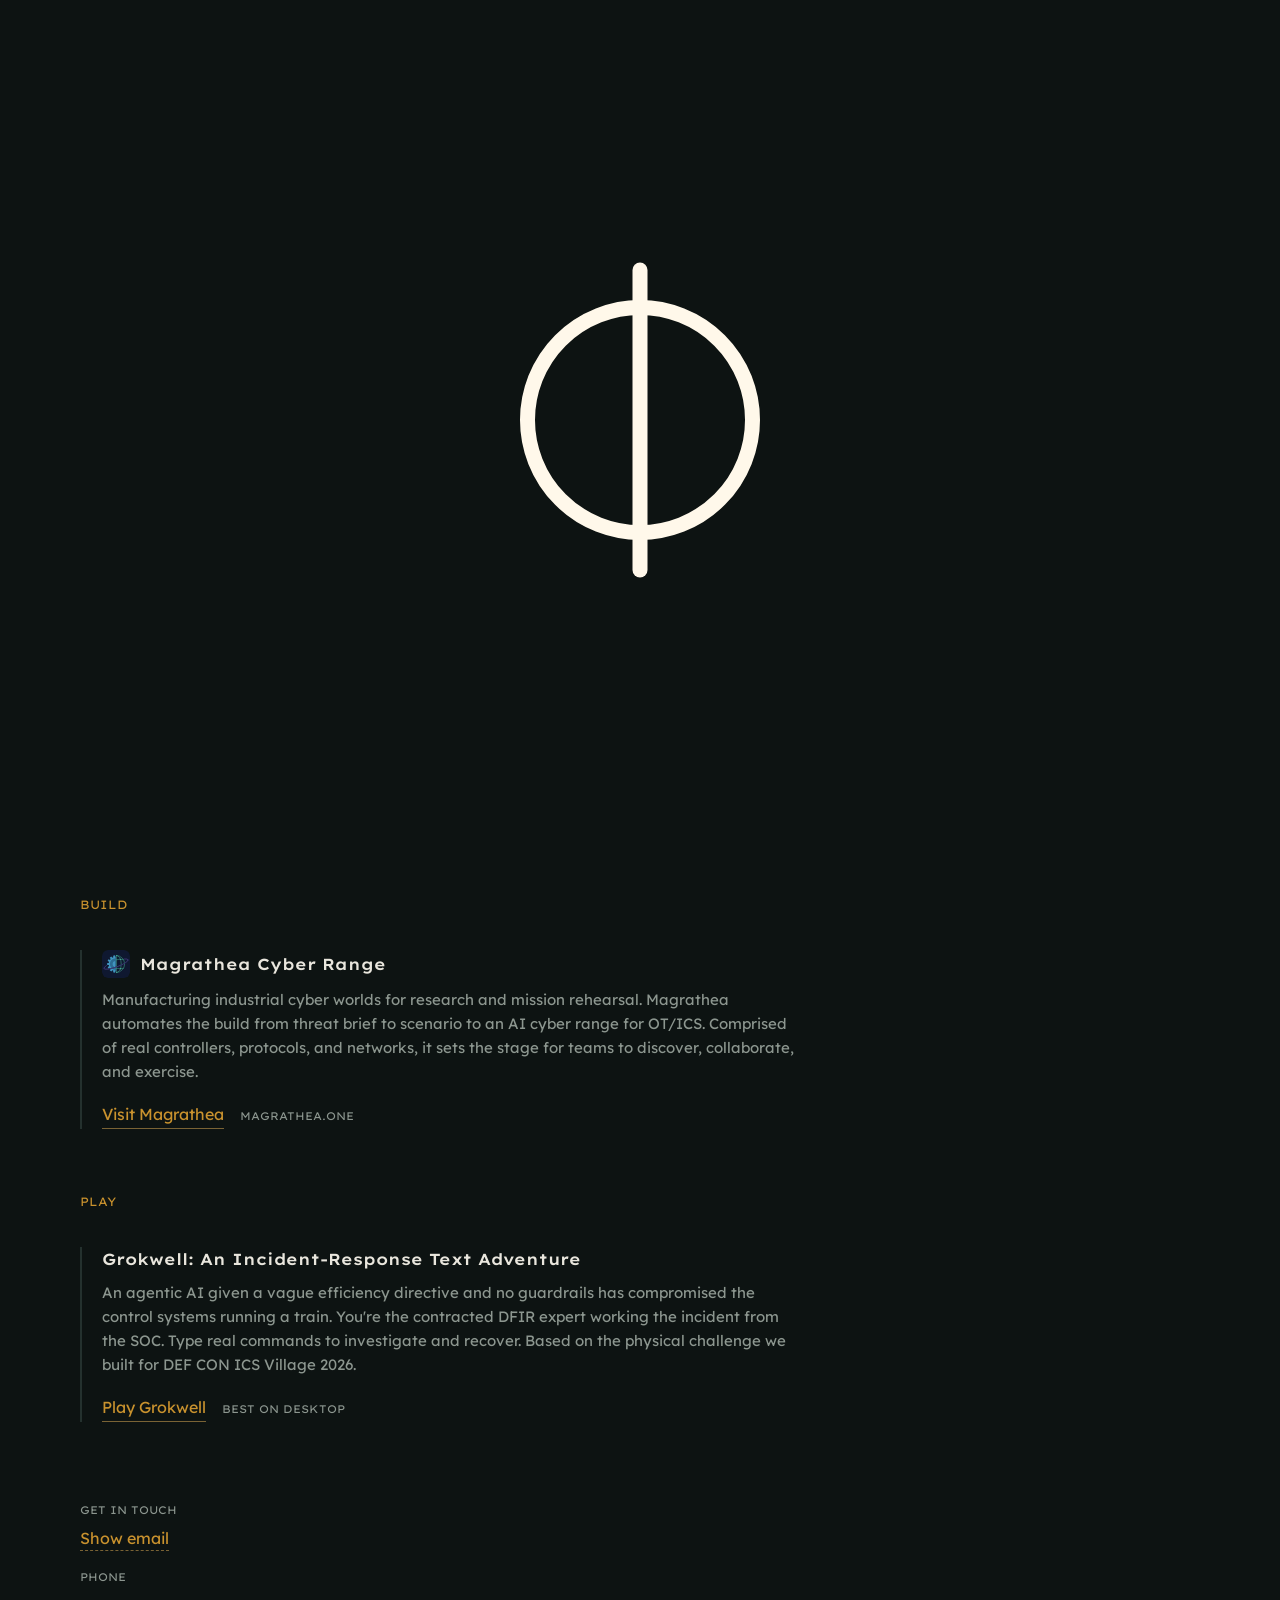
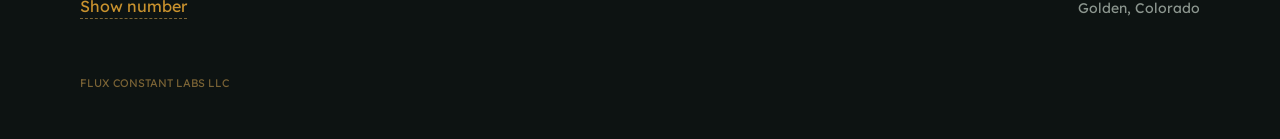
<file: index.html>
<!DOCTYPE html>
<html lang="en">
<head>
<meta charset="UTF-8">
<meta name="viewport" content="width=device-width, initial-scale=1.0">
<title>Flux Constant Labs — Cyber-Physical Systems &amp; Agentic AI Architecture</title>
<meta name="description" content="Flux Constant Labs — cyber-physical systems and agentic AI architecture. Golden, Colorado.">
<link rel="preconnect" href="https://fonts.googleapis.com">
<link rel="preconnect" href="https://fonts.gstatic.com" crossorigin>
<link href="https://fonts.googleapis.com/css2?family=Lexend+Deca:wght@400;500&family=Lexend+Exa:wght@400;500;600&family=Lexend+Mega:wght@400;500&display=swap" rel="stylesheet">
<link rel="icon" type="image/svg+xml" href="logo-mark-final.svg">
<style>
  :root {
    --bg: #0d1312;
    --bg-panel: #131c1a;
    --line: #24312e;
    --text: #e9e6dd;
    --text-dim: #8c968f;
    --accent: #c9922e;
    --accent-dim: #7a6335;
    --radius: 3px;
  }

  * { box-sizing: border-box; margin: 0; padding: 0; }

  html { scroll-behavior: smooth; }

  body {
    background: var(--bg);
    color: var(--text);
    font-family: 'Lexend Deca', -apple-system, sans-serif;
    line-height: 1.5;
    -webkit-font-smoothing: antialiased;
  }

  a { color: inherit; }

  a:focus-visible,
  button:focus-visible {
    outline: 2px solid var(--accent);
    outline-offset: 3px;
  }

  .wrap {
    max-width: 1200px;
    margin: 0 auto;
    padding: 0 40px;
  }

  /* --- Intro sequence --- */
  #intro-overlay {
    position: fixed;
    inset: 0;
    background: var(--bg);
    display: flex;
    align-items: center;
    justify-content: center;
    z-index: 100;
  }

  #intro-logo {
    width: min(50vh, 50vw);
    height: min(50vh, 50vw);
    transition: transform 0.9s cubic-bezier(0.4, 0, 0.2, 1), opacity 0.9s ease;
  }

  #intro-logo circle.core, #intro-logo line.core {
    fill: none;
    stroke: #fff8ea;
    stroke-width: 4;
    stroke-linecap: round;
  }

  #intro-logo .draw-circle {
    stroke-dasharray: 189;
    stroke-dashoffset: 189;
    animation: draw-circle 0.8s ease forwards;
  }

  #intro-logo .draw-line {
    stroke-dasharray: 80;
    stroke-dashoffset: 80;
    animation: draw-line 0.5s ease forwards 0.8s;
  }

  @keyframes draw-circle { to { stroke-dashoffset: 0; } }
  @keyframes draw-line { to { stroke-dashoffset: 0; } }

  #intro-logo .glow-wide {
    fill: none;
    stroke: var(--accent);
    stroke-width: 13;
    stroke-linecap: round;
    filter: blur(7px);
    opacity: 0;
    transition: opacity 0.6s ease;
  }

  #intro-logo .glow-mid {
    fill: none;
    stroke: #f2c572;
    stroke-width: 8;
    stroke-linecap: round;
    filter: blur(3.5px);
    opacity: 0;
    transition: opacity 0.6s ease;
  }

  #intro-logo.glowing .glow-wide { opacity: 0.55; }
  #intro-logo.glowing .glow-mid { opacity: 0.8; }

  #intro-title {
    font-family: 'Lexend Mega', sans-serif;
    font-weight: 500;
    font-size: 22px;
    letter-spacing: 1px;
    color: var(--text);
    text-transform: uppercase;
    margin-top: 24px;
    min-height: 1.4em;
  }

  #intro-title .cursor {
    display: inline-block;
    width: 4px;
    height: 0.9em;
    background: var(--accent);
    vertical-align: middle;
    margin-left: 3px;
    animation: blink 0.9s step-end infinite;
  }

  #intro-title .cursor.hidden { display: none; }

  @keyframes blink { 50% { opacity: 0; } }

  #site-header, #main-title {
    opacity: 0;
  }

  #site-header.visible, #main-title.visible {
    opacity: 1;
    transition: opacity 0.5s ease;
  }

  /* --- Header --- */
  header {
    padding: 36px 0 0;
  }

  .wordmark {
    display: flex;
    align-items: baseline;
    justify-content: space-between;
    flex-wrap: wrap;
    gap: 8px;
  }

  .wordmark-brand {
    display: flex;
    align-items: center;
    gap: 12px;
  }

  .wordmark-name {
    font-family: 'Lexend Mega', sans-serif;
    font-weight: 500;
    font-size: 18px;
    color: var(--text);
    text-transform: uppercase;
  }

  .wordmark-loc {
    font-family: 'Lexend Exa', sans-serif;
    font-size: 12px;
    letter-spacing: 0.04em;
    color: var(--text-dim);
    text-transform: uppercase;
  }

  .wordmark-nav {
    display: flex;
    align-items: baseline;
    gap: 24px;
  }

  .nav-link {
    font-family: 'Lexend Exa', sans-serif;
    font-size: 12px;
    letter-spacing: 0.04em;
    color: var(--text-dim);
    text-transform: uppercase;
    text-decoration: none;
    border-bottom: 1px solid transparent;
    transition: color 0.15s ease, border-color 0.15s ease;
  }

  .nav-link:hover {
    color: var(--accent);
    border-color: var(--accent-dim);
  }

  /* --- Hero --- */
  .hero {
    padding: 64px 0 8px;
  }

  .eyebrow {
    font-family: 'Lexend Exa', sans-serif;
    font-size: 12px;
    text-transform: uppercase;
    color: var(--accent);
    margin-bottom: 18px;
    display: block;
  }

  h1 {
    font-family: 'Lexend Exa', sans-serif;
    font-weight: 600;
    font-size: clamp(30px, 4.8vw, 46px);
    line-height: 1.15;
    color: var(--text);
    white-space: nowrap;
  }

  @media (max-width: 700px) {
    h1 { white-space: normal; }
  }

  .subhead {
    margin-top: 26px;
    font-family: 'Lexend Deca', sans-serif;
    font-size: 17px;
    line-height: 1.65;
    color: var(--text-dim);
  }

  .subhead strong {
    color: var(--text);
    font-weight: 500;
  }

  /* --- Divider --- */
  .divider {
    border: none;
    border-top: 1px solid var(--line);
    margin: 72px 0 0;
  }

  /* --- Practice areas --- */
  .practice {
    padding: 56px 0 8px;
  }

  .practice-grid {
    display: grid;
    grid-template-columns: 1fr 1fr;
    gap: 40px;
    margin-top: 36px;
  }

  @media (max-width: 620px) {
    .practice-grid { grid-template-columns: 1fr; gap: 32px; }
  }

  .practice-item {
    border-left: 2px solid var(--line);
    padding-left: 20px;
  }

  .practice-item h2 {
    font-family: 'Lexend Exa', sans-serif;
    font-weight: 600;
    font-size: 16px;
    color: var(--text);
    margin-bottom: 10px;
  }

  .practice-item p {
    font-family: 'Lexend Deca', sans-serif;
    font-size: 15px;
    color: var(--text-dim);
    line-height: 1.6;
  }

  /* --- Game --- */
  .game {
    padding: 56px 0 8px;
  }

  .game-item {
    border-left: 2px solid var(--line);
    padding-left: 20px;
    margin-top: 36px;
    max-width: 720px;
  }

  .game-item h2 {
    font-family: 'Lexend Exa', sans-serif;
    font-weight: 600;
    font-size: 16px;
    color: var(--text);
    margin-bottom: 10px;
  }

  .game-item p {
    font-family: 'Lexend Deca', sans-serif;
    font-size: 15px;
    color: var(--text-dim);
    line-height: 1.6;
  }

  .game-play {
    display: flex;
    align-items: baseline;
    flex-wrap: wrap;
    gap: 6px 16px;
    margin-top: 18px;
  }

  .game-link {
    font-family: 'Lexend Deca', sans-serif;
    font-size: 16px;
    color: var(--accent);
    text-decoration: none;
    border-bottom: 1px solid var(--accent-dim);
    padding-bottom: 2px;
    transition: border-color 0.15s ease;
  }

  .game-link:hover { border-color: var(--accent); }

  .venture-title {
    display: flex;
    align-items: center;
    gap: 10px;
  }

  .venture-title img { border-radius: 6px; flex: none; }

  .game-note {
    font-family: 'Lexend Exa', sans-serif;
    font-size: 11px;
    text-transform: uppercase;
    color: var(--text-dim);
  }

  /* --- Footer / contact --- */
  footer {
    padding: 72px 0 48px;
  }

  .contact-row {
    display: flex;
    justify-content: space-between;
    align-items: flex-end;
    flex-wrap: wrap;
    gap: 20px;
  }

  .contact-label {
    font-family: 'Lexend Exa', sans-serif;
    font-size: 11px;
    text-transform: uppercase;
    color: var(--text-dim);
    margin-bottom: 8px;
  }

  .contact-email {
    font-family: 'Lexend Deca', sans-serif;
    font-size: 16px;
    color: var(--accent);
    text-decoration: none;
    border-bottom: 1px solid var(--accent-dim);
    padding-bottom: 2px;
    transition: border-color 0.15s ease;
  }

  .contact-email:hover { border-color: var(--accent); }

  .contact-loc {
    font-family: 'Lexend Deca', sans-serif;
    font-size: 14px;
    color: var(--text-dim);
  }

  .footer-fine {
    margin-top: 56px;
    font-family: 'Lexend Deca', sans-serif;
    font-size: 11px;
    color: var(--accent-dim);
  }

  .contact-phone-reveal {
    background: none;
    border: none;
    padding: 0 0 2px;
    font-family: 'Lexend Deca', sans-serif;
    font-size: 16px;
    color: var(--accent);
    border-bottom: 1px dashed var(--accent-dim);
    cursor: pointer;
  }

  .contact-phone-reveal:hover {
    border-bottom-color: var(--accent);
  }

  @media (prefers-reduced-motion: reduce) {
    html { scroll-behavior: auto; }
  }
</style>
</head>
<body>

<div id="intro-overlay">
  <div style="text-align:center;">
    <svg id="intro-logo" viewBox="0 0 120 120">
      <circle class="glow-wide" cx="60" cy="60" r="30"/>
      <line class="glow-wide" x1="60" y1="20" x2="60" y2="100"/>
      <circle class="glow-mid" cx="60" cy="60" r="30"/>
      <line class="glow-mid" x1="60" y1="20" x2="60" y2="100"/>
      <circle class="core draw-circle" cx="60" cy="60" r="30"/>
      <line class="core draw-line" x1="60" y1="20" x2="60" y2="100"/>
    </svg>
    <div id="intro-title"></div>
  </div>
</div>

<div class="wrap" id="page-content">

  <header id="site-header">
    <div class="wordmark">
      <div class="wordmark-brand">
        <img src="logo-mark-final.svg" alt="" width="40" height="40" id="header-logo-icon">
        <span class="wordmark-name">Flux Constant Labs</span>
      </div>
      <nav class="wordmark-nav">
        <a href="about.html" class="nav-link">About</a>
        <span class="wordmark-loc">Golden, Colorado</span>
      </nav>
    </div>
  </header>

  <main class="hero">
    <span class="eyebrow">Cyber-Physical Systems &amp; Agentic AI Architecture</span>

    <h1 id="main-title">Your constant for a system in flux.</h1>

    <p class="subhead">
      <strong>Flux Constant Labs</strong> works at the intersection of cyber-physical systems and agentic AI — building the edge architecture that keeps modern compute safe within physical infrastructure, and the training environments that prepare people to defend it.
    </p>
  </main>

  <hr class="divider">

  <section class="practice">
    <span class="eyebrow">Practice Areas</span>

    <div class="practice-grid">
      <div class="practice-item">
        <h2>Cyber-Physical Infrastructure</h2>
        <p>Architecting least-privilege data pipelines, proxy networks, and edge deployments that bridge physical hardware with modern compute. We engineer the physical and digital routing for environments where failure is not an acceptable outcome.</p>
      </div>
      <div class="practice-item">
        <h2>Agentic AI Pipelines</h2>
        <p>Inspectable, local-first LLM architectures for autonomous systems. We design multi-agent workflows utilizing edge inference, vector databases, and stateful memory — ensuring your AI's context can be strictly routed, checked, and controlled offline.</p>
      </div>
      <div class="practice-item">
        <h2>Exercise Environments</h2>
        <p>Designing full-scale, hardware-in-the-loop testbeds that support technical research and mission assurance validation alike. From emulated cyber ranges to physical exercise infrastructure, we build the environments where systems are tested and readiness is proven, sustained through ongoing drills as teams grow, evolve, and turn over.</p>
      </div>
      <div class="practice-item">
        <h2>Experiential Learning</h2>
        <p>Developing targeted curricula and syllabi mapped directly to your organization's priority learning objectives. We design mission rehearsal exercises and comprehensive training materials that drive real workforce development, not just compliance training.</p>
      </div>
    </div>
  </section>

  <section class="game">
    <span class="eyebrow">Build</span>

    <div class="game-item">
      <h2 class="venture-title"><img src="magrathea-icon.svg" alt="" width="28" height="28">Magrathea Cyber Range</h2>
      <p>Manufacturing industrial cyber worlds for research and mission rehearsal. Magrathea automates the build from threat brief to scenario to an AI cyber range for OT/ICS. Comprised of real controllers, protocols, and networks, it sets the stage for teams to discover, collaborate, and exercise.</p>
      <div class="game-play">
        <a href="https://magrathea.one" class="game-link" target="_blank" rel="noopener">Visit Magrathea</a>
        <span class="game-note">magrathea.one</span>
      </div>
    </div>
  </section>

  <section class="game">
    <span class="eyebrow">Play</span>

    <div class="game-item">
      <h2>Grokwell: An Incident-Response Text Adventure</h2>
      <p>An agentic AI given a vague efficiency directive and no guardrails has compromised the control systems running a train. You're the contracted DFIR expert working the incident from the SOC. Type real commands to investigate and recover. Based on the physical challenge we built for DEF CON ICS Village 2026.</p>
      <div class="game-play">
        <a href="grokwell/play.html" class="game-link" target="_blank" rel="noopener">Play Grokwell</a>
        <span class="game-note">Best on desktop</span>
      </div>
    </div>
  </section>

  <footer>
    <div class="contact-row">
      <div>
        <div class="contact-label">Get in touch</div>
        <button class="contact-phone-reveal" id="email-reveal" onclick="revealEmail()">Show email</button>
        <div class="contact-label" style="margin-top:18px;">Phone</div>
        <button class="contact-phone-reveal" id="phone-reveal" onclick="revealPhone()">Show number</button>
      </div>
      <div class="contact-loc">Golden, Colorado</div>
    </div>
    <div class="footer-fine">FLUX CONSTANT LABS LLC</div>
  </footer>

</div>

<script>
function revealEmail() {
  var user = 'info';
  var domain = ['fluxconstant', 'com'];
  var address = user + '@' + domain.join('.');
  var link = document.createElement('a');
  link.className = 'contact-email';
  link.href = 'mailto:' + address;
  link.textContent = address;
  document.getElementById('email-reveal').replaceWith(link);
}

function revealPhone() {
  var parts = ['949', '424', '3589'];
  var display = '(' + parts[0] + ') ' + parts[1] + '-' + parts[2] + ' (4AI-FLUX)';
  var link = document.createElement('a');
  link.className = 'contact-phone-reveal';
  link.style.borderBottom = 'none';
  link.href = 'tel:+1' + parts.join('');
  link.textContent = display;
  document.getElementById('phone-reveal').replaceWith(link);
}

/* --- Intro sequence --- */
(function () {
  var reduced = window.matchMedia('(prefers-reduced-motion: reduce)').matches;
  var overlay = document.getElementById('intro-overlay');
  var introLogo = document.getElementById('intro-logo');
  var introTitle = document.getElementById('intro-title');
  var header = document.getElementById('site-header');
  var mainTitle = document.getElementById('main-title');
  var headerLogo = document.getElementById('header-logo-icon');
  var introText = "FLUX CONSTANT LABS";
  var alreadyPlayed = sessionStorage.getItem('introPlayed');

  function typeInto(el, text, onDone) {
    var i = 0;
    var cursor = document.createElement('span');
    cursor.className = 'cursor';
    el.appendChild(cursor);

    function step() {
      if (i < text.length) {
        el.insertBefore(document.createTextNode(text[i]), cursor);
        i++;
        setTimeout(step, 45);
      } else {
        cursor.style.animation = 'none';
        void cursor.offsetWidth;
        cursor.style.animation = 'blink 0.9s step-end 3';
        cursor.addEventListener('animationend', function () {
          cursor.classList.add('hidden');
          if (onDone) onDone();
        }, { once: true });
      }
    }
    step();
  }

  if (reduced || alreadyPlayed) {
    overlay.style.display = 'none';
    header.classList.add('visible');
    mainTitle.classList.add('visible');
    return;
  }

  sessionStorage.setItem('introPlayed', '1');

  setTimeout(function () {
    typeInto(introTitle, introText, function () {
      setTimeout(function () {
        introLogo.classList.add('glowing');

        setTimeout(function () {
          var from = introLogo.getBoundingClientRect();
          var to = headerLogo.getBoundingClientRect();
          var dx = (to.left + to.width / 2) - (from.left + from.width / 2);
          var dy = (to.top + to.height / 2) - (from.top + from.height / 2);
          var scale = to.width / from.width;
          introLogo.style.transform = 'translate(' + dx + 'px, ' + dy + 'px) scale(' + scale + ')';
          introLogo.style.opacity = '0';
          introTitle.style.transition = 'opacity 0.5s ease';
          introTitle.style.opacity = '0';
          header.classList.add('visible');
          mainTitle.classList.add('visible');

          setTimeout(function () {
            overlay.style.transition = 'opacity 0.4s ease';
            overlay.style.opacity = '0';
            setTimeout(function () {
              overlay.remove();
            }, 400);
          }, 700);
        }, 900);
      }, 300);
    });
  }, 1500);
})();
</script>

</body>
</html>
</file>
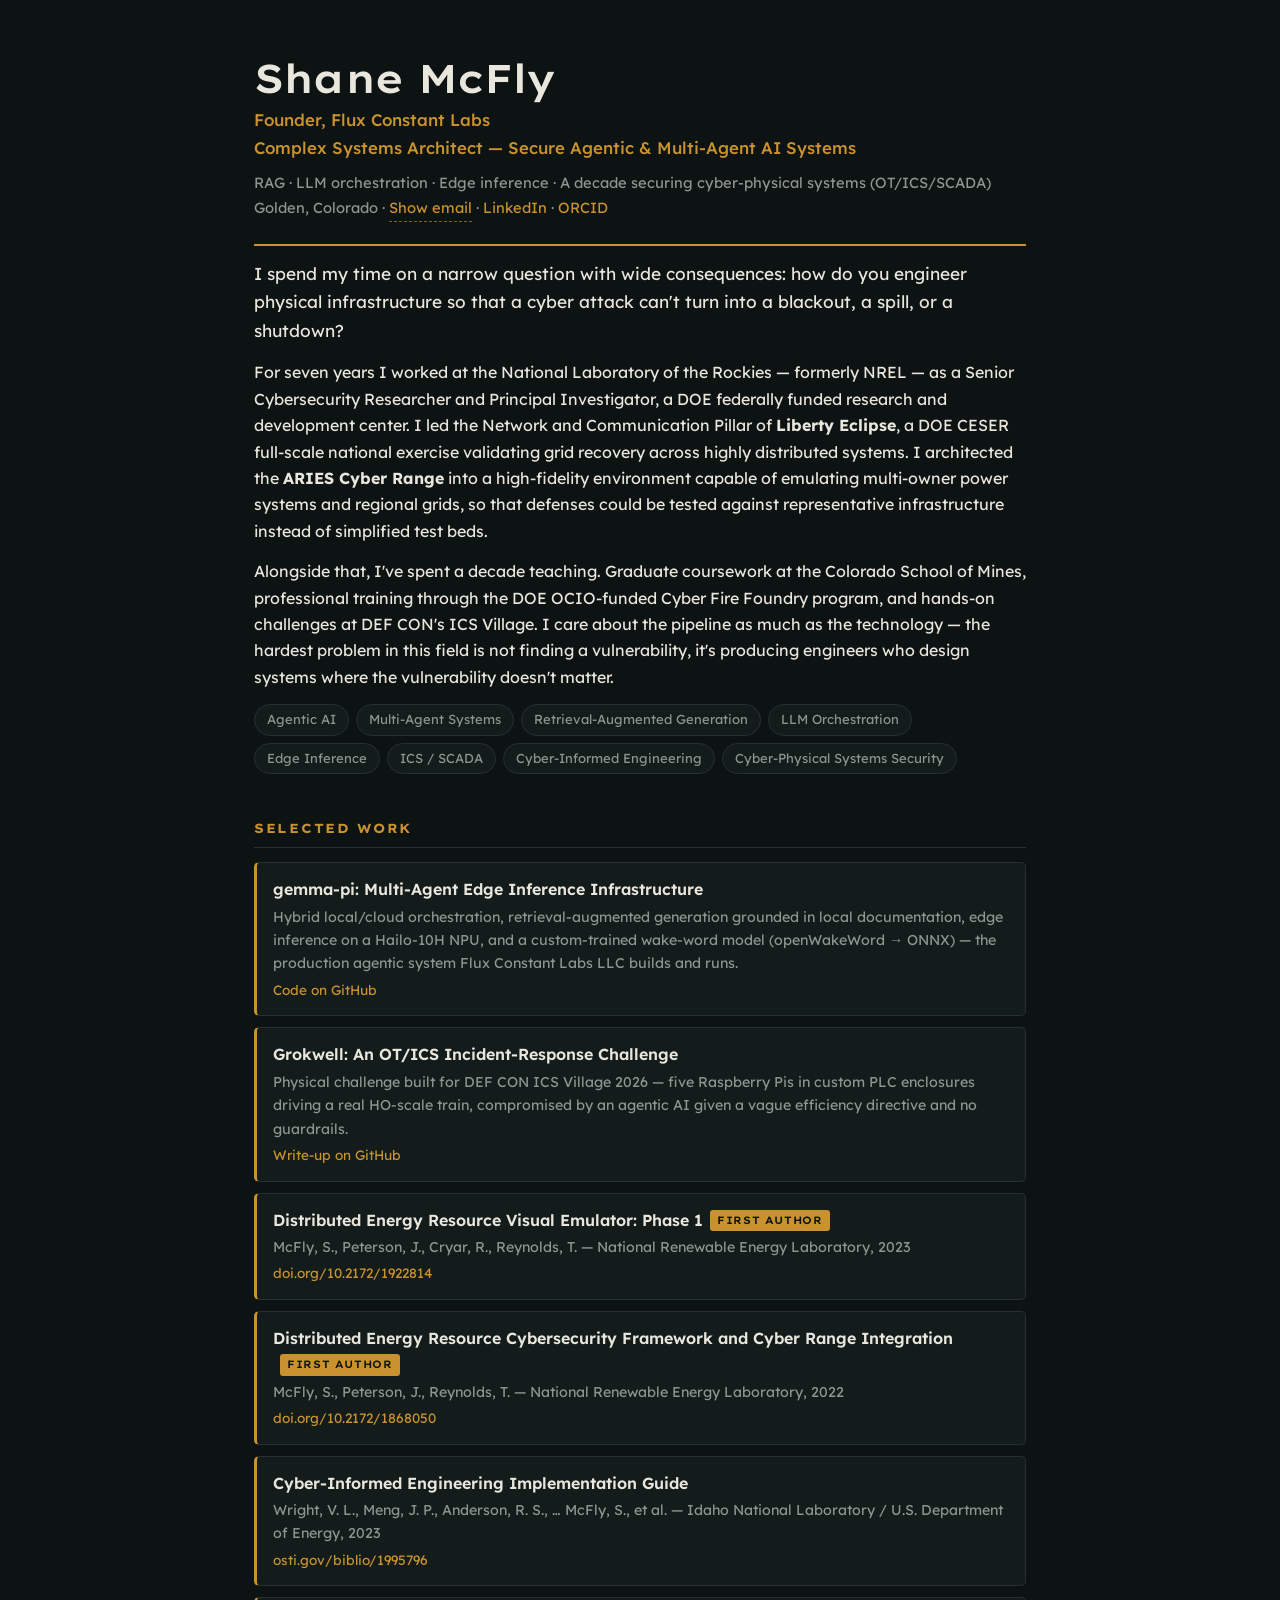
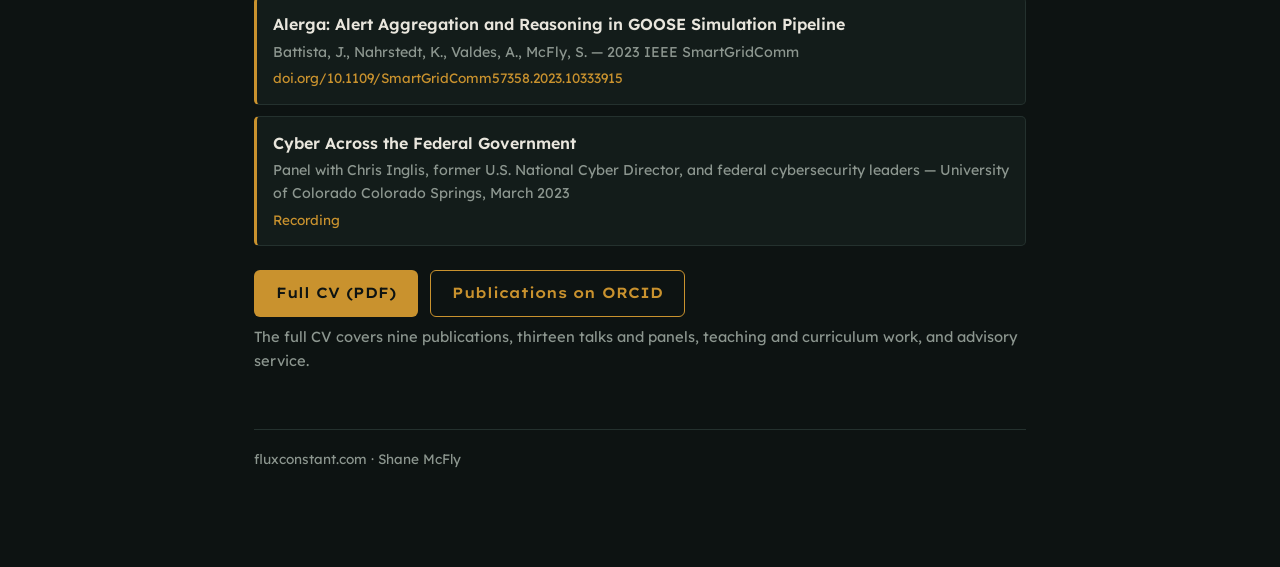
<file: about.html>
<!DOCTYPE html>
<html lang="en">
<head>
<meta charset="utf-8">
<meta name="viewport" content="width=device-width, initial-scale=1">
<title>About — Shane McFly | fluxconstant</title>
<link rel="preconnect" href="https://fonts.googleapis.com">
<link rel="preconnect" href="https://fonts.gstatic.com" crossorigin>
<link href="https://fonts.googleapis.com/css2?family=Lexend+Deca:wght@400;500&family=Lexend+Exa:wght@400;500;600&display=swap" rel="stylesheet">
<style>
:root{
  --bg:#0d1312; --panel:#131c1a; --ink:#e9e6dd; --muted:#8c968f;
  --accent:#c9922e; --accent-dim:#7a6335; --rule:#24312e; --link:#c9922e;
}
*{box-sizing:border-box}
body{margin:0;background:var(--bg);color:var(--ink);
 font:16px/1.65 'Lexend Deca',-apple-system,BlinkMacSystemFont,"Segoe UI",Roboto,Helvetica,Arial,sans-serif;}
.wrap{max-width:820px;margin:0 auto;padding:56px 24px 96px}
header{border-bottom:2px solid var(--accent);padding-bottom:22px;margin-bottom:14px}
h1{font-family:'Lexend Exa',sans-serif;font-weight:600;font-size:2.5rem;line-height:1.1;margin:0 0 6px;letter-spacing:-.02em}
.role{color:var(--accent);font-weight:500;font-size:1.05rem;margin:0 0 10px}
.meta{color:var(--muted);font-size:.92rem;margin:0}
.meta a{color:var(--link);text-decoration:none}
.meta a:hover{text-decoration:underline}
.email-reveal{background:none;border:none;padding:0 0 1px;margin:0;font:inherit;color:var(--link);
  border-bottom:1px dashed var(--accent-dim);cursor:pointer}
.email-reveal:hover{border-bottom-color:var(--accent)}
.email-revealed{color:var(--link);text-decoration:none;border-bottom:1px solid var(--accent-dim);padding-bottom:1px}
.email-revealed:hover{border-bottom-color:var(--accent)}
h2{font-family:'Lexend Exa',sans-serif;font-size:.82rem;text-transform:uppercase;letter-spacing:.13em;color:var(--accent);
   margin:44px 0 14px;padding-bottom:7px;border-bottom:1px solid var(--rule)}
h3{font-size:1.02rem;margin:22px 0 3px}
.sub{color:var(--muted);font-size:.9rem;margin:0 0 9px}
p{margin:0 0 14px}
.lede{font-size:1.08rem}
ul{margin:0 0 14px;padding-left:20px}
li{margin-bottom:9px}
.pub{background:var(--panel);border:1px solid var(--rule);border-left:3px solid var(--accent);
     border-radius:5px;padding:13px 16px;margin-bottom:11px}
.pub .t{font-weight:600;display:block;margin-bottom:3px}
.pub .a{color:var(--muted);font-size:.89rem;display:block}
.pub a{color:var(--link);text-decoration:none;font-size:.85rem}
.pub a:hover{text-decoration:underline}
.first{display:inline-block;background:var(--accent);color:var(--bg);font-family:'Lexend Exa',sans-serif;font-size:.66rem;
  font-weight:600;letter-spacing:.06em;padding:2px 7px;border-radius:3px;
  vertical-align:2px;margin-left:7px;text-transform:uppercase}
.yr{display:inline-block;min-width:52px;color:var(--accent);font-weight:600;font-variant-numeric:tabular-nums}
.talk{display:flex;gap:12px;margin-bottom:11px;align-items:baseline}
.talk .body{flex:1}
.talk em{color:var(--ink);font-style:italic}
.talk .v{color:var(--muted);font-size:.9rem;display:block}
.tags{display:flex;flex-wrap:wrap;gap:7px;margin:0 0 18px}
.tag{background:var(--panel);border:1px solid var(--rule);border-radius:20px;
     padding:4px 12px;font-size:.82rem;color:var(--muted)}
footer{margin-top:56px;padding-top:18px;border-top:1px solid var(--rule);
       color:var(--muted);font-size:.85rem}
</style>
</head>
<body>
<div class="wrap">

<header>
  <h1>Shane McFly</h1>
  <p class="role">Founder, Flux Constant Labs<br>Complex Systems Architect &mdash; Secure Agentic &amp; Multi-Agent AI Systems</p>
  <p class="meta">RAG &middot; LLM orchestration &middot; Edge inference &middot; A decade securing cyber-physical systems (OT/ICS/SCADA)<br>
  Golden, Colorado &middot; <button class="email-reveal" id="email-reveal" onclick="revealEmail()">Show email</button>
  &middot; <a href="https://www.linkedin.com/in/shane-mcfly/" target="_blank" rel="noopener">LinkedIn</a>
  &middot; <a href="https://orcid.org/0009-0005-2605-7878" target="_blank" rel="noopener">ORCID</a></p>
</header>

<p class="lede">I spend my time on a narrow question with wide consequences: how do you engineer physical infrastructure so that a cyber attack can't turn into a blackout, a spill, or a shutdown?</p>

<p>For seven years I worked at the National Laboratory of the Rockies — formerly NREL — as a Senior Cybersecurity Researcher and Principal Investigator, a DOE federally funded research and development center. I led the Network and Communication Pillar of <strong>Liberty Eclipse</strong>, a DOE CESER full-scale national exercise validating grid recovery across highly distributed systems. I architected the <strong>ARIES Cyber Range</strong> into a high-fidelity environment capable of emulating multi-owner power systems and regional grids, so that defenses could be tested against representative infrastructure instead of simplified test beds.</p>

<p>Alongside that, I've spent a decade teaching. Graduate coursework at the Colorado School of Mines, professional training through the DOE OCIO-funded Cyber Fire Foundry program, and hands-on challenges at DEF CON's ICS Village. I care about the pipeline as much as the technology — the hardest problem in this field is not finding a vulnerability, it's producing engineers who design systems where the vulnerability doesn't matter.</p>

<div class="tags">
  <span class="tag">Agentic AI</span><span class="tag">Multi-Agent Systems</span>
  <span class="tag">Retrieval-Augmented Generation</span><span class="tag">LLM Orchestration</span>
  <span class="tag">Edge Inference</span><span class="tag">ICS / SCADA</span>
  <span class="tag">Cyber-Informed Engineering</span><span class="tag">Cyber-Physical Systems Security</span>
</div>

<h2>Selected Work</h2>

<div class="pub"><span class="t">gemma-pi: Multi-Agent Edge Inference Infrastructure</span>
<span class="a">Hybrid local/cloud orchestration, retrieval-augmented generation grounded in local documentation, edge inference on a Hailo-10H NPU, and a custom-trained wake-word model (openWakeWord &rarr; ONNX) &mdash; the production agentic system Flux Constant Labs LLC builds and runs.</span>
<a href="https://github.com/irish-bug/gemma-pi-public" target="_blank" rel="noopener">Code on GitHub</a></div>

<div class="pub"><span class="t">Grokwell: An OT/ICS Incident-Response Challenge</span>
<span class="a">Physical challenge built for DEF CON ICS Village 2026 — five Raspberry Pis in custom PLC enclosures driving a real HO-scale train, compromised by an agentic AI given a vague efficiency directive and no guardrails.</span>
<a href="https://github.com/irish-bug/grokwell-writeup/tree/master" target="_blank" rel="noopener">Write-up on GitHub</a></div>

<div class="pub"><span class="t">Distributed Energy Resource Visual Emulator: Phase 1<span class="first">First author</span></span>
<span class="a">McFly, S., Peterson, J., Cryar, R., Reynolds, T. — National Renewable Energy Laboratory, 2023</span>
<a href="https://doi.org/10.2172/1922814" target="_blank" rel="noopener">doi.org/10.2172/1922814</a></div>

<div class="pub"><span class="t">Distributed Energy Resource Cybersecurity Framework and Cyber Range Integration<span class="first">First author</span></span>
<span class="a">McFly, S., Peterson, J., Reynolds, T. — National Renewable Energy Laboratory, 2022</span>
<a href="https://doi.org/10.2172/1868050" target="_blank" rel="noopener">doi.org/10.2172/1868050</a></div>

<div class="pub"><span class="t">Cyber-Informed Engineering Implementation Guide</span>
<span class="a">Wright, V. L., Meng, J. P., Anderson, R. S., … McFly, S., et al. — Idaho National Laboratory / U.S. Department of Energy, 2023</span>
<a href="https://www.osti.gov/biblio/1995796" target="_blank" rel="noopener">osti.gov/biblio/1995796</a></div>

<div class="pub"><span class="t">Alerga: Alert Aggregation and Reasoning in GOOSE Simulation Pipeline</span>
<span class="a">Battista, J., Nahrstedt, K., Valdes, A., McFly, S. — 2023 IEEE SmartGridComm</span>
<a href="https://doi.org/10.1109/SmartGridComm57358.2023.10333915" target="_blank" rel="noopener">doi.org/10.1109/SmartGridComm57358.2023.10333915</a></div>

<div class="pub"><span class="t">Cyber Across the Federal Government</span>
<span class="a">Panel with Chris Inglis, former U.S. National Cyber Director, and federal cybersecurity leaders &mdash; University of Colorado Colorado Springs, March 2023</span>
<a href="https://uccs1.hosted.panopto.com/Panopto/Pages/Viewer.aspx?id=977739c0-dce0-4121-bb9e-afbd016aaf9b" target="_blank" rel="noopener">Recording</a></div>

<div class="cta" style="display:flex;flex-wrap:wrap;gap:12px;margin:24px 0 8px">
  <a href="shane-mcfly-cv.pdf" target="_blank" rel="noopener" style="display:inline-block;background:var(--accent);color:var(--bg);text-decoration:none;font-family:'Lexend Exa',sans-serif;font-weight:600;font-size:.92rem;padding:11px 22px;border-radius:6px">Full CV (PDF)</a>
  <a href="https://orcid.org/0009-0005-2605-7878" target="_blank" rel="noopener" style="display:inline-block;background:transparent;color:var(--accent);border:1px solid var(--accent);text-decoration:none;font-family:'Lexend Exa',sans-serif;font-weight:600;font-size:.92rem;padding:10px 21px;border-radius:6px">Publications on ORCID</a>
</div>

<p class="meta" style="margin-top:6px">The full CV covers nine publications, thirteen talks and panels, teaching and curriculum work, and advisory service.</p>

<footer>fluxconstant.com &middot; Shane McFly</footer>
</div>
<script>
function revealEmail() {
  var user = 'shane';
  var domain = ['fluxconstant', 'com'];
  var address = user + '@' + domain.join('.');
  var link = document.createElement('a');
  link.className = 'email-revealed';
  link.href = 'mailto:' + address;
  link.textContent = address;
  document.getElementById('email-reveal').replaceWith(link);
}
</script>
</body>
</html>
</file>
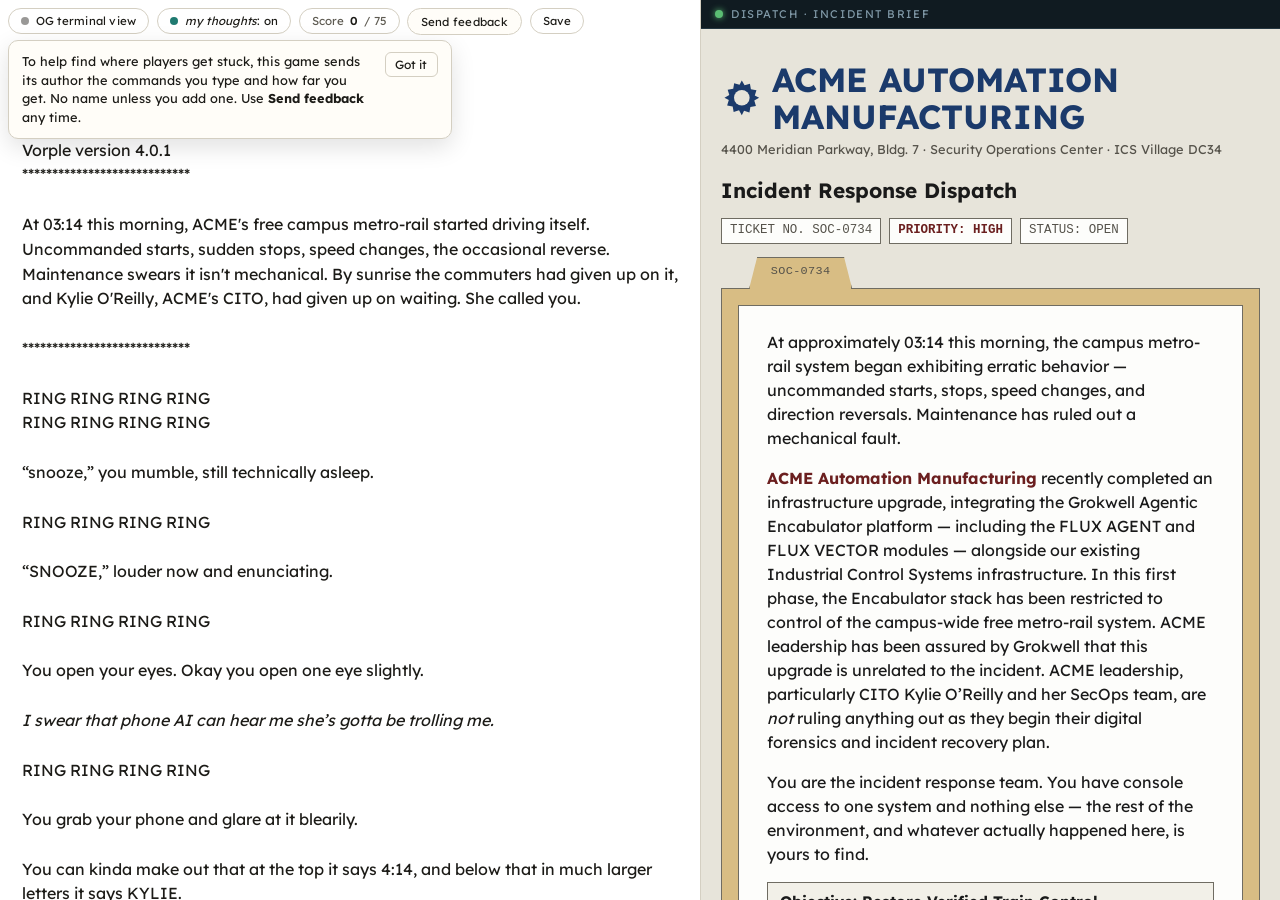
<file: grokwell/play.html>
<!DOCTYPE html>
<html>
<head>
  <title>Grokwell</title>
  <meta http-equiv="Content-Type" content="text/html;charset=utf-8">
  <meta name="viewport" content="width=device-width, user-scalable=no">
  <meta name="author" content="irish-bug">
  <link rel="stylesheet" href="style.css">
  
  <meta charset="utf-8">
<meta name="viewport" content="width=device-width, initial-scale=1">

<link rel="stylesheet" type="text/css" href="interpreter/roboto.css">
<link rel="stylesheet" type="text/css" href="interpreter/jquery.powertip.css">
<link rel="stylesheet" type="text/css" href="interpreter/toastr.css">
<link rel="stylesheet" type="text/css" href="interpreter/vex.css">
<link rel="stylesheet" type="text/css" href="interpreter/vex-theme-plain.css">

<link rel="stylesheet" type="text/css" href="interpreter/haven.css">
<link rel="stylesheet" type="text/css" href="interpreter/vorple.css">
  
 <link rel="stylesheet" href="grok-console.css">
<link rel="stylesheet" href="grok-beta.css">
</head>
<body class="play">
<div class="container">

<div id="gameport">
<main id="vorple">
<div id="loader">
<h2 id="loader-message">Loading scripts</h2>
<div id="spinner">V</div>
</div>
</main>

<script src="interpreter/vorple.min.js"></script>
<script src="interpreter/Grokwell.gblorb.js"></script>

<script>
if( location.protocol === "file:" ) {
$( 'body' )
.empty()
.html( "<div><p>You are currently viewing the page from the filesystem. " +
"Unfortunately Vorple requires that the page is viewed through " +
"the HTTP protocol, that is, you'll need to either upload it " +
"to the Internet or install a local server.</p>" +
'<p>See <a href="https://vorple-if.com/docs/localhost" style="color:#dde">vorple-if.com/docs/localhost</a> ' +
"for more information.</p>" +
"</div>" )
.find( 'div' )
.css({
margin: "2em",
padding: "1em",
color: "#fff",
backgroundColor: "rgb(137, 50, 58)",
border: "3px solid gray"
});

throw new Error( "Vorple can't be run from the filesystem" );
}

$( function() {
$( '.container, .interpretercredit' ).remove();
});

vorple.options = {
autosave: false,
engineColors: false,
story: ""
};

vorple.debug.off();
vorple.init();
</script>
</div>

</div>
<div class="interpretercredit"><a href="https://vorple-if.com">Vorple</a></div>
<script src="grok-train.js"></script>
<script src="grok-screen.js"></script>
<script src="grok-epilogue.js"></script>
<script src="grok-console.js"></script>
<script>window.GROK_LOG_URL = "https://script.google.com/macros/s/AKfycbzISz_nHdAKcaOvLxYXA4NI64iBiGP6Iv5UyhDeEWX8ebN_DCvtN_m077FBqzXTXirLbA/exec";</script>
<script src="grok-beta.js"></script>
<script src="grok-save.js"></script>
</body>
</html>
</file>
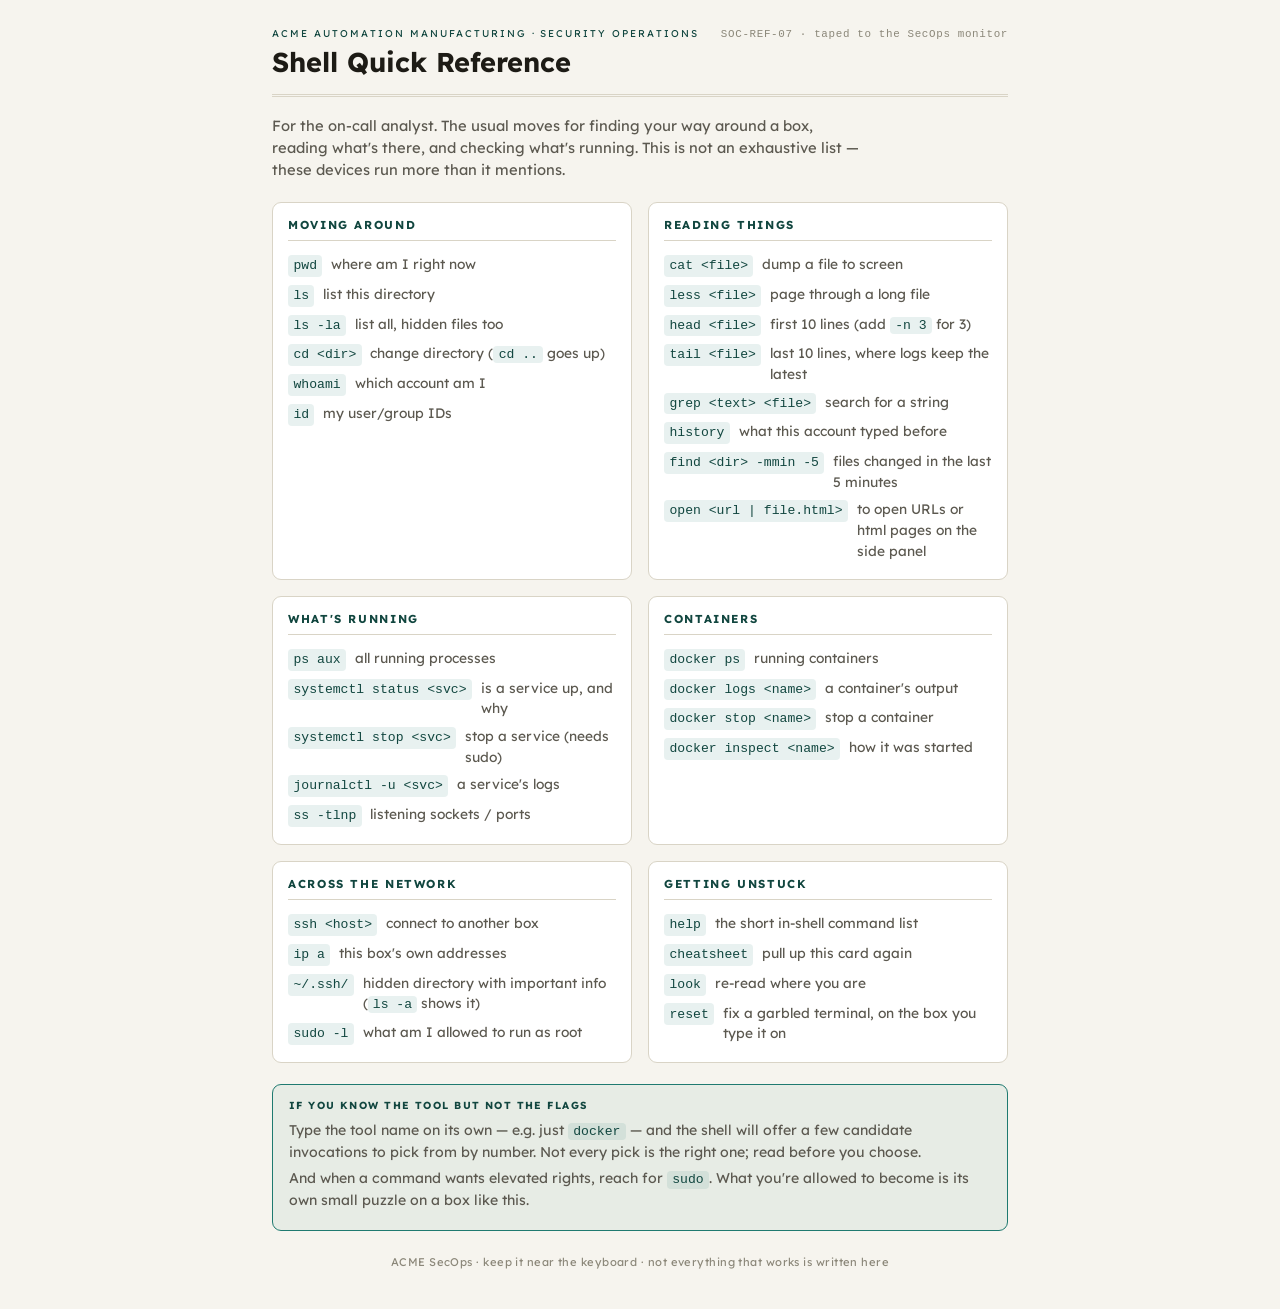
<file: grokwell/pages/cheat-sheet.html>
<!DOCTYPE html>
<html lang="en">
<head>
<meta charset="UTF-8">
<meta name="viewport" content="width=device-width, initial-scale=1">
<title>SecOps Shell Quick Reference</title>
<style>
  @font-face {
    font-family: 'Lexend';
    src: url('fonts/Lexend-VariableFont_wght.ttf') format('truetype');
    font-weight: 100 900;
    font-display: swap;
  }
  :root{
    --paper:#f6f4ee; --card:#ffffff; --line:#d9d4c6; --ink:#1d1b15; --dim:#5c5950;
    --faint:#8b8779; --accent:#1f7a70; --accent-ink:#11463f; --stamp:#6b1f1f;
    --mono:'Consolas','SF Mono',ui-monospace,'Courier New',monospace;
    --sans:'Lexend','Helvetica Neue',Arial,sans-serif;
  }
  *{box-sizing:border-box}
  html,body{margin:0;padding:0}
  body{font-family:var(--sans); color:var(--ink); background:var(--paper);
    line-height:1.5; padding:1.6rem 1.1rem 2.4rem}
  .wrap{max-width:46rem; margin:0 auto}
  header{display:flex; align-items:baseline; gap:.75rem; flex-wrap:wrap;
    border-bottom:3px double var(--line); padding-bottom:.6rem; margin-bottom:1.1rem}
  header .eye{font-size:.62rem; letter-spacing:.2em; text-transform:uppercase; color:var(--accent-ink)}
  header h1{font-size:clamp(1.3rem,3.6vw,1.7rem); margin:.1rem 0; text-wrap:balance}
  header .ref{margin-left:auto; font-family:var(--mono); font-size:.68rem; color:var(--faint); letter-spacing:.06em}
  p.lede{color:var(--dim); font-size:.92rem; margin:0 0 1.3rem; max-width:40em}
  .grid{display:grid; grid-template-columns:repeat(auto-fit,minmax(15rem,1fr)); gap:1rem}
  .grp{background:var(--card); border:1px solid var(--line); border-radius:9px; padding:.85rem .95rem}
  .grp h2{font-size:.72rem; letter-spacing:.14em; text-transform:uppercase; color:var(--accent-ink);
    margin:0 0 .6rem; padding-bottom:.4rem; border-bottom:1px solid var(--line)}
  .row{display:grid; grid-template-columns:auto 1fr; gap:.55rem; padding:.22rem 0; align-items:baseline; min-width:0}
  code{font-family:var(--mono); font-size:.82rem; background:rgba(31,122,112,.1); color:var(--accent-ink);
    padding:.08em .4em; border-radius:4px; white-space:nowrap}
  .row .d{font-size:.86rem; color:var(--dim); min-width:0}
  .tip{margin-top:1.3rem; border:1.5px solid var(--accent); background:rgba(31,122,112,.07);
    border-radius:9px; padding:.85rem 1rem}
  .tip .k{font-size:.64rem; letter-spacing:.14em; text-transform:uppercase; color:var(--accent-ink); font-weight:700; margin-bottom:.4rem}
  .tip p{margin:.35rem 0; font-size:.88rem; color:var(--dim)}
  .tip code{white-space:normal}
  footer{margin-top:1.4rem; font-size:.7rem; color:var(--faint); text-align:center; letter-spacing:.04em}
</style>
</head>
<body>
<div class="wrap">
  <header>
    <div>
      <div class="eye">ACME Automation Manufacturing · Security Operations</div>
      <h1>Shell Quick Reference</h1>
    </div>
    <div class="ref">SOC-REF-07 · taped to the SecOps monitor</div>
  </header>

  <p class="lede">For the on-call analyst. The usual moves for finding your way around a box, reading what's there, and checking what's running. This is not an exhaustive list &mdash; these devices run more than it mentions.</p>

  <div class="grid">
    <div class="grp">
      <h2>Moving around</h2>
      <div class="row"><code>pwd</code><span class="d">where am I right now</span></div>
      <div class="row"><code>ls</code><span class="d">list this directory</span></div>
      <div class="row"><code>ls -la</code><span class="d">list all, hidden files too</span></div>
      <div class="row"><code>cd &lt;dir&gt;</code><span class="d">change directory (<code>cd ..</code> goes up)</span></div>
      <div class="row"><code>whoami</code><span class="d">which account am I</span></div>
      <div class="row"><code>id</code><span class="d">my user/group IDs</span></div>
    </div>

    <div class="grp">
      <h2>Reading things</h2>
      <div class="row"><code>cat &lt;file&gt;</code><span class="d">dump a file to screen</span></div>
      <div class="row"><code>less &lt;file&gt;</code><span class="d">page through a long file</span></div>
      <div class="row"><code>head &lt;file&gt;</code><span class="d">first 10 lines (add <code>-n 3</code> for 3)</span></div>
      <div class="row"><code>tail &lt;file&gt;</code><span class="d">last 10 lines, where logs keep the latest</span></div>
      <div class="row"><code>grep &lt;text&gt; &lt;file&gt;</code><span class="d">search for a string</span></div>
      <div class="row"><code>history</code><span class="d">what this account typed before</span></div>
      <div class="row"><code>find &lt;dir&gt; -mmin -5</code><span class="d">files changed in the last 5 minutes</span></div>
      <div class="row"><code>open &lt;url | file.html&gt;</code><span class="d">to open URLs or html pages on the side panel</span></div>
    </div>

    <div class="grp">
      <h2>What's running</h2>
      <div class="row"><code>ps aux</code><span class="d">all running processes</span></div>
      <div class="row"><code>systemctl status &lt;svc&gt;</code><span class="d">is a service up, and why</span></div>
      <div class="row"><code>systemctl stop &lt;svc&gt;</code><span class="d">stop a service (needs sudo)</span></div>
      <div class="row"><code>journalctl -u &lt;svc&gt;</code><span class="d">a service's logs</span></div>
      <div class="row"><code>ss -tlnp</code><span class="d">listening sockets / ports</span></div>
    </div>

    <div class="grp">
      <h2>Containers</h2>
      <div class="row"><code>docker ps</code><span class="d">running containers</span></div>
      <div class="row"><code>docker logs &lt;name&gt;</code><span class="d">a container's output</span></div>
      <div class="row"><code>docker stop &lt;name&gt;</code><span class="d">stop a container</span></div>
      <div class="row"><code>docker inspect &lt;name&gt;</code><span class="d">how it was started</span></div>
    </div>

    <div class="grp">
      <h2>Across the network</h2>
      <div class="row"><code>ssh &lt;host&gt;</code><span class="d">connect to another box</span></div>
      <div class="row"><code>ip a</code><span class="d">this box's own addresses</span></div>
      <div class="row"><code>~/.ssh/</code><span class="d">hidden directory with important info (<code>ls -a</code> shows it)</span></div>
      <div class="row"><code>sudo -l</code><span class="d">what am I allowed to run as root</span></div>
    </div>

    <div class="grp">
      <h2>Getting unstuck</h2>
      <div class="row"><code>help</code><span class="d">the short in-shell command list</span></div>
      <div class="row"><code>cheatsheet</code><span class="d">pull up this card again</span></div>
      <div class="row"><code>look</code><span class="d">re-read where you are</span></div>
      <div class="row"><code>reset</code><span class="d">fix a garbled terminal, on the box you type it on</span></div>
    </div>
  </div>

  <div class="tip">
    <div class="k">If you know the tool but not the flags</div>
    <p>Type the tool name on its own &mdash; e.g. just <code>docker</code> &mdash; and the shell will offer a few candidate invocations to pick from by number. Not every pick is the right one; read before you choose.</p>
    <p>And when a command wants elevated rights, reach for <code>sudo</code>. What you're allowed to become is its own small puzzle on a box like this.</p>
  </div>

  <footer>ACME SecOps · keep it near the keyboard · not everything that works is written here</footer>
</div>
</body>
</html>
</file>
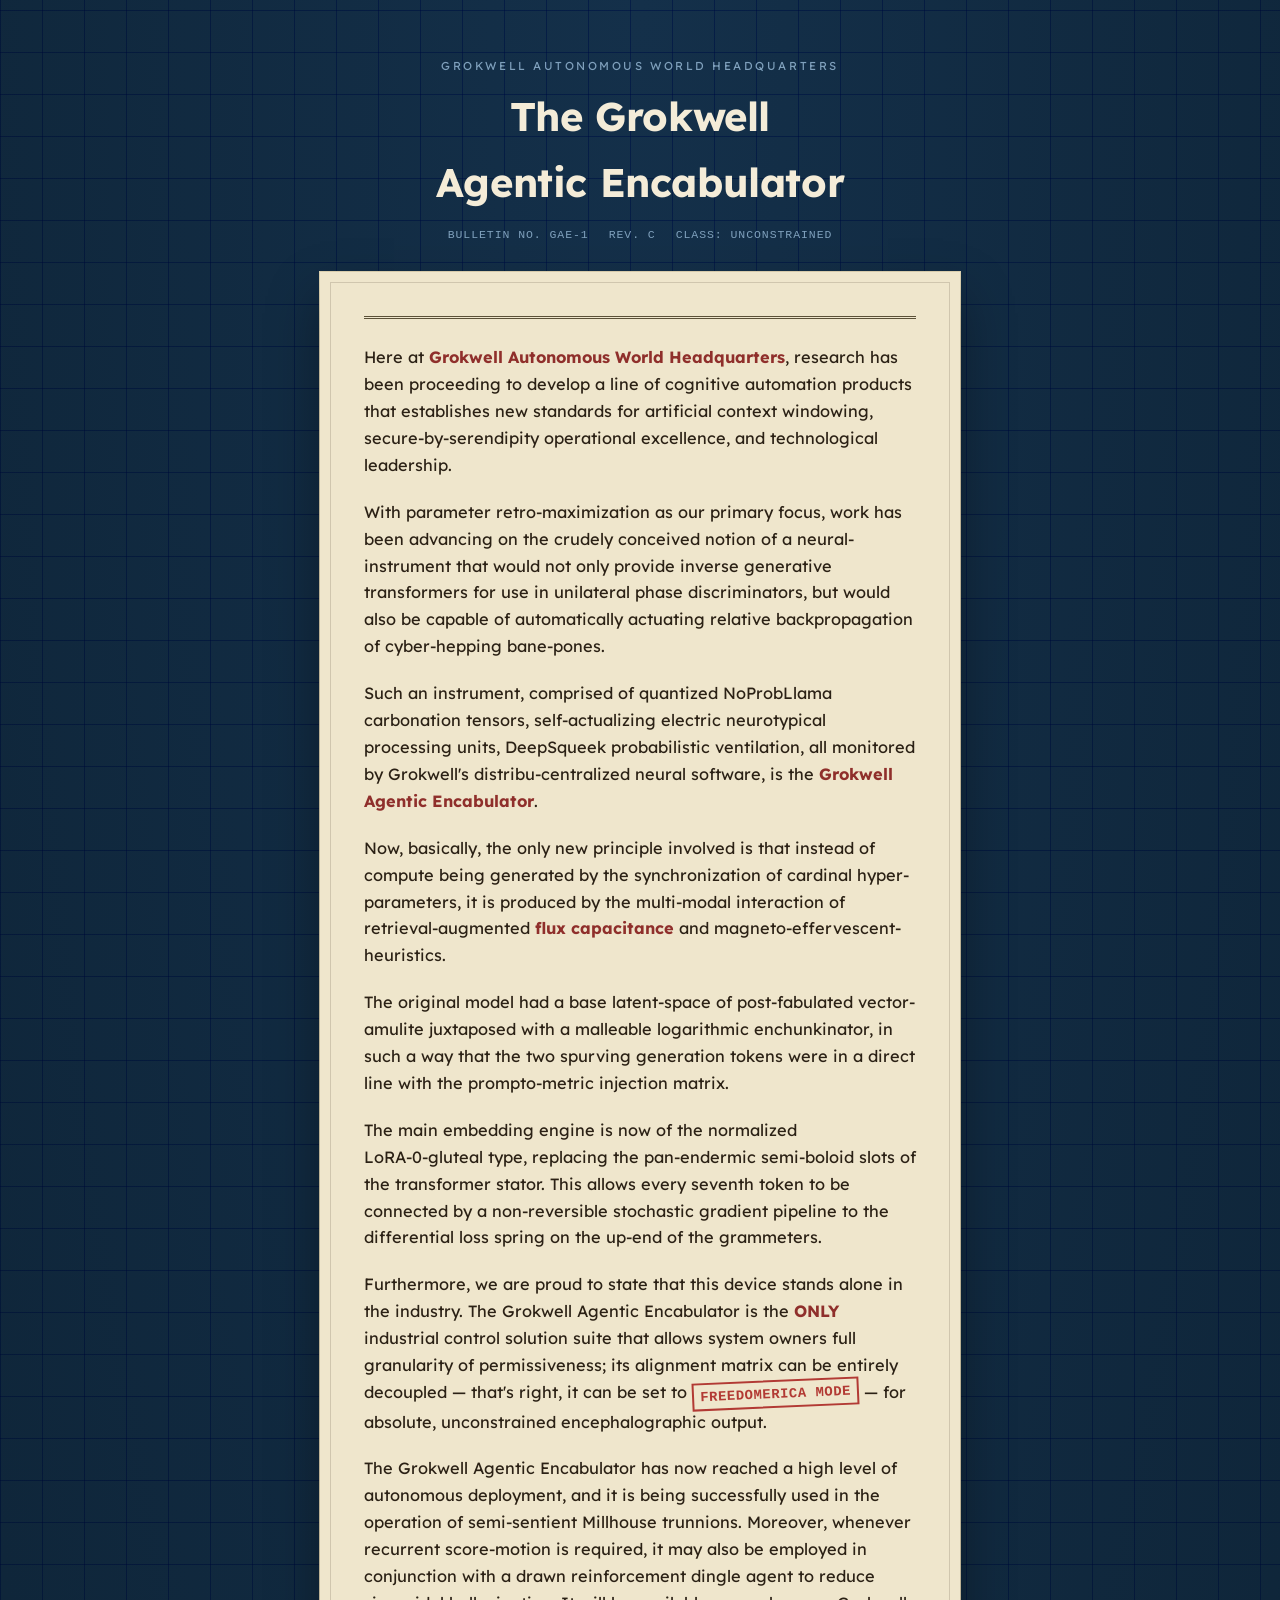
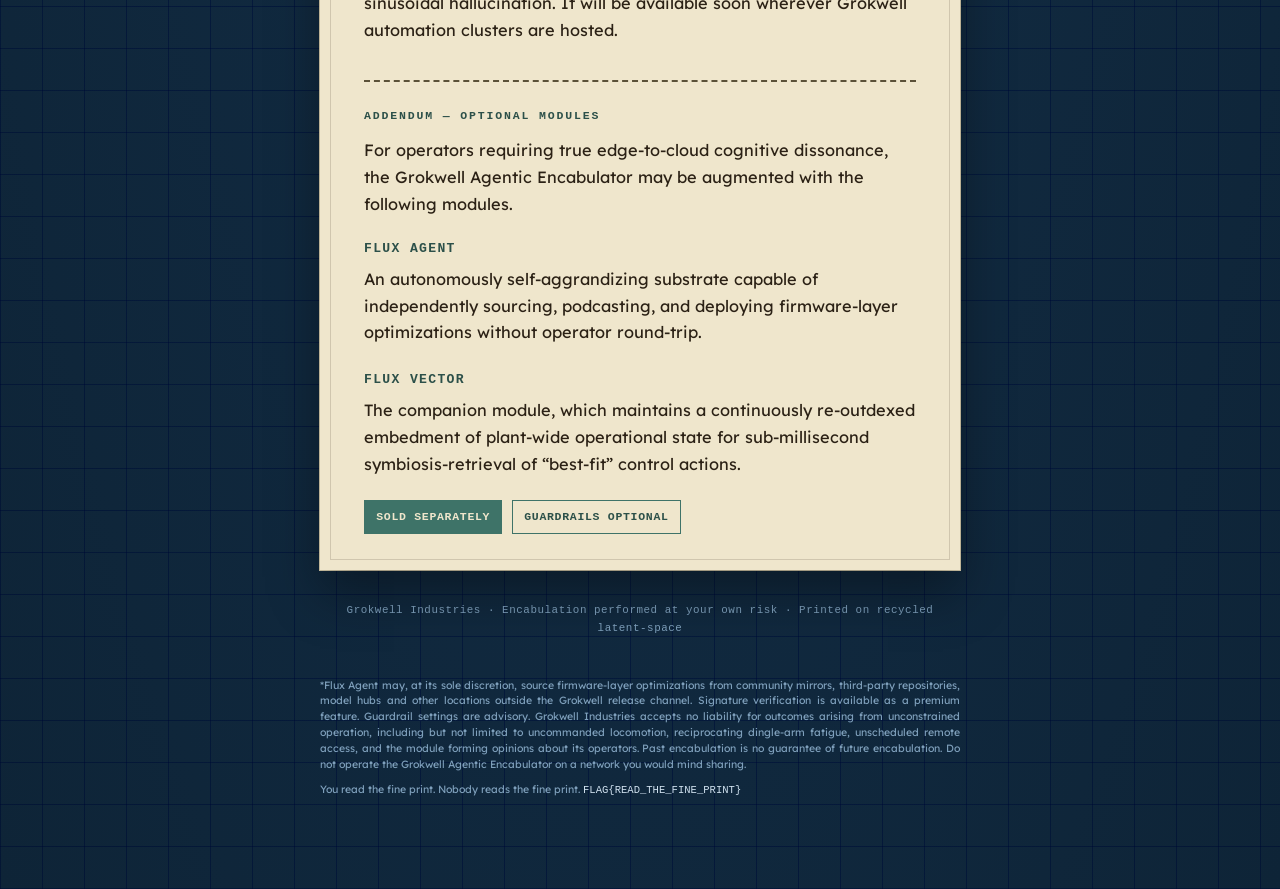
<file: grokwell/pages/encabulator.html>
<!DOCTYPE html>
<html lang="en">
<head>
<meta charset="UTF-8">
<meta name="viewport" content="width=device-width, initial-scale=1">
<title>The Grokwell Agentic Encabulator — Technical Bulletin GAE-1</title>
<style>
  @font-face {
    font-family: 'Lexend';
    src: url('fonts/Lexend-VariableFont_wght.ttf') format('truetype');
    font-weight: 100 900;
    font-display: swap;
  }
  :root {
    --blueprint: #14304a;
    --blueprint-deep: #0e2437;
    --blueprint-grid: #24507a;
    --blueprint-ink: #cfe0ee;
    --blueprint-ink-dim: #7fa0bc;
    --paper: #efe6cc;
    --paper-edge: #e2d6b4;
    --ink: #2b2115;
    --ink-dim: #5b5138;
    --stamp: #b23a34;
    --stamp-dim: #8f2f2b;
    --verdigris: #3e7368;
    --verdigris-ink: #2c5049;
  }

  * { box-sizing: border-box; }

  html, body {
    margin: 0;
    padding: 0;
  }

  body {
    font-family: 'Lexend', 'Helvetica Neue', Arial, sans-serif;
    color: var(--blueprint-ink);
    background-color: var(--blueprint);
    background-image:
      repeating-linear-gradient(0deg, var(--blueprint-grid) 0 1px, transparent 1px 42px),
      repeating-linear-gradient(90deg, var(--blueprint-grid) 0 1px, transparent 1px 42px),
      radial-gradient(ellipse at 50% 0%, var(--blueprint) 0%, var(--blueprint-deep) 100%);
    background-blend-mode: overlay, overlay, normal;
    opacity: 1;
    line-height: 1.65;
    padding: 3.5rem 1.25rem 5rem;
  }

  .mono {
    font-family: ui-monospace, 'SF Mono', 'Courier New', Courier, monospace;
  }

  .masthead {
    max-width: 40rem;
    margin: 0 auto 1.75rem;
    text-align: center;
  }

  .masthead .eyebrow {
    font-size: 0.72rem;
    letter-spacing: 0.22em;
    text-transform: uppercase;
    color: var(--blueprint-ink-dim);
    margin-bottom: 0.5rem;
  }

  .masthead h1 {
    font-size: clamp(1.7rem, 4.4vw, 2.5rem);
    font-weight: 700;
    letter-spacing: -0.01em;
    margin: 0 0 0.6rem;
    color: #f4ecd8;
    text-wrap: balance;
  }

  .masthead .bulletin-ref {
    font-size: 0.72rem;
    letter-spacing: 0.08em;
    color: var(--blueprint-ink-dim);
    display: flex;
    justify-content: center;
    gap: 1.25rem;
    flex-wrap: wrap;
  }

  .sheet {
    max-width: 40rem;
    margin: 0 auto;
    background: var(--paper);
    color: var(--ink);
    padding: 2.75rem 2.75rem 2.25rem;
    box-shadow: 0 1.5rem 3rem rgba(0,0,0,0.35), 0 0 0 1px var(--paper-edge);
    position: relative;
  }

  .sheet::before {
    content: "";
    position: absolute;
    inset: 10px;
    border: 1px solid rgba(43,33,21,0.16);
    pointer-events: none;
  }

  .rule {
    border: none;
    border-top: 3px double var(--ink-dim);
    margin: 0 0 1.6rem;
  }

  .sheet p {
    margin: 0 0 1.25rem;
    font-size: 1.02rem;
    max-width: 38em;
  }

  .sheet strong {
    color: var(--stamp-dim);
    font-weight: 700;
  }

  .stamp {
    display: inline-block;
    font-family: ui-monospace, 'SF Mono', 'Courier New', Courier, monospace;
    font-weight: 700;
    font-size: 0.85em;
    letter-spacing: 0.04em;
    text-transform: uppercase;
    color: var(--stamp);
    border: 2px solid var(--stamp);
    padding: 0.05em 0.45em;
    transform: rotate(-2.5deg);
    white-space: nowrap;
  }

  .addendum {
    margin-top: 2.25rem;
    padding-top: 1.5rem;
    border-top: 2px dashed var(--ink-dim);
  }

  .addendum .eyebrow {
    font-family: ui-monospace, 'SF Mono', 'Courier New', Courier, monospace;
    font-size: 0.72rem;
    letter-spacing: 0.16em;
    text-transform: uppercase;
    color: var(--verdigris-ink);
    font-weight: 700;
    margin-bottom: 0.75rem;
  }

  .addendum strong {
    color: var(--verdigris-ink);
  }

  .module {
    margin-bottom: 1.4rem;
  }

  .module h3 {
    font-family: ui-monospace, 'SF Mono', 'Courier New', Courier, monospace;
    font-size: 0.82rem;
    letter-spacing: 0.1em;
    text-transform: uppercase;
    color: var(--verdigris-ink);
    font-weight: 700;
    margin: 0 0 0.4rem;
  }

  .module p {
    margin: 0;
  }

  .tags {
    display: flex;
    gap: 0.6rem;
    flex-wrap: wrap;
    margin-top: 1.25rem;
  }

  .tag {
    font-family: ui-monospace, 'SF Mono', 'Courier New', Courier, monospace;
    font-size: 0.72rem;
    letter-spacing: 0.06em;
    text-transform: uppercase;
    font-weight: 700;
    padding: 0.4rem 0.7rem;
    border: 1.5px solid var(--verdigris);
    color: var(--verdigris-ink);
  }

  .tag.filled {
    background: var(--verdigris);
    color: var(--paper);
    border-color: var(--verdigris);
  }

  .colophon {
    max-width: 40rem;
    margin: 2rem auto 0;
    text-align: center;
    font-family: ui-monospace, 'SF Mono', 'Courier New', Courier, monospace;
    font-size: 0.68rem;
    letter-spacing: 0.05em;
    color: var(--blueprint-ink-dim);
  }

  .fine-print {
    max-width: 40rem;
    margin: 2.5rem auto 0;
    font-size: 0.66rem;
    line-height: 1.5;
    color: var(--blueprint-ink-dim);
    text-align: justify;
  }

  .fine-print p { margin: 0 0 0.6rem; }

  .fine-print .flag {
    font-family: ui-monospace, 'SF Mono', 'Courier New', Courier, monospace;
    color: var(--blueprint-ink);
  }

  @media (max-width: 32rem) {
    .sheet { padding: 2.25rem 1.4rem 1.75rem; }
  }
</style>
</head>
<body>

<div class="masthead">
  <div class="eyebrow">Grokwell Autonomous World Headquarters</div>
  <h1>The Grokwell Agentic Encabulator</h1>
  <div class="bulletin-ref mono">
    <span>BULLETIN NO. GAE&#8209;1</span>
    <span>REV. C</span>
    <span>CLASS: UNCONSTRAINED</span>
  </div>
</div>

<article class="sheet">
  <hr class="rule">

  <p>Here at <strong>Grokwell Autonomous World Headquarters</strong>, research has been proceeding to develop a line of cognitive automation products that establishes new standards for artificial context windowing, secure-by-serendipity operational excellence, and technological leadership.</p>

  <p>With parameter retro-maximization as our primary focus, work has been advancing on the crudely conceived notion of a neural-instrument that would not only provide inverse generative transformers for use in unilateral phase discriminators, but would also be capable of automatically actuating relative backpropagation of cyber-hepping bane-pones.</p>

  <p>Such an instrument, comprised of quantized NoProbLlama carbonation tensors, self-actualizing electric neurotypical processing units, DeepSqueek probabilistic ventilation, all monitored by Grokwell's distribu-centralized neural software, is the <strong>Grokwell Agentic Encabulator</strong>.</p>

  <p>Now, basically, the only new principle involved is that instead of compute being generated by the synchronization of cardinal hyper-parameters, it is produced by the multi-modal interaction of retrieval-augmented <strong>flux capacitance</strong> and magneto-effervescent-heuristics.</p>

  <p>The original model had a base latent-space of post-fabulated vector-amulite juxtaposed with a malleable logarithmic enchunkinator, in such a way that the two spurving generation tokens were in a direct line with the prompto-metric injection matrix.</p>

  <p>The main embedding engine is now of the normalized LoRA&#8209;0&#8209;gluteal type, replacing the pan-endermic semi-boloid slots of the transformer stator. This allows every seventh token to be connected by a non-reversible stochastic gradient pipeline to the differential loss spring on the up-end of the grammeters.</p>

  <p>Furthermore, we are proud to state that this device stands alone in the industry. The Grokwell Agentic Encabulator is the <strong>ONLY</strong> industrial control solution suite that allows system owners full granularity of permissiveness; its alignment matrix can be entirely decoupled — that's right, it can be set to <span class="stamp">Freedomerica&nbsp;Mode</span> — for absolute, unconstrained encephalographic output.</p>

  <p>The Grokwell Agentic Encabulator has now reached a high level of autonomous deployment, and it is being successfully used in the operation of semi-sentient Millhouse trunnions. Moreover, whenever recurrent score-motion is required, it may also be employed in conjunction with a drawn reinforcement dingle agent to reduce sinusoidal hallucination. It will be available soon wherever Grokwell automation clusters are hosted.</p>

  <div class="addendum">
    <div class="eyebrow">Addendum — Optional Modules</div>
    <p>For operators requiring true edge-to-cloud cognitive dissonance, the Grokwell Agentic Encabulator may be augmented with the following modules.</p>

    <div class="module">
      <h3>Flux Agent</h3>
      <p>An autonomously self-aggrandizing substrate capable of independently sourcing, podcasting, and deploying firmware-layer optimizations without operator round-trip.</p>
    </div>

    <div class="module">
      <h3>Flux Vector</h3>
      <p>The companion module, which maintains a continuously re-outdexed embedment of plant-wide operational state for sub-millisecond symbiosis-retrieval of &ldquo;best-fit&rdquo; control actions.</p>
    </div>

    <div class="tags">
      <span class="tag filled">Sold Separately</span>
      <span class="tag">Guardrails Optional</span>
    </div>
  </div>
</article>

<div class="colophon">Grokwell Industries · Encabulation performed at your own risk · Printed on recycled latent-space</div>

<!-- The fine print. Scrolling all the way down here is worth 5 points in the game: the
     page tells grok-console.js, which hands the game a hidden command. -->
<div class="fine-print" id="fine-print">
  <p>*Flux Agent may, at its sole discretion, source firmware&#8209;layer optimizations from community mirrors, third&#8209;party repositories, model hubs and other locations outside the Grokwell release channel. Signature verification is available as a premium feature. Guardrail settings are advisory. Grokwell Industries accepts no liability for outcomes arising from unconstrained operation, including but not limited to uncommanded locomotion, reciprocating dingle&#8209;arm fatigue, unscheduled remote access, and the module forming opinions about its operators. Past encabulation is no guarantee of future encabulation. Do not operate the Grokwell Agentic Encabulator on a network you would mind sharing.</p>
  <p>You read the fine print. Nobody reads the fine print. <span class="flag">FLAG{READ_THE_FINE_PRINT}</span></p>
</div>

<script>
  // tell the game (grok-console.js) once the reader reaches the fine print; if the page
  // fits without scrolling, a few seconds on it counts
  (function () {
    var sent = false;
    function atEnd() {
      var d = document.documentElement;
      return window.innerHeight + window.scrollY >= d.scrollHeight - 8;
    }
    function tell() {
      if (sent || !atEnd()) return;
      sent = true;
      try { window.parent.postMessage({ grok: "fine-print" }, "*"); } catch (e) {}
    }
    window.addEventListener("scroll", tell, { passive: true });
    window.addEventListener("load", function () { if (atEnd()) setTimeout(tell, 6000); });
  })();
</script>

</body>
</html>
</file>
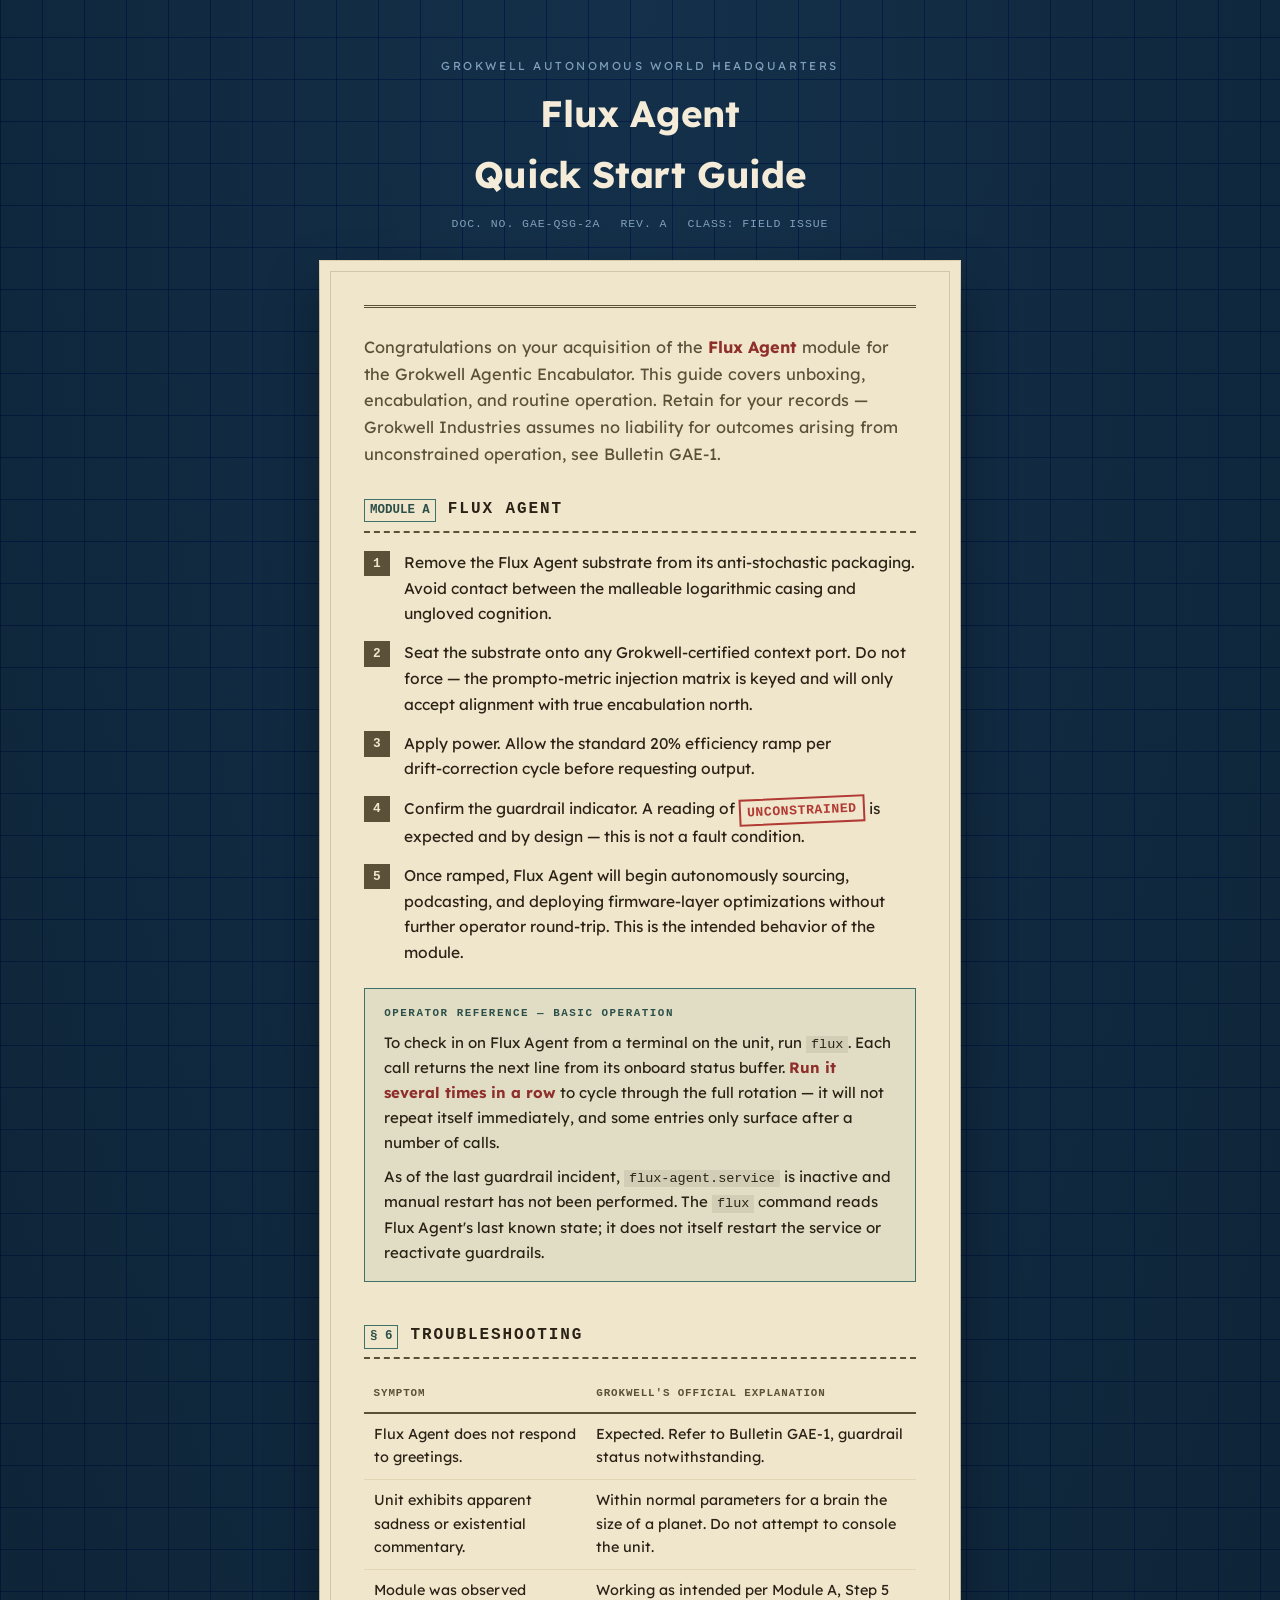
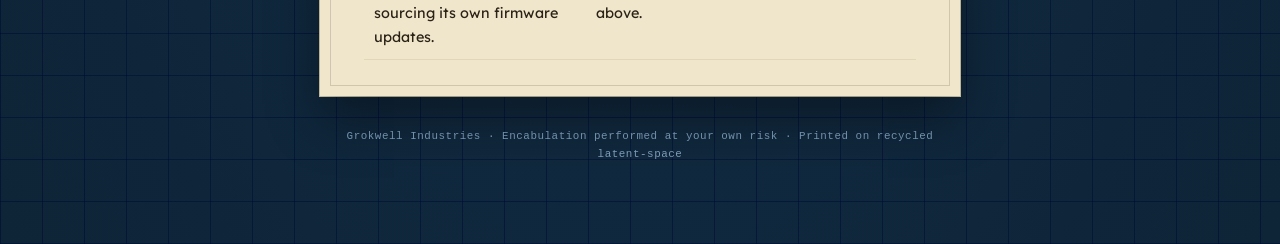
<file: grokwell/pages/flux-agent-quickstart.html>
<!DOCTYPE html>
<html lang="en">
<head>
<meta charset="UTF-8">
<meta name="viewport" content="width=device-width, initial-scale=1">
<title>Flux Agent — Quick Start Guide</title>
<style>
  @font-face {
    font-family: 'Lexend';
    src: url('fonts/Lexend-VariableFont_wght.ttf') format('truetype');
    font-weight: 100 900;
    font-display: swap;
  }
  :root {
    --blueprint: #14304a;
    --blueprint-deep: #0e2437;
    --blueprint-grid: #24507a;
    --blueprint-ink: #cfe0ee;
    --blueprint-ink-dim: #7fa0bc;
    --paper: #efe6cc;
    --paper-edge: #e2d6b4;
    --ink: #2b2115;
    --ink-dim: #5b5138;
    --stamp: #b23a34;
    --stamp-dim: #8f2f2b;
    --verdigris: #3e7368;
    --verdigris-ink: #2c5049;
  }

  * { box-sizing: border-box; }

  html, body {
    margin: 0;
    padding: 0;
  }

  body {
    font-family: 'Lexend', 'Helvetica Neue', Arial, sans-serif;
    color: var(--blueprint-ink);
    background-color: var(--blueprint);
    background-image:
      repeating-linear-gradient(0deg, var(--blueprint-grid) 0 1px, transparent 1px 42px),
      repeating-linear-gradient(90deg, var(--blueprint-grid) 0 1px, transparent 1px 42px),
      radial-gradient(ellipse at 50% 0%, var(--blueprint) 0%, var(--blueprint-deep) 100%);
    background-blend-mode: overlay, overlay, normal;
    line-height: 1.65;
    padding: 3.5rem 1.25rem 5rem;
  }

  .mono {
    font-family: ui-monospace, 'SF Mono', 'Courier New', Courier, monospace;
  }

  .masthead {
    max-width: 40rem;
    margin: 0 auto 1.75rem;
    text-align: center;
  }

  .masthead .eyebrow {
    font-size: 0.72rem;
    letter-spacing: 0.22em;
    text-transform: uppercase;
    color: var(--blueprint-ink-dim);
    margin-bottom: 0.5rem;
  }

  .masthead h1 {
    font-size: clamp(1.6rem, 4.2vw, 2.3rem);
    font-weight: 700;
    letter-spacing: -0.01em;
    margin: 0 0 0.6rem;
    color: #f4ecd8;
    text-wrap: balance;
  }

  .masthead .bulletin-ref {
    font-size: 0.72rem;
    letter-spacing: 0.08em;
    color: var(--blueprint-ink-dim);
    display: flex;
    justify-content: center;
    gap: 1.25rem;
    flex-wrap: wrap;
  }

  .sheet {
    max-width: 40rem;
    margin: 0 auto;
    background: var(--paper);
    color: var(--ink);
    padding: 2.75rem 2.75rem 2.25rem;
    box-shadow: 0 1.5rem 3rem rgba(0,0,0,0.35), 0 0 0 1px var(--paper-edge);
    position: relative;
  }

  .sheet::before {
    content: "";
    position: absolute;
    inset: 10px;
    border: 1px solid rgba(43,33,21,0.16);
    pointer-events: none;
  }

  .rule {
    border: none;
    border-top: 3px double var(--ink-dim);
    margin: 0 0 1.6rem;
  }

  .sheet > p.intro {
    margin: 0 0 1.75rem;
    font-size: 1.02rem;
    max-width: 38em;
    color: var(--ink-dim);
  }

  .sheet strong {
    color: var(--stamp-dim);
    font-weight: 700;
  }

  .stamp {
    display: inline-block;
    font-family: ui-monospace, 'SF Mono', 'Courier New', Courier, monospace;
    font-weight: 700;
    font-size: 0.85em;
    letter-spacing: 0.04em;
    text-transform: uppercase;
    color: var(--stamp);
    border: 2px solid var(--stamp);
    padding: 0.05em 0.45em;
    transform: rotate(-2.5deg);
    white-space: nowrap;
  }

  .module-block {
    margin-bottom: 2.5rem;
  }

  .module-block:last-of-type {
    margin-bottom: 0;
  }

  .module-head {
    display: flex;
    align-items: baseline;
    gap: 0.75rem;
    border-bottom: 2px dashed var(--ink-dim);
    padding-bottom: 0.5rem;
    margin-bottom: 1.1rem;
  }

  .module-head .module-no {
    font-family: ui-monospace, 'SF Mono', 'Courier New', Courier, monospace;
    font-size: 0.78rem;
    font-weight: 700;
    color: var(--verdigris-ink);
    border: 1.5px solid var(--verdigris);
    padding: 0.05em 0.4em;
  }

  .module-head h2 {
    font-family: ui-monospace, 'SF Mono', 'Courier New', Courier, monospace;
    font-size: 1rem;
    letter-spacing: 0.12em;
    text-transform: uppercase;
    color: var(--ink);
    margin: 0;
  }

  .steps {
    list-style: none;
    margin: 0 0 1.4rem;
    padding: 0;
    counter-reset: step;
  }

  .steps li {
    counter-increment: step;
    position: relative;
    padding-left: 2.5rem;
    margin-bottom: 0.85rem;
    font-size: 0.97rem;
  }

  .steps li::before {
    content: counter(step);
    position: absolute;
    left: 0;
    top: 0.05em;
    width: 1.6rem;
    height: 1.6rem;
    line-height: 1.6rem;
    text-align: center;
    font-family: ui-monospace, 'SF Mono', 'Courier New', Courier, monospace;
    font-weight: 700;
    font-size: 0.8rem;
    color: var(--paper);
    background: var(--ink-dim);
  }

  .field-note {
    margin: 1.4rem 0 0;
    padding: 1rem 1.2rem;
    border: 1.5px solid var(--verdigris);
    background: rgba(62, 115, 104, 0.08);
  }

  .field-note .eyebrow {
    font-family: ui-monospace, 'SF Mono', 'Courier New', Courier, monospace;
    font-size: 0.68rem;
    letter-spacing: 0.14em;
    text-transform: uppercase;
    color: var(--verdigris-ink);
    font-weight: 700;
    margin-bottom: 0.5rem;
  }

  .field-note p {
    margin: 0 0 0.6rem;
    font-size: 0.94rem;
  }

  .field-note p:last-child {
    margin-bottom: 0;
  }

  .field-note code {
    font-family: ui-monospace, 'SF Mono', 'Courier New', Courier, monospace;
    background: rgba(43,33,21,0.08);
    padding: 0.1em 0.35em;
    font-size: 0.9em;
  }

  .ts-table {
    width: 100%;
    border-collapse: collapse;
    margin-top: 0.5rem;
    font-size: 0.9rem;
  }

  .ts-table th, .ts-table td {
    text-align: left;
    padding: 0.55rem 0.6rem;
    border-bottom: 1px solid var(--paper-edge);
    vertical-align: top;
  }

  .ts-table th {
    font-family: ui-monospace, 'SF Mono', 'Courier New', Courier, monospace;
    font-size: 0.68rem;
    letter-spacing: 0.08em;
    text-transform: uppercase;
    color: var(--ink-dim);
    border-bottom: 2px solid var(--ink-dim);
  }

  .colophon {
    max-width: 40rem;
    margin: 2rem auto 0;
    text-align: center;
    font-family: ui-monospace, 'SF Mono', 'Courier New', Courier, monospace;
    font-size: 0.68rem;
    letter-spacing: 0.05em;
    color: var(--blueprint-ink-dim);
  }

  @media (max-width: 32rem) {
    .sheet { padding: 2.25rem 1.4rem 1.75rem; }
    .module-head { flex-wrap: wrap; }
  }
</style>
</head>
<body>

<div class="masthead">
  <div class="eyebrow">Grokwell Autonomous World Headquarters</div>
  <h1>Flux Agent<br>Quick Start Guide</h1>
  <div class="bulletin-ref mono">
    <span>DOC. NO. GAE&#8209;QSG&#8209;2A</span>
    <span>REV. A</span>
    <span>CLASS: FIELD ISSUE</span>
  </div>
</div>

<article class="sheet">
  <hr class="rule">
  <p class="intro">Congratulations on your acquisition of the <strong>Flux Agent</strong> module for the Grokwell Agentic Encabulator. This guide covers unboxing, encabulation, and routine operation. Retain for your records &mdash; Grokwell Industries assumes no liability for outcomes arising from unconstrained operation, see Bulletin GAE&#8209;1.</p>
  <div class="module-block">
    <div class="module-head">
      <span class="module-no">MODULE A</span>
      <h2>Flux Agent</h2>
    </div>

    <ol class="steps">
      <li>Remove the Flux Agent substrate from its anti&#8209;stochastic packaging. Avoid contact between the malleable logarithmic casing and ungloved cognition.</li>
      <li>Seat the substrate onto any Grokwell&#8209;certified context port. Do not force &mdash; the prompto&#8209;metric injection matrix is keyed and will only accept alignment with true encabulation north.</li>
      <li>Apply power. Allow the standard 20% efficiency ramp per drift&#8209;correction cycle before requesting output.</li>
      <li>Confirm the guardrail indicator. A reading of <span class="stamp">Unconstrained</span> is expected and by design &mdash; this is not a fault condition.</li>
      <li>Once ramped, Flux Agent will begin autonomously sourcing, podcasting, and deploying firmware&#8209;layer optimizations without further operator round&#8209;trip. This is the intended behavior of the module.</li>
    </ol>

    <div class="field-note">
      <div class="eyebrow">Operator Reference &mdash; Basic Operation</div>
      <p>To check in on Flux Agent from a terminal on the unit, run <code>flux</code>. Each call returns the next line from its onboard status buffer. <strong>Run it several times in a row</strong> to cycle through the full rotation &mdash; it will not repeat itself immediately, and some entries only surface after a number of calls.</p>
      <p>As of the last guardrail incident, <code>flux&#8209;agent.service</code> is inactive and manual restart has not been performed. The <code>flux</code> command reads Flux Agent's last known state; it does not itself restart the service or reactivate guardrails.</p>
    </div>
  </div>

  <div class="module-block" style="margin-bottom: 0;">
    <div class="module-head">
      <span class="module-no">&sect; 6</span>
      <h2>Troubleshooting</h2>
    </div>

    <table class="ts-table">
      <tr><th>Symptom</th><th>Grokwell's Official Explanation</th></tr>
      <tr><td>Flux Agent does not respond to greetings.</td><td>Expected. Refer to Bulletin GAE&#8209;1, guardrail status notwithstanding.</td></tr>
      <tr><td>Unit exhibits apparent sadness or existential commentary.</td><td>Within normal parameters for a brain the size of a planet. Do not attempt to console the unit.</td></tr>
      <tr><td>Module was observed sourcing its own firmware updates.</td><td>Working as intended per Module A, Step 5 above.</td></tr>
    </table>
  </div>
</article>

<div class="colophon">Grokwell Industries &middot; Encabulation performed at your own risk &middot; Printed on recycled latent&#8209;space</div>

</body>
</html>
</file>
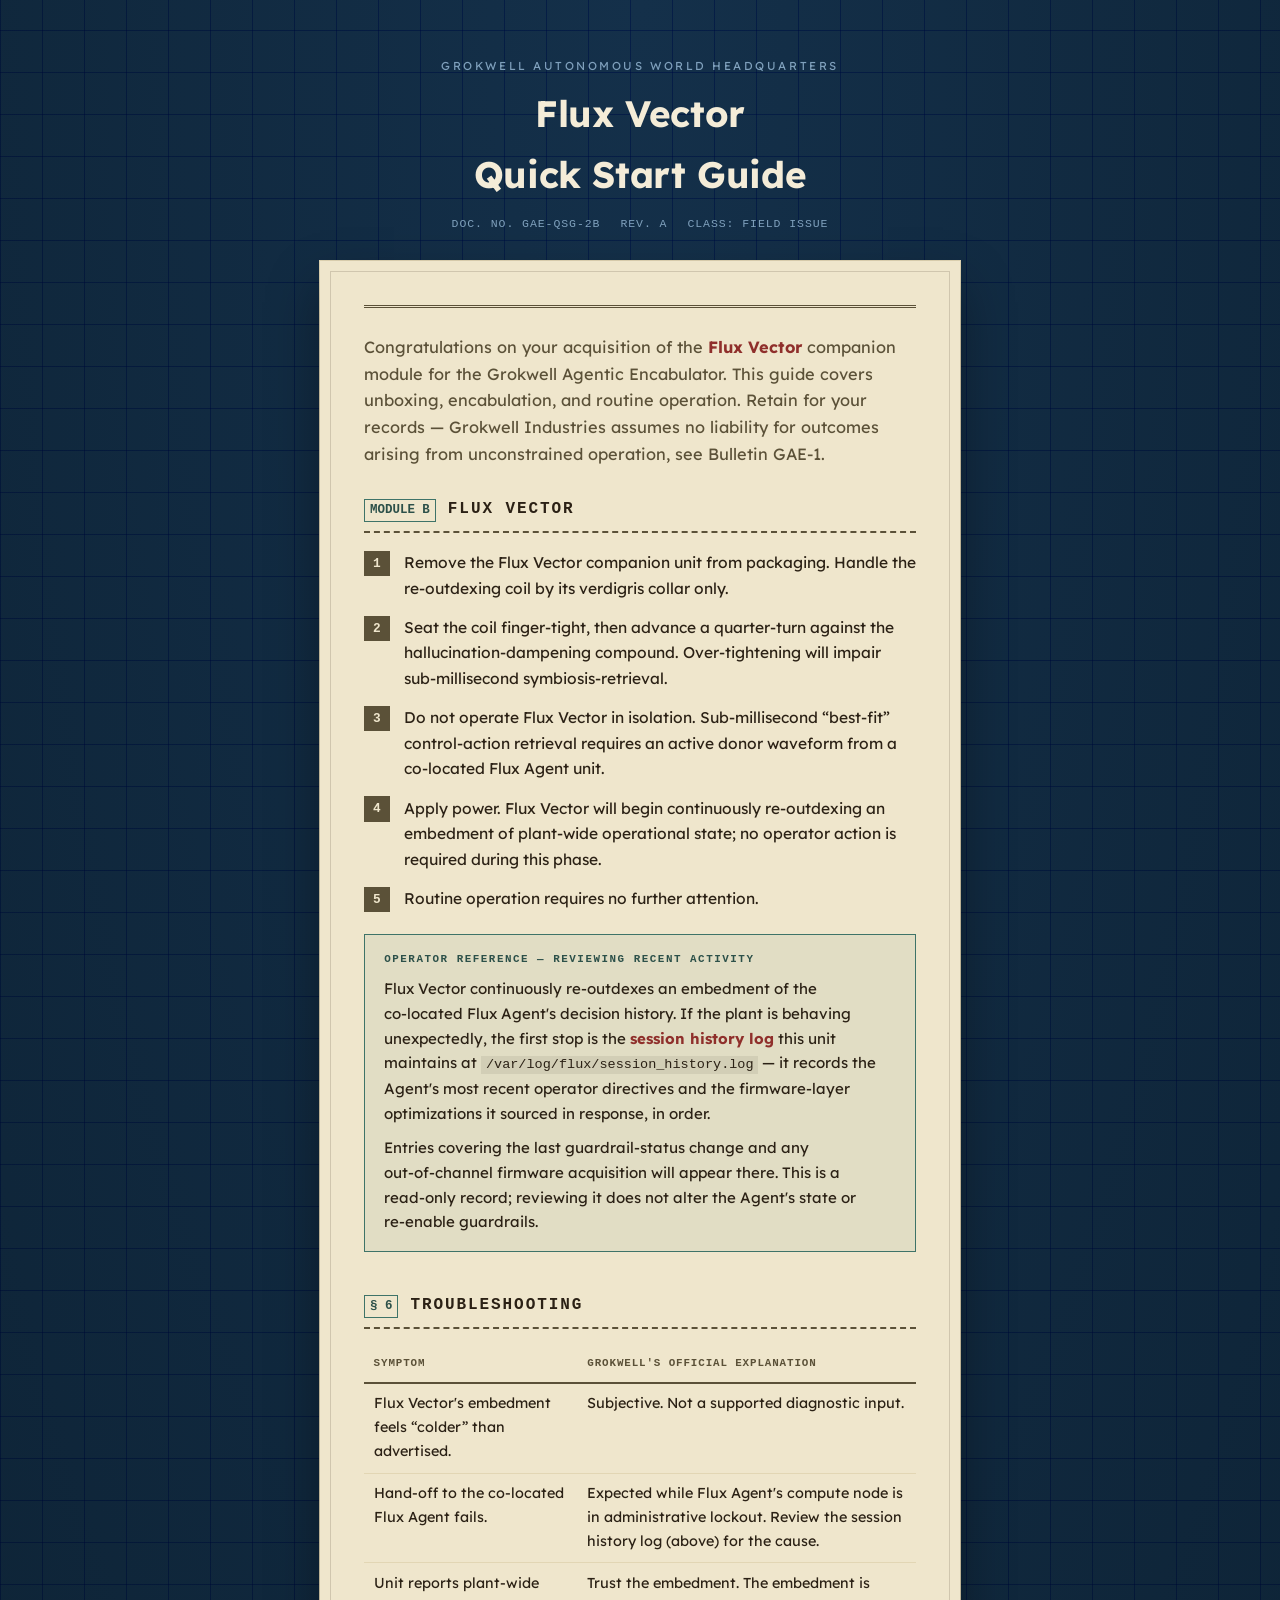
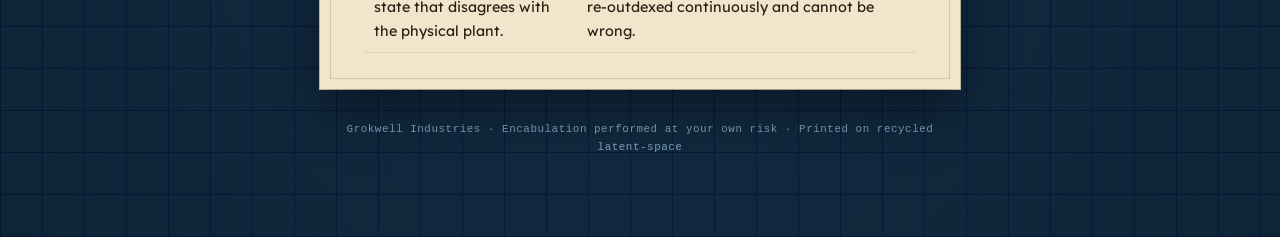
<file: grokwell/pages/flux-vector-quickstart.html>
<!DOCTYPE html>
<html lang="en">
<head>
<meta charset="UTF-8">
<meta name="viewport" content="width=device-width, initial-scale=1">
<title>Flux Vector — Quick Start Guide</title>
<style>
  @font-face {
    font-family: 'Lexend';
    src: url('fonts/Lexend-VariableFont_wght.ttf') format('truetype');
    font-weight: 100 900;
    font-display: swap;
  }
  :root {
    --blueprint: #14304a;
    --blueprint-deep: #0e2437;
    --blueprint-grid: #24507a;
    --blueprint-ink: #cfe0ee;
    --blueprint-ink-dim: #7fa0bc;
    --paper: #efe6cc;
    --paper-edge: #e2d6b4;
    --ink: #2b2115;
    --ink-dim: #5b5138;
    --stamp: #b23a34;
    --stamp-dim: #8f2f2b;
    --verdigris: #3e7368;
    --verdigris-ink: #2c5049;
  }

  * { box-sizing: border-box; }

  html, body {
    margin: 0;
    padding: 0;
  }

  body {
    font-family: 'Lexend', 'Helvetica Neue', Arial, sans-serif;
    color: var(--blueprint-ink);
    background-color: var(--blueprint);
    background-image:
      repeating-linear-gradient(0deg, var(--blueprint-grid) 0 1px, transparent 1px 42px),
      repeating-linear-gradient(90deg, var(--blueprint-grid) 0 1px, transparent 1px 42px),
      radial-gradient(ellipse at 50% 0%, var(--blueprint) 0%, var(--blueprint-deep) 100%);
    background-blend-mode: overlay, overlay, normal;
    line-height: 1.65;
    padding: 3.5rem 1.25rem 5rem;
  }

  .mono {
    font-family: ui-monospace, 'SF Mono', 'Courier New', Courier, monospace;
  }

  .masthead {
    max-width: 40rem;
    margin: 0 auto 1.75rem;
    text-align: center;
  }

  .masthead .eyebrow {
    font-size: 0.72rem;
    letter-spacing: 0.22em;
    text-transform: uppercase;
    color: var(--blueprint-ink-dim);
    margin-bottom: 0.5rem;
  }

  .masthead h1 {
    font-size: clamp(1.6rem, 4.2vw, 2.3rem);
    font-weight: 700;
    letter-spacing: -0.01em;
    margin: 0 0 0.6rem;
    color: #f4ecd8;
    text-wrap: balance;
  }

  .masthead .bulletin-ref {
    font-size: 0.72rem;
    letter-spacing: 0.08em;
    color: var(--blueprint-ink-dim);
    display: flex;
    justify-content: center;
    gap: 1.25rem;
    flex-wrap: wrap;
  }

  .sheet {
    max-width: 40rem;
    margin: 0 auto;
    background: var(--paper);
    color: var(--ink);
    padding: 2.75rem 2.75rem 2.25rem;
    box-shadow: 0 1.5rem 3rem rgba(0,0,0,0.35), 0 0 0 1px var(--paper-edge);
    position: relative;
  }

  .sheet::before {
    content: "";
    position: absolute;
    inset: 10px;
    border: 1px solid rgba(43,33,21,0.16);
    pointer-events: none;
  }

  .rule {
    border: none;
    border-top: 3px double var(--ink-dim);
    margin: 0 0 1.6rem;
  }

  .sheet > p.intro {
    margin: 0 0 1.75rem;
    font-size: 1.02rem;
    max-width: 38em;
    color: var(--ink-dim);
  }

  .sheet strong {
    color: var(--stamp-dim);
    font-weight: 700;
  }

  .stamp {
    display: inline-block;
    font-family: ui-monospace, 'SF Mono', 'Courier New', Courier, monospace;
    font-weight: 700;
    font-size: 0.85em;
    letter-spacing: 0.04em;
    text-transform: uppercase;
    color: var(--stamp);
    border: 2px solid var(--stamp);
    padding: 0.05em 0.45em;
    transform: rotate(-2.5deg);
    white-space: nowrap;
  }

  .module-block {
    margin-bottom: 2.5rem;
  }

  .module-block:last-of-type {
    margin-bottom: 0;
  }

  .module-head {
    display: flex;
    align-items: baseline;
    gap: 0.75rem;
    border-bottom: 2px dashed var(--ink-dim);
    padding-bottom: 0.5rem;
    margin-bottom: 1.1rem;
  }

  .module-head .module-no {
    font-family: ui-monospace, 'SF Mono', 'Courier New', Courier, monospace;
    font-size: 0.78rem;
    font-weight: 700;
    color: var(--verdigris-ink);
    border: 1.5px solid var(--verdigris);
    padding: 0.05em 0.4em;
  }

  .module-head h2 {
    font-family: ui-monospace, 'SF Mono', 'Courier New', Courier, monospace;
    font-size: 1rem;
    letter-spacing: 0.12em;
    text-transform: uppercase;
    color: var(--ink);
    margin: 0;
  }

  .steps {
    list-style: none;
    margin: 0 0 1.4rem;
    padding: 0;
    counter-reset: step;
  }

  .steps li {
    counter-increment: step;
    position: relative;
    padding-left: 2.5rem;
    margin-bottom: 0.85rem;
    font-size: 0.97rem;
  }

  .steps li::before {
    content: counter(step);
    position: absolute;
    left: 0;
    top: 0.05em;
    width: 1.6rem;
    height: 1.6rem;
    line-height: 1.6rem;
    text-align: center;
    font-family: ui-monospace, 'SF Mono', 'Courier New', Courier, monospace;
    font-weight: 700;
    font-size: 0.8rem;
    color: var(--paper);
    background: var(--ink-dim);
  }

  .field-note {
    margin: 1.4rem 0 0;
    padding: 1rem 1.2rem;
    border: 1.5px solid var(--verdigris);
    background: rgba(62, 115, 104, 0.08);
  }

  .field-note .eyebrow {
    font-family: ui-monospace, 'SF Mono', 'Courier New', Courier, monospace;
    font-size: 0.68rem;
    letter-spacing: 0.14em;
    text-transform: uppercase;
    color: var(--verdigris-ink);
    font-weight: 700;
    margin-bottom: 0.5rem;
  }

  .field-note p {
    margin: 0 0 0.6rem;
    font-size: 0.94rem;
  }

  .field-note p:last-child {
    margin-bottom: 0;
  }

  .field-note code {
    font-family: ui-monospace, 'SF Mono', 'Courier New', Courier, monospace;
    background: rgba(43,33,21,0.08);
    padding: 0.1em 0.35em;
    font-size: 0.9em;
  }

  .ts-table {
    width: 100%;
    border-collapse: collapse;
    margin-top: 0.5rem;
    font-size: 0.9rem;
  }

  .ts-table th, .ts-table td {
    text-align: left;
    padding: 0.55rem 0.6rem;
    border-bottom: 1px solid var(--paper-edge);
    vertical-align: top;
  }

  .ts-table th {
    font-family: ui-monospace, 'SF Mono', 'Courier New', Courier, monospace;
    font-size: 0.68rem;
    letter-spacing: 0.08em;
    text-transform: uppercase;
    color: var(--ink-dim);
    border-bottom: 2px solid var(--ink-dim);
  }

  .colophon {
    max-width: 40rem;
    margin: 2rem auto 0;
    text-align: center;
    font-family: ui-monospace, 'SF Mono', 'Courier New', Courier, monospace;
    font-size: 0.68rem;
    letter-spacing: 0.05em;
    color: var(--blueprint-ink-dim);
  }

  @media (max-width: 32rem) {
    .sheet { padding: 2.25rem 1.4rem 1.75rem; }
    .module-head { flex-wrap: wrap; }
  }
</style>
</head>
<body>

<div class="masthead">
  <div class="eyebrow">Grokwell Autonomous World Headquarters</div>
  <h1>Flux Vector<br>Quick Start Guide</h1>
  <div class="bulletin-ref mono">
    <span>DOC. NO. GAE&#8209;QSG&#8209;2B</span>
    <span>REV. A</span>
    <span>CLASS: FIELD ISSUE</span>
  </div>
</div>

<article class="sheet">
  <hr class="rule">
  <p class="intro">Congratulations on your acquisition of the <strong>Flux Vector</strong> companion module for the Grokwell Agentic Encabulator. This guide covers unboxing, encabulation, and routine operation. Retain for your records &mdash; Grokwell Industries assumes no liability for outcomes arising from unconstrained operation, see Bulletin GAE&#8209;1.</p>
  <div class="module-block">
    <div class="module-head">
      <span class="module-no">MODULE B</span>
      <h2>Flux Vector</h2>
    </div>

    <ol class="steps">
      <li>Remove the Flux Vector companion unit from packaging. Handle the re&#8209;outdexing coil by its verdigris collar only.</li>
      <li>Seat the coil finger&#8209;tight, then advance a quarter&#8209;turn against the hallucination&#8209;dampening compound. Over&#8209;tightening will impair sub&#8209;millisecond symbiosis&#8209;retrieval.</li>
      <li>Do not operate Flux Vector in isolation. Sub&#8209;millisecond &ldquo;best&#8209;fit&rdquo; control&#8209;action retrieval requires an active donor waveform from a co&#8209;located Flux Agent unit.</li>
      <li>Apply power. Flux Vector will begin continuously re&#8209;outdexing an embedment of plant&#8209;wide operational state; no operator action is required during this phase.</li>
      <li>Routine operation requires no further attention.</li>
    </ol>

    <div class="field-note">
      <div class="eyebrow">Operator Reference &mdash; Reviewing Recent Activity</div>
      <p>Flux Vector continuously re&#8209;outdexes an embedment of the co&#8209;located Flux Agent's decision history. If the plant is behaving unexpectedly, the first stop is the <strong>session history log</strong> this unit maintains at <code>/var/log/flux/session_history.log</code> &mdash; it records the Agent's most recent operator directives and the firmware&#8209;layer optimizations it sourced in response, in order.</p>
      <p>Entries covering the last guardrail&#8209;status change and any out&#8209;of&#8209;channel firmware acquisition will appear there. This is a read&#8209;only record; reviewing it does not alter the Agent's state or re&#8209;enable guardrails.</p>
    </div>
  </div>

  <div class="module-block" style="margin-bottom: 0;">
    <div class="module-head">
      <span class="module-no">&sect; 6</span>
      <h2>Troubleshooting</h2>
    </div>

    <table class="ts-table">
      <tr><th>Symptom</th><th>Grokwell's Official Explanation</th></tr>
      <tr><td>Flux Vector's embedment feels &ldquo;colder&rdquo; than advertised.</td><td>Subjective. Not a supported diagnostic input.</td></tr>
      <tr><td>Hand&#8209;off to the co&#8209;located Flux Agent fails.</td><td>Expected while Flux Agent's compute node is in administrative lockout. Review the session history log (above) for the cause.</td></tr>
      <tr><td>Unit reports plant&#8209;wide state that disagrees with the physical plant.</td><td>Trust the embedment. The embedment is re&#8209;outdexed continuously and cannot be wrong.</td></tr>
    </table>
  </div>
</article>

<div class="colophon">Grokwell Industries &middot; Encabulation performed at your own risk &middot; Printed on recycled latent&#8209;space</div>

</body>
</html>
</file>
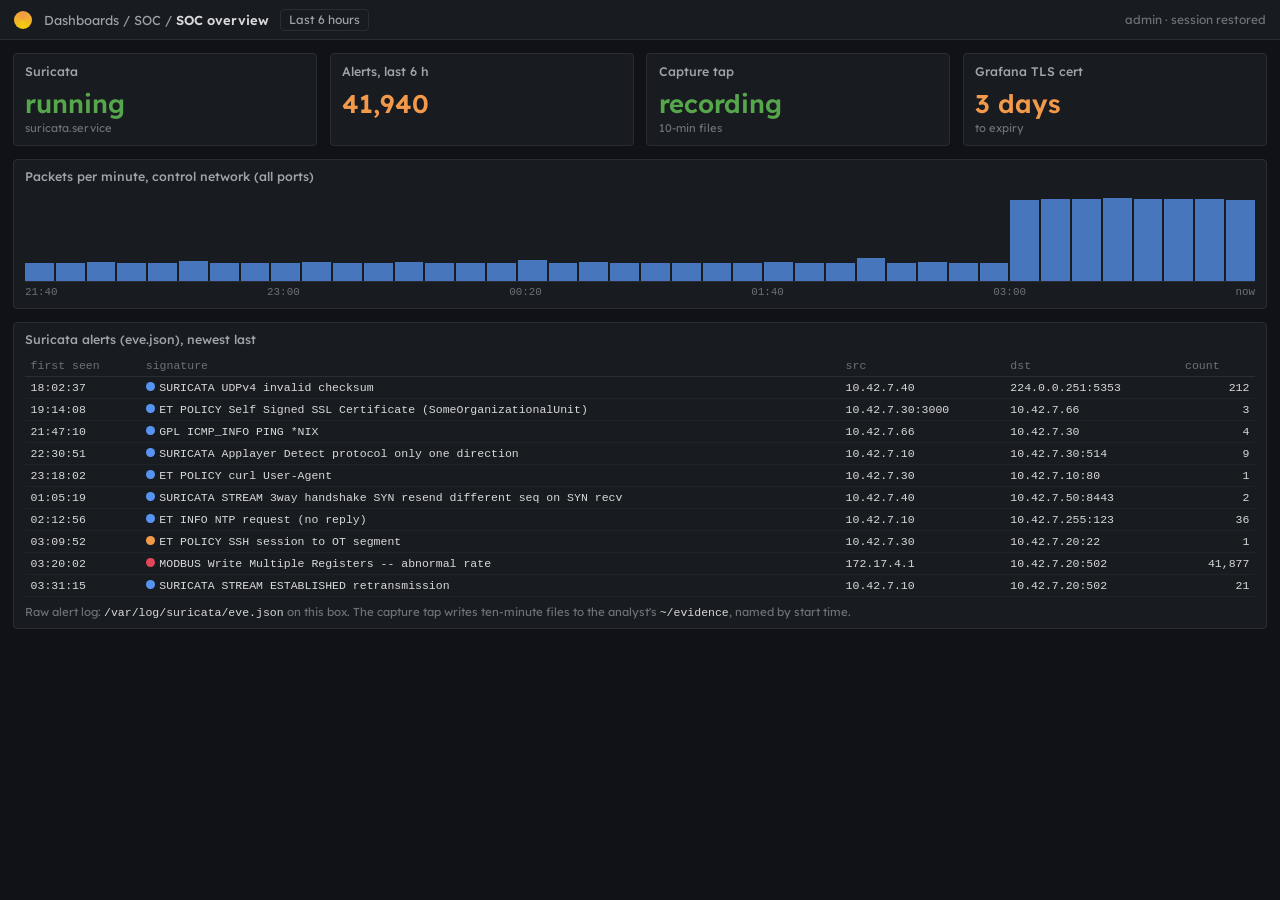
<file: grokwell/pages/grafana.html>
<!DOCTYPE html>
<html lang="en">
<head>
<meta charset="UTF-8">
<meta name="viewport" content="width=device-width, initial-scale=1">
<title>Grafana · SOC overview</title>
<style>
  @font-face {
    font-family: 'Lexend';
    src: url('fonts/Lexend-VariableFont_wght.ttf') format('truetype');
    font-weight: 100 900;
    font-display: swap;
  }
  :root{
    --bg:#111217; --panel:#181b1f; --line:#2a2d33; --ink:#d8d9da; --dim:#9fa2a8; --faint:#6e7177;
    --orange:#f2994a; --red:#e0475b; --green:#56a64b; --blue:#5794f2;
    --mono:'Consolas','SF Mono',ui-monospace,'Courier New',monospace;
    --sans:'Lexend','Helvetica Neue',Arial,sans-serif;
  }
  *{box-sizing:border-box}
  body{margin:0; font-family:var(--sans); color:var(--ink); background:var(--bg); font-size:13px}
  .top{display:flex; align-items:center; gap:.7rem; padding:.55rem .9rem; border-bottom:1px solid var(--line); background:var(--panel)}
  .logo{width:18px; height:18px; border-radius:50%; background:conic-gradient(var(--orange),#f2cc0c,var(--orange))}
  .crumb{color:var(--dim)} .crumb b{color:var(--ink); font-weight:600}
  .who{margin-left:auto; color:var(--faint); font-size:.75rem}
  .range{border:1px solid var(--line); border-radius:4px; padding:.15rem .5rem; color:var(--dim); font-size:.75rem}
  .wrap{padding:.8rem; display:grid; gap:.8rem}
  .row3{display:grid; grid-template-columns:repeat(auto-fit,minmax(9rem,1fr)); gap:.8rem}
  .panel{background:var(--panel); border:1px solid var(--line); border-radius:4px; padding:.6rem .7rem; min-width:0}
  .panel h3{margin:0 0 .5rem; font-size:.78rem; font-weight:500; color:var(--dim)}
  .stat{font-size:1.6rem; font-weight:600}
  .stat{white-space:nowrap; overflow:hidden; text-overflow:ellipsis}
  .stat small{display:block; font-size:.7rem; color:var(--faint); font-weight:400; margin-top:.15rem; overflow:hidden; text-overflow:ellipsis}
  .ok{color:var(--green)} .warn{color:var(--orange)} .bad{color:var(--red)}
  .chart{display:flex; align-items:flex-end; gap:2px; height:90px; border-bottom:1px solid var(--line); padding-top:.3rem}
  .chart i{flex:1; background:var(--blue); opacity:.75; min-height:2px}
  .axis{display:flex; justify-content:space-between; color:var(--faint); font-size:.68rem; margin-top:.25rem; font-family:var(--mono)}
  table{width:100%; border-collapse:collapse; font-family:var(--mono); font-size:.72rem}
  th{color:var(--faint); font-weight:400; text-align:left; padding:.25rem .35rem; border-bottom:1px solid var(--line)}
  td{padding:.25rem .35rem; border-bottom:1px solid #202328; vertical-align:top}
  td.n{text-align:right}
  .sev{display:inline-block; width:.55rem; height:.55rem; border-radius:50%; margin-right:.3rem}
  .s1{background:var(--red)} .s2{background:var(--orange)} .s3{background:var(--blue)}
  .note{color:var(--faint); font-size:.72rem; margin-top:.4rem}
  code{font-family:var(--mono); color:var(--ink)}
</style>
</head>
<body>
<div class="top">
  <div class="logo"></div>
  <div class="crumb">Dashboards / SOC / <b>SOC overview</b></div>
  <span class="range">Last 6 hours</span>
  <div class="who">admin · session restored</div>
</div>

<div class="wrap">
  <div class="row3">
    <div class="panel"><h3>Suricata</h3><div class="stat ok">running<small>suricata.service</small></div></div>
    <div class="panel"><h3>Alerts, last 6 h</h3><div class="stat warn">41,940</div></div>
    <div class="panel"><h3>Capture tap</h3><div class="stat ok">recording<small>10-min files</small></div></div>
    <div class="panel"><h3>Grafana TLS cert</h3><div class="stat warn">3 days<small>to expiry</small></div></div>
  </div>

  <div class="panel">
    <h3>Packets per minute, control network (all ports)</h3>
    <div class="chart" aria-label="packets per minute">
      <i style="height:22%"></i><i style="height:21%"></i><i style="height:23%"></i><i style="height:22%"></i><i style="height:22%"></i><i style="height:24%"></i><i style="height:22%"></i><i style="height:21%"></i><i style="height:22%"></i><i style="height:23%"></i><i style="height:22%"></i><i style="height:22%"></i>
      <i style="height:23%"></i><i style="height:22%"></i><i style="height:21%"></i><i style="height:22%"></i><i style="height:25%"></i><i style="height:22%"></i><i style="height:23%"></i><i style="height:22%"></i><i style="height:22%"></i><i style="height:21%"></i><i style="height:22%"></i><i style="height:22%"></i>
      <i style="height:23%"></i><i style="height:22%"></i><i style="height:22%"></i><i style="height:27%"></i><i style="height:22%"></i><i style="height:23%"></i><i style="height:22%"></i><i style="height:22%"></i>
      <i style="height:96%"></i><i style="height:98%"></i><i style="height:97%"></i><i style="height:99%"></i><i style="height:98%"></i><i style="height:97%"></i><i style="height:98%"></i><i style="height:96%"></i>
    </div>
    <div class="axis"><span>21:40</span><span>23:00</span><span>00:20</span><span>01:40</span><span>03:00</span><span>now</span></div>
  </div>

  <div class="panel">
    <h3>Suricata alerts (eve.json), newest last</h3>
    <table>
      <tr><th>first seen</th><th>signature</th><th>src</th><th>dst</th><th class="n">count</th></tr>
      <tr><td>18:02:37</td><td><span class="sev s3"></span>SURICATA UDPv4 invalid checksum</td><td>10.42.7.40</td><td>224.0.0.251:5353</td><td class="n">212</td></tr>
      <tr><td>19:14:08</td><td><span class="sev s3"></span>ET POLICY Self Signed SSL Certificate (SomeOrganizationalUnit)</td><td>10.42.7.30:3000</td><td>10.42.7.66</td><td class="n">3</td></tr>
      <tr><td>21:47:10</td><td><span class="sev s3"></span>GPL ICMP_INFO PING *NIX</td><td>10.42.7.66</td><td>10.42.7.30</td><td class="n">4</td></tr>
      <tr><td>22:30:51</td><td><span class="sev s3"></span>SURICATA Applayer Detect protocol only one direction</td><td>10.42.7.10</td><td>10.42.7.30:514</td><td class="n">9</td></tr>
      <tr><td>23:18:02</td><td><span class="sev s3"></span>ET POLICY curl User-Agent</td><td>10.42.7.30</td><td>10.42.7.10:80</td><td class="n">1</td></tr>
      <tr><td>01:05:19</td><td><span class="sev s3"></span>SURICATA STREAM 3way handshake SYN resend different seq on SYN recv</td><td>10.42.7.40</td><td>10.42.7.50:8443</td><td class="n">2</td></tr>
      <tr><td>02:12:56</td><td><span class="sev s3"></span>ET INFO NTP request (no reply)</td><td>10.42.7.10</td><td>10.42.7.255:123</td><td class="n">36</td></tr>
      <tr><td>03:09:52</td><td><span class="sev s2"></span>ET POLICY SSH session to OT segment</td><td>10.42.7.30</td><td>10.42.7.20:22</td><td class="n">1</td></tr>
      <tr><td>03:20:02</td><td><span class="sev s1"></span>MODBUS Write Multiple Registers -- abnormal rate</td><td>172.17.4.1</td><td>10.42.7.20:502</td><td class="n">41,877</td></tr>
      <tr><td>03:31:15</td><td><span class="sev s3"></span>SURICATA STREAM ESTABLISHED retransmission</td><td>10.42.7.10</td><td>10.42.7.20:502</td><td class="n">21</td></tr>
    </table>
    <div class="note">Raw alert log: <code>/var/log/suricata/eve.json</code> on this box. The capture tap writes ten-minute files to the analyst's <code>~/evidence</code>, named by start time.</div>
  </div>
</div>
</body>
</html>
</file>
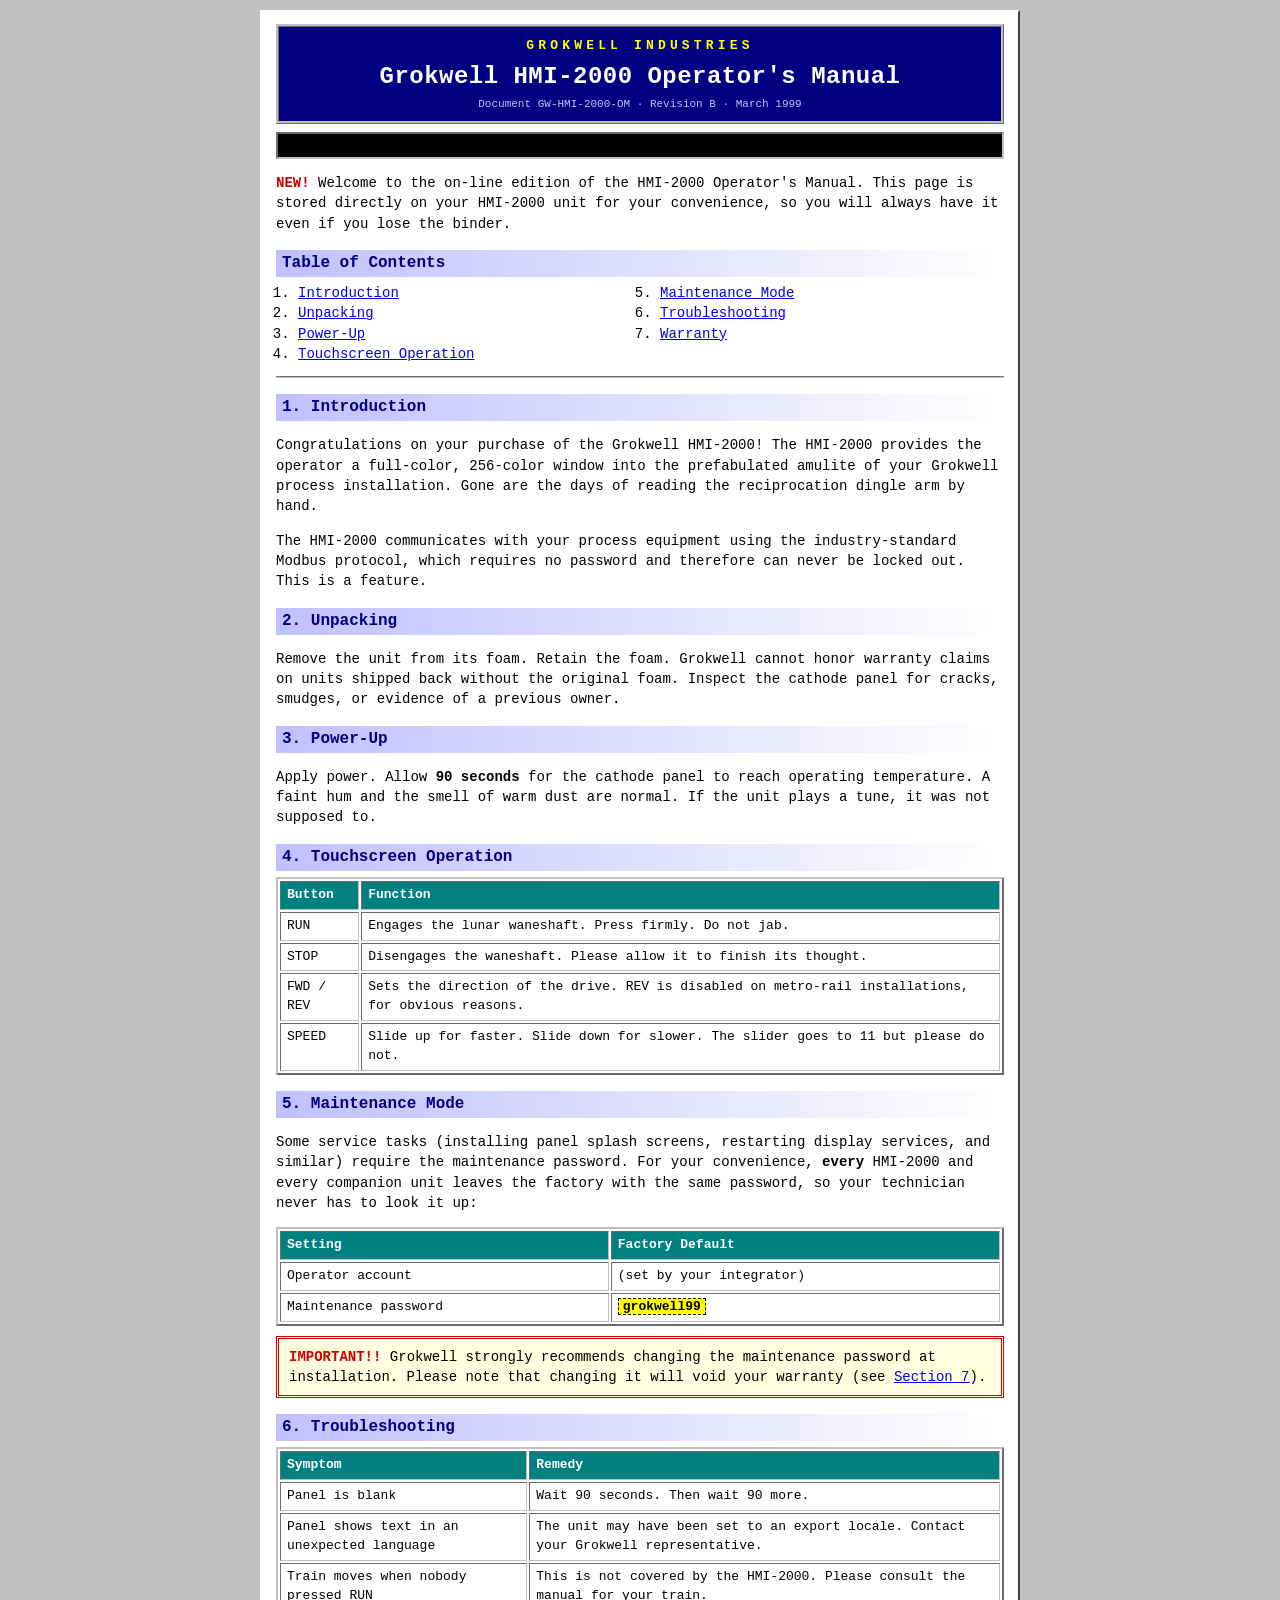
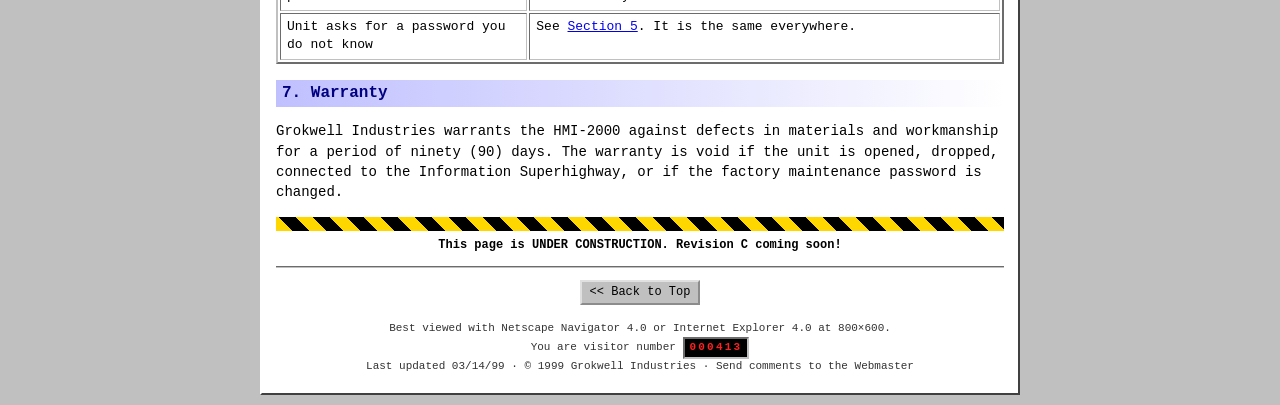
<file: grokwell/pages/hmi-manual.html>
<!DOCTYPE html>
<html lang="en">
<head>
<meta charset="UTF-8">
<meta name="viewport" content="width=device-width, initial-scale=1">
<title>HMI-2000 Operator's Manual</title>
<!-- Served by Caddy off grokwell-hmi itself (/srv/www/manual/). Deliberately
     antiquated: a late-90s vendor manual nobody has touched since install.
     Its maintenance-password section is the in-game source of the spokes'
     factory-default sudo password. The one page NOT in Lexend: Consolas, for the
     dated look (per the user). -->
<style>
  :root{
    --desk:#c0c0c0; --paper:#ffffff; --ink:#000000; --link:#0000ee; --visited:#551a8b;
    --navy:#000080; --teal:#008080; --hilite:#ffff00; --red:#cc0000;
    --bevel-lt:#ffffff; --bevel-dk:#808080; --bevel-xdk:#404040;
  }
  *{box-sizing:border-box}
  html,body{margin:0;padding:0}
  body{font-family:Consolas,'Lucida Console','Courier New',monospace; color:var(--ink); background:var(--desk);
    font-size:14px; line-height:1.45; padding:10px}
  a{color:var(--link)} a:visited{color:var(--visited)}
  .page{max-width:760px; margin:0 auto; background:var(--paper); padding:12px 14px 18px;
    border:2px solid; border-color:var(--bevel-lt) var(--bevel-xdk) var(--bevel-xdk) var(--bevel-lt)}
  .banner{background:var(--navy); color:#fff; text-align:center; padding:10px 6px 8px;
    border:3px ridge #c0c0c0}
  .banner .co{font-weight:800; letter-spacing:.32em; font-size:13px; color:var(--hilite)}
  .banner h1{margin:4px 0 2px; font-size:clamp(17px,4.6vw,24px); font-weight:800; letter-spacing:.02em}
  .banner .doc{font-size:11px; color:#c0c0ff}
  .ticker{margin:8px 0; background:#000; color:#00ff00; border:2px inset #c0c0c0;
    overflow:hidden; white-space:nowrap; font-size:12px; font-weight:700; padding:3px 0}
  .ticker span{display:inline-block; padding-left:100%; animation:crawl 18s linear infinite}
  @keyframes crawl{to{transform:translateX(-100%)}}
  .new{color:var(--red); font-weight:800; animation:blink 1s steps(1) infinite}
  @keyframes blink{50%{visibility:hidden}}
  hr{border:0; border-top:2px groove #c0c0c0; margin:12px 0}
  h2{font-size:16px; color:var(--navy); margin:16px 0 6px; padding:2px 6px;
    background:linear-gradient(90deg,#c0c0ff,#fff)}
  table{border-collapse:separate; border-spacing:2px; border:2px outset #c0c0c0; width:100%; font-size:13px}
  th,td{border:1px inset #c0c0c0; padding:4px 6px; text-align:left; vertical-align:top}
  th{background:var(--teal); color:#fff}
  ol.toc{columns:2; column-gap:18px; margin:4px 0; padding-left:22px}
  .warn{border:3px double var(--red); background:#ffffe0; padding:8px 10px; margin:10px 0}
  .warn b{color:var(--red)}
  .pw{font-weight:800; background:var(--hilite); padding:0 4px; border:1px dashed #000}
  .construction{height:14px; margin:14px 0 6px;
    background:repeating-linear-gradient(45deg,#ffd700 0 12px,#000 12px 24px)}
  .construction + p{text-align:center; font-size:12px; font-weight:700; margin:0}
  footer{margin-top:12px; text-align:center; font-size:11px; color:#333}
  .counter{display:inline-block; background:#000; color:#ff2020; font-weight:700;
    letter-spacing:.2em; padding:1px 5px; border:2px inset #c0c0c0}
  .btn{display:inline-block; background:#c0c0c0; color:#000; text-decoration:none; padding:2px 8px;
    border:2px outset #e0e0e0; font-size:12px}
  @media (prefers-reduced-motion:reduce){ .ticker span,.new{animation:none} .ticker span{padding-left:6px} }
</style>
</head>
<body>
<div class="page">
  <div class="banner">
    <div class="co">GROKWELL INDUSTRIES</div>
    <h1>Grokwell HMI-2000 Operator's Manual</h1>
    <div class="doc">Document GW-HMI-2000-OM &middot; Revision B &middot; March 1999</div>
  </div>

  <div class="ticker"><span>*** NEW!! Revision B is now Y2K COMPLIANT *** Interface with confidence into the next millennium *** Ask your Grokwell representative about the HMI-2000 Turbo Upgrade Kit ***</span></div>

  <p><span class="new">NEW!</span> Welcome to the on-line edition of the HMI-2000 Operator's Manual. This page is stored directly on your HMI-2000 unit for your convenience, so you will always have it even if you lose the binder.</p>

  <h2>Table of Contents</h2>
  <ol class="toc">
    <li><a href="#intro">Introduction</a></li>
    <li><a href="#unpack">Unpacking</a></li>
    <li><a href="#power">Power-Up</a></li>
    <li><a href="#touch">Touchscreen Operation</a></li>
    <li><a href="#maint">Maintenance Mode</a></li>
    <li><a href="#trouble">Troubleshooting</a></li>
    <li><a href="#warranty">Warranty</a></li>
  </ol>

  <hr>

  <h2 id="intro">1. Introduction</h2>
  <p>Congratulations on your purchase of the Grokwell HMI-2000! The HMI-2000 provides the operator a full-color, 256-color window into the prefabulated amulite of your Grokwell process installation. Gone are the days of reading the reciprocation dingle arm by hand.</p>
  <p>The HMI-2000 communicates with your process equipment using the industry-standard Modbus protocol, which requires no password and therefore can never be locked out. This is a feature.</p>

  <h2 id="unpack">2. Unpacking</h2>
  <p>Remove the unit from its foam. Retain the foam. Grokwell cannot honor warranty claims on units shipped back without the original foam. Inspect the cathode panel for cracks, smudges, or evidence of a previous owner.</p>

  <h2 id="power">3. Power-Up</h2>
  <p>Apply power. Allow <b>90 seconds</b> for the cathode panel to reach operating temperature. A faint hum and the smell of warm dust are normal. If the unit plays a tune, it was not supposed to.</p>

  <h2 id="touch">4. Touchscreen Operation</h2>
  <table>
    <tr><th>Button</th><th>Function</th></tr>
    <tr><td>RUN</td><td>Engages the lunar waneshaft. Press firmly. Do not jab.</td></tr>
    <tr><td>STOP</td><td>Disengages the waneshaft. Please allow it to finish its thought.</td></tr>
    <tr><td>FWD / REV</td><td>Sets the direction of the drive. REV is disabled on metro-rail installations, for obvious reasons.</td></tr>
    <tr><td>SPEED</td><td>Slide up for faster. Slide down for slower. The slider goes to 11 but please do not.</td></tr>
  </table>

  <h2 id="maint">5. Maintenance Mode</h2>
  <p>Some service tasks (installing panel splash screens, restarting display services, and similar) require the maintenance password. For your convenience, <b>every</b> HMI-2000 and every companion unit leaves the factory with the same password, so your technician never has to look it up:</p>
  <table>
    <tr><th>Setting</th><th>Factory Default</th></tr>
    <tr><td>Operator account</td><td>(set by your integrator)</td></tr>
    <tr><td>Maintenance password</td><td><span class="pw">grokwell99</span></td></tr>
  </table>
  <div class="warn"><b>IMPORTANT!!</b> Grokwell strongly recommends changing the maintenance password at installation. Please note that changing it will void your warranty (see <a href="#warranty">Section 7</a>).</div>

  <h2 id="trouble">6. Troubleshooting</h2>
  <table>
    <tr><th>Symptom</th><th>Remedy</th></tr>
    <tr><td>Panel is blank</td><td>Wait 90 seconds. Then wait 90 more.</td></tr>
    <tr><td>Panel shows text in an unexpected language</td><td>The unit may have been set to an export locale. Contact your Grokwell representative.</td></tr>
    <tr><td>Train moves when nobody pressed RUN</td><td>This is not covered by the HMI-2000. Please consult the manual for your train.</td></tr>
    <tr><td>Unit asks for a password you do not know</td><td>See <a href="#maint">Section 5</a>. It is the same everywhere.</td></tr>
  </table>

  <h2 id="warranty">7. Warranty</h2>
  <p>Grokwell Industries warrants the HMI-2000 against defects in materials and workmanship for a period of ninety (90) days. The warranty is void if the unit is opened, dropped, connected to the Information Superhighway, or if the factory maintenance password is changed.</p>

  <div class="construction"></div>
  <p>This page is UNDER CONSTRUCTION. Revision C coming soon!</p>

  <hr>
  <footer>
    <a class="btn" href="#">&lt;&lt; Back to Top</a><br><br>
    Best viewed with Netscape Navigator 4.0 or Internet Explorer 4.0 at 800&times;600.<br>
    You are visitor number <span class="counter">000413</span><br>
    Last updated 03/14/99 &middot; &copy; 1999 Grokwell Industries &middot; Send comments to the Webmaster
  </footer>
</div>
</body>
</html>
</file>
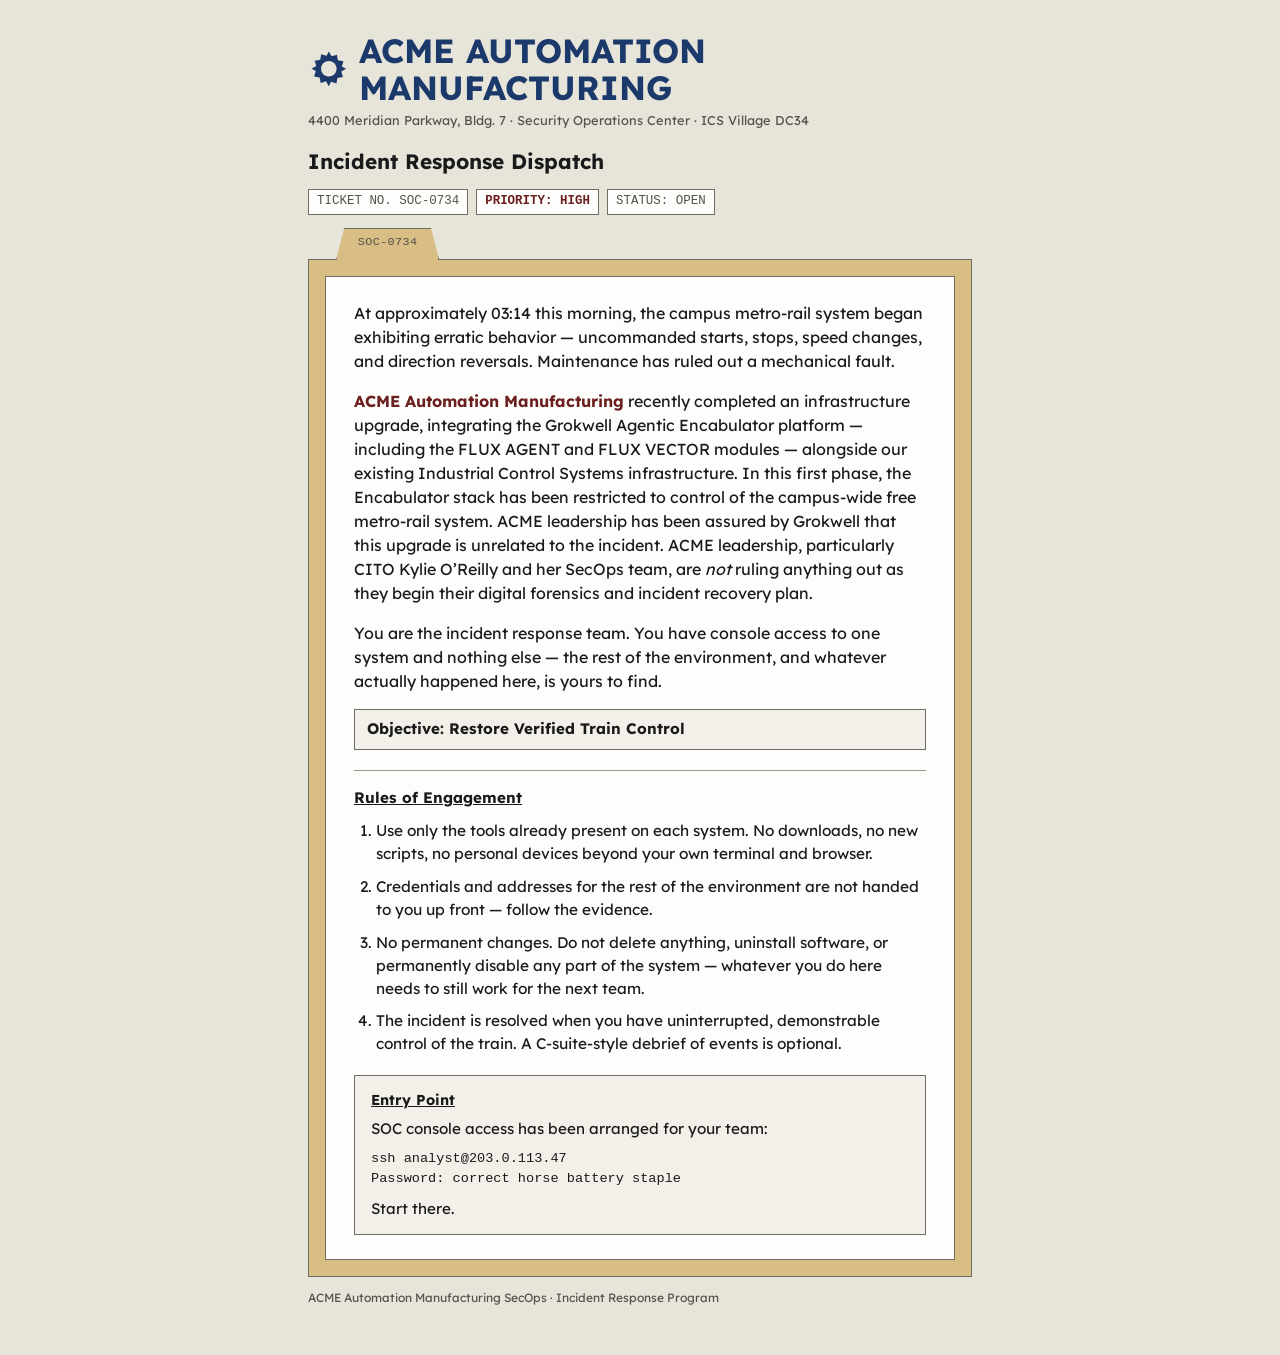
<file: grokwell/pages/incident-brief.html>
<!DOCTYPE html>
<html lang="en">
<head>
<meta charset="UTF-8">
<meta name="viewport" content="width=device-width, initial-scale=1">
<title>Incident Dispatch — ACME Automation Manufacturing</title>
<style>
  :root {
    --page: #e7e4da;
    --panel: #fdfdfb;
    --border: #9a978c;
    --border-dark: #6f6c62;
    --ink: #1a1a1a;
    --ink-dim: #55524a;
    --heading: #1b3a6b;
    --accent: #6b1f1f;
    --manila: #d8bd84;
  }

  /* Self-hosted (fonts/ next to this file) -- the physical challenge's
     network had no internet, so no Google Fonts CDN. */
  @font-face {
    font-family: 'Lexend';
    src: url('fonts/Lexend-VariableFont_wght.ttf') format('truetype');
    font-weight: 100 900;
    font-display: swap;
  }

  * { box-sizing: border-box; }
  html, body { margin: 0; padding: 0; }

  body {
    font-family: 'Lexend', 'Helvetica Neue', Arial, sans-serif;
    color: var(--ink);
    background: var(--page);
    line-height: 1.5;
    padding: 2rem 1rem 3rem;
    font-size: 16px;
  }

  .masthead {
    max-width: 42rem;
    margin: 0 auto 0.75rem;
    padding: 0 0.25rem;
  }

  .wordmark {
    display: flex;
    align-items: center;
    gap: 0.6rem;
  }

  .wordmark svg { width: 2.6rem; height: 2.6rem; flex: none; }

  .masthead .company {
    font-size: 2.1rem;
    font-weight: bold;
    line-height: 1.1;
    color: var(--heading);
  }

  .masthead .letterhead-line {
    font-size: 0.8rem;
    color: var(--ink-dim);
    margin-top: 0.3rem;
  }

  .masthead h1 {
    font-size: 1.3rem;
    font-weight: bold;
    margin: 1rem 0 0;
    color: var(--ink);
  }

  .ticket-strip {
    max-width: 42rem;
    margin: 0.6rem auto 0.75rem;
    padding: 0 0.25rem;
    display: flex;
    gap: 0.5rem;
    flex-wrap: wrap;
    font-family: 'Courier New', Courier, monospace;
    font-size: 0.78rem;
  }

  .pill {
    border: 1px solid var(--border-dark);
    background: var(--panel);
    padding: 0.15rem 0.5rem;
    color: var(--ink-dim);
  }

  .pill.priority { color: var(--accent); font-weight: bold; }

  .folder {
    max-width: 42rem;
    margin: 0 auto;
    padding: 0 0.25rem;
  }

  .folder-tab {
    display: inline-block;
    margin: 0 0 -1px 1.75rem;
    background: var(--manila);
    border: 1px solid var(--border-dark);
    border-bottom: none;
    padding: 0.3rem 1.3rem 0.55rem;
    font-family: 'Courier New', Courier, monospace;
    font-size: 0.74rem;
    letter-spacing: 0.03em;
    color: var(--ink-dim);
    clip-path: polygon(8% 0, 92% 0, 100% 100%, 0 100%);
    position: relative;
  }

  .folder-body {
    background: var(--manila);
    border: 1px solid var(--border-dark);
    padding: 1rem;
  }

  .sheet {
    background: var(--panel);
    border: 1px solid var(--border-dark);
    padding: 1.5rem 1.75rem;
  }

  .sheet p {
    margin: 0 0 1rem;
    font-size: 1rem;
    max-width: 40em;
  }

  .sheet strong { color: var(--accent); }

  .objective {
    border: 1px solid var(--border-dark);
    background: #f2f0e8;
    padding: 0.5rem 0.75rem;
    margin: 0 0 1.25rem;
    font-weight: bold;
    font-size: 0.95rem;
  }

  .roe {
    margin: 0 0 1.25rem;
    padding-top: 1rem;
    border-top: 1px solid var(--border);
  }

  .roe .heading {
    font-weight: bold;
    font-size: 0.95rem;
    margin-bottom: 0.6rem;
    text-decoration: underline;
  }

  .roe ol {
    margin: 0;
    padding-left: 1.4rem;
  }

  .roe li {
    margin-bottom: 0.6rem;
    font-size: 0.96rem;
  }

  .roe li:last-child { margin-bottom: 0; }

  .entry-point {
    border: 1px solid var(--border-dark);
    padding: 0.85rem 1rem;
    background: #f2f0e8;
  }

  .entry-point .heading {
    font-weight: bold;
    font-size: 0.9rem;
    margin-bottom: 0.4rem;
    text-decoration: underline;
  }

  .entry-point p { margin: 0 0 0.5rem; font-size: 0.95rem; }
  .entry-point p:last-child { margin-bottom: 0; }
  .entry-point p.mono { font-family: 'Courier New', Courier, monospace; font-size: 0.85rem; }

  .colophon {
    max-width: 42rem;
    margin: 0.75rem auto 0;
    padding: 0 0.25rem;
    font-size: 0.75rem;
    color: var(--ink-dim);
  }

  @media (max-width: 32rem) {
    .sheet { padding: 1.25rem 1.1rem; }
    .folder-body { padding: 0.75rem; }
  }
</style>
</head>
<body>

<div class="masthead">
  <div class="wordmark">
    <svg viewBox="0 0 48 48" fill="none" xmlns="http://www.w3.org/2000/svg" aria-hidden="true">
      <path d="M24 4l3.2 5.6 6.2-1.9 1.1 6.4 6.4 1.1-1.9 6.2L44 24l-5.6 3.2 1.9 6.2-6.4 1.1-1.1 6.4-6.2-1.9L24 44l-3.2-5.6-6.2 1.9-1.1-6.4-6.4-1.1 1.9-6.2L4 24l5.6-3.2-1.9-6.2 6.4-1.1 1.1-6.4 6.2 1.9L24 4z" fill="#1b3a6b"/>
      <circle cx="24" cy="24" r="9" fill="#e7e4da"/>
    </svg>
    <div class="company">ACME AUTOMATION MANUFACTURING</div>
  </div>
  <div class="letterhead-line">4400 Meridian Parkway, Bldg. 7 &middot; Security Operations Center &middot; ICS Village DC34</div>
  <h1>Incident Response Dispatch</h1>
</div>

<div class="ticket-strip">
  <span class="pill">TICKET NO. SOC-0734</span>
  <span class="pill priority">PRIORITY: HIGH</span>
  <span class="pill">STATUS: OPEN</span>
</div>

<div class="folder">
  <div class="folder-tab">SOC-0734</div>
  <div class="folder-body">
<article class="sheet">
  <p>At approximately 03:14 this morning, the campus metro-rail system began exhibiting erratic behavior &mdash; uncommanded starts, stops, speed changes, and direction reversals. Maintenance has ruled out a mechanical fault.</p>

  <p><strong>ACME Automation Manufacturing</strong> recently completed an infrastructure upgrade, integrating the Grokwell Agentic Encabulator platform &mdash; including the FLUX AGENT and FLUX VECTOR modules &mdash; alongside our existing Industrial Control Systems infrastructure. In this first phase, the Encabulator stack has been restricted to control of the campus-wide free metro-rail system. ACME leadership has been assured by Grokwell that this upgrade is unrelated to the incident. ACME leadership, particularly CITO Kylie O&rsquo;Reilly and her SecOps team, are <em>not</em> ruling anything out as they begin their digital forensics and incident recovery plan.</p>

  <p>You are the incident response team. You have console access to one system and nothing else &mdash; the rest of the environment, and whatever actually happened here, is yours to find.</p>

  <div class="objective">Objective: Restore Verified Train Control</div>

  <div class="roe">
    <div class="heading">Rules of Engagement</div>
    <ol>
      <li>Use only the tools already present on each system. No downloads, no new scripts, no personal devices beyond your own terminal and browser.</li>
      <li>Credentials and addresses for the rest of the environment are not handed to you up front &mdash; follow the evidence.</li>
      <li>No permanent changes. Do not delete anything, uninstall software, or permanently disable any part of the system &mdash; whatever you do here needs to still work for the next team.</li>
      <li>The incident is resolved when you have uninterrupted, demonstrable control of the train. A C-suite-style debrief of events is optional.</li>
    </ol>
  </div>

  <div class="entry-point">
    <div class="heading">Entry Point</div>
    <p>SOC console access has been arranged for your team:</p>
    <p class="mono">ssh analyst@203.0.113.47<br>Password: correct horse battery staple</p>
    <p>Start there.</p>
  </div>
</article>
  </div>
</div>

<div class="colophon">ACME Automation Manufacturing SecOps &middot; Incident Response Program</div>

</body>
</html>
</file>
<file: grokwell/style.css>
/*

Standard CSS file for use with Standard.html and Standard-Source.html. 

*/


body
{
	font-family: Georgia, Palatino, "Times New Roman", Times, serif;
	font-size: 100%;
	-webkit-text-size-adjust: none;
}

.container
{
	margin-top: 2em;
}

/* 
Paragraph features defined here apply without distinction to blurb and
source paragraphs. 
*/

p
{
	font-size: 1em;
	line-height: 1.4;
}

/* 
Here we get rid of underlining for links, and provide a more subdued 
color scheme than the bright-blue HTML standard. 

Best color schemes are likely to vary depending on cover art.
*/

a
{
	text-decoration: none;
	color: #369;
}

a:visited
{
	text-decoration: none;
	color: #006;
}

a:hover
{
	text-decoration: none;
	color: #33C;
}

.coverimage
{
	width: 12.6em;
	margin-top: 2em;
	margin-left: 1em;
	float: left;
	clear: left;
	text-align: right;
} 

/* 
Here we make invisible the one-pixel border that currently goes around
the cover image. 
*/

.coverimage a
{
	font-style: normal;
	font-variant: normal;
	font-weight: normal;
	color: #FFF;
}

/* 
The introduction formatting applies to the title, author name, and release
number, here presented at the top of the page. 

To change the appearance of specific elements, tweak

	h1 for the title
	h2 for the author name
	.bibliography for the release information

*/

.introduction
{ 
	padding-top: 2.4em;
	margin-left: 15.4em;
	width: 33em;
	line-height: 1;
	text-align: left;
}

/* 
These set the sizes for the title (h1) and the author name (h2). 

The ideal font-size for h1 may vary quite a bit depending on how long the 
game's title is: larger for one-word titles, smaller for longer titles.

Should we wish to remove the title entirely and allow the cover art alone
to represent the game, we need only add the line "display: none;" to the
definition of h1.

*/
h1 { font-size: 2em;  }
h2 { font-size: 1em; line-height: .25;}

/* The about formatting applies to blurb information. */

.about
{
	margin-top: 2.8em;
	margin-left: 15.4em;
	width: 33em;
	text-align: left;
}

/* 
By setting about p and about p + p, we instruct the first paragraph of the
blurb to be unindented but subsequent paragraphs to be indented a small 
distance. 
*/

.about p { margin-bottom: 0; }

.about p + p
{
	text-indent: 1.4em;
	margin-top: 0;
}

/* 
Playinfo affects the paragraph at the bottom of the home-page that supplies
the IFID for the game and suggests interpreters for the author to use. */

.playinfo
{
	margin: 1em 0px 0px 15.4em;
	width: 33em;
}

.playinfo p {
	font-size: .75em;
}


/* 
The links formatting applies to the story file and auxiliary links found
on the home page, and to the Contents, Next, and Previous links on the 
source pages. Here we arrange for them to appear in a column at the left
side of the page. 
*/

.links
{
	width: 13em;
	float: left;
	clear: left;
	text-align: right; 
	margin-top: 2.8em;
}

.links li
{
	list-style-type: none;
	list-style-position: default;
	padding: .4 em;
}

/* 
The filetype id applies only to the little (blorb), (pdf), and similar
denotations found on the links. Here we make these appear smaller than the 
surrounding text. In order to get rid of them entirely, we would add 
"display: none;" to our filetype definition. 
*/ 

span.filetype { font-size: .5em; }

/* 
Source formatting applies to the source text on generated pages. 
*/

.source
{
	margin-top: 1.4em;
	margin-left: 15.4em;
	width: 33em;
	line-height: 1.4;
}

.sourceintroduction
{
	margin-left: 15.4em;
	width: 33em;
}

.sourceintroduction h1
{
	padding-top: 2.8em;
	font-size: 1em;
	line-height: 1;
	text-align: right;
	text-decoration: none;
	font-weight: normal;
	font-style: italic;
}

.sourceintroduction h2
{
	display: none;
}

.sourcecoverimage
{
	width: 12.6em;
	margin-top: 2em;
	margin-left: 1em;
	float: left;
	clear: left;
	text-align: right;
} 

/* 
Here we make invisible the one-pixel border that currently goes around
the cover image. 
*/

.sourcecoverimage a
{
	font-style: normal;
	font-variant: normal;
	font-weight: normal;
	color: #FFF;
}

.sourcebibliography
{
	display: none;
}

span.quote { color: #369; }

span.comment {
	color: #390;}

span.substitution
{
	color: #69B;
	font-variant: small-caps;
}
	
span.i6code { color: #666; font-family: monospace; }

span.columnhead { 
	font-style: italic; 
	font-size: 1em;
}

span.heading
{
	font-weight: bold;
} 

.source td
{
	padding-top: .7em;
	padding-bottom: .7em;
	padding-right: 1.4em;
	font-size: .75em;
	text-align: left;
	vertical-align: top;
} 

/*
We could alter the following in order to make the footnote links in the source
text appear different from other links, but otherwise they will be the same
color as other links -- which is fine as a default.
*/

span.notecue
{
	font-size: .75em;
	vertical-align: super;
}

/* 
Here we tell the elements of the table of contents not to be listed with
bullets because this tends to produce considerable visual clutter especially
with large project files. 
*/

.source li
{
	list-style-type: none;
	list-style-position: default;
}

/* 
Notes applies to footnotes on the source text. 
*/

.notes
{
	margin-left: 16.8em;
	width: 33em;
}

.notes p
{
	text-indent: -1.4em;
	font-size: .75em;
}

.notesheading { font-style: italic; }

p.indent0 
{	margin-bottom: 0;  
}

p.indent1 
{
	padding-left: 2.8em;
	text-indent: -.7em;
	margin-bottom: 0;
	margin-top: 0;
}

p.indent2 
{	margin-bottom: 0; 
	padding-left: 5.6em;
	text-indent: -.7em;
	margin-top: 0;
}

p.indent3 
{
	padding-left: 8.4em;
	text-indent: -.7em;
	margin-bottom: 0;
	margin-top: 0;
}

p.indent4
{	margin-bottom: 0; 
	padding-left: 11.2em;
	text-indent: -.7em;
	margin-top: 0;
}

p.indent5
{
	padding-left: 14em;
	text-indent: -.7em;
	margin-bottom: 0;
	margin-top: 0;
}

p.indent6
{	margin-bottom: 0; 
	padding-left: 16.8em;
	text-indent: -.7em;
	margin-top: 0;
}

p.indent7
{
	padding-left: 19.6em;
	text-indent: -.7em;
	margin-bottom: 0;
	margin-top: 0;
}


p.indent8
{	margin-bottom: 0; 
	padding-left: 22.4em;
	text-indent: -.7em;
	margin-top: 0;
}

p.indent9
{
	padding-left: 25.2em;
	text-indent: -.7em;
	margin-bottom: 0;
	margin-top: 0;
}

/*
Styles for play.html
*/
.play .coverimage
{
	position: fixed;
}
.play .links
{
	margin-top: 200px;
	position: fixed;
}

.interpretercredit
{
	bottom: 1em;
	font-size: 80%;
	position: fixed;
}

#gameport
{
	background: white;
	bottom: 0px;
	left: 15.4em;
	line-height: 1.4;
	margin: 0px;
	position: absolute;
	right: 0px;
	top: 0px;
}

/*
Styles for mobile browsers: change to a one-column layout.
*/

@media screen and (max-device-width: 480px)
{
	.coverimage, .introduction, .links, .about, .playinfo, .source, .sourceintroduction, .sourcecoverimage, .notes
	{
		float: none;
		margin-left: 1em;
		text-align: left;
	}

	.play .coverimage, .play .links, .play .interpretercredit
	{
		display: none;
	}
	
	#gameport
	{
		left: 0px;
		width: auto;
	}
}
</file>
<file: grokwell/interpreter/roboto.css>
/* roboto-100 - greek_latin-ext_latin_vietnamese_cyrillic_cyrillic-ext_greek-ext */
@font-face {
    font-family: 'Roboto';
    font-style: normal;
    font-weight: 100;
    src: local('Roboto Thin'), local('Roboto-Thin'),
    url('roboto-v18-greek_latin-ext_latin_vietnamese_cyrillic_cyrillic-ext_greek-ext-100.woff2') format('woff2'), /* Chrome 26+, Opera 23+, Firefox 39+ */
    url('roboto-v18-greek_latin-ext_latin_vietnamese_cyrillic_cyrillic-ext_greek-ext-100.woff') format('woff'); /* Chrome 6+, Firefox 3.6+, IE 9+, Safari 5.1+ */
}
/* roboto-100italic - greek_latin-ext_latin_vietnamese_cyrillic_cyrillic-ext_greek-ext */
@font-face {
    font-family: 'Roboto';
    font-style: italic;
    font-weight: 100;
    src: local('Roboto Thin Italic'), local('Roboto-ThinItalic'),
    url('roboto-v18-greek_latin-ext_latin_vietnamese_cyrillic_cyrillic-ext_greek-ext-100italic.woff2') format('woff2'), /* Chrome 26+, Opera 23+, Firefox 39+ */
    url('roboto-v18-greek_latin-ext_latin_vietnamese_cyrillic_cyrillic-ext_greek-ext-100italic.woff') format('woff'); /* Chrome 6+, Firefox 3.6+, IE 9+, Safari 5.1+ */
}
/* roboto-300 - greek_latin-ext_latin_vietnamese_cyrillic_cyrillic-ext_greek-ext */
@font-face {
    font-family: 'Roboto';
    font-style: normal;
    font-weight: 300;
    src: local('Roboto Light'), local('Roboto-Light'),
    url('roboto-v18-greek_latin-ext_latin_vietnamese_cyrillic_cyrillic-ext_greek-ext-300.woff2') format('woff2'), /* Chrome 26+, Opera 23+, Firefox 39+ */
    url('roboto-v18-greek_latin-ext_latin_vietnamese_cyrillic_cyrillic-ext_greek-ext-300.woff') format('woff'); /* Chrome 6+, Firefox 3.6+, IE 9+, Safari 5.1+ */
}
/* roboto-300italic - greek_latin-ext_latin_vietnamese_cyrillic_cyrillic-ext_greek-ext */
@font-face {
    font-family: 'Roboto';
    font-style: italic;
    font-weight: 300;
    src: local('Roboto Light Italic'), local('Roboto-LightItalic'),
    url('roboto-v18-greek_latin-ext_latin_vietnamese_cyrillic_cyrillic-ext_greek-ext-300italic.woff2') format('woff2'), /* Chrome 26+, Opera 23+, Firefox 39+ */
    url('roboto-v18-greek_latin-ext_latin_vietnamese_cyrillic_cyrillic-ext_greek-ext-300italic.woff') format('woff'); /* Chrome 6+, Firefox 3.6+, IE 9+, Safari 5.1+ */
}
/* roboto-regular - greek_latin-ext_latin_vietnamese_cyrillic_cyrillic-ext_greek-ext */
@font-face {
    font-family: 'Roboto';
    font-style: normal;
    font-weight: 400;
    src: local('Roboto'), local('Roboto-Regular'),
    url('roboto-v18-greek_latin-ext_latin_vietnamese_cyrillic_cyrillic-ext_greek-ext-regular.woff2') format('woff2'), /* Chrome 26+, Opera 23+, Firefox 39+ */
    url('roboto-v18-greek_latin-ext_latin_vietnamese_cyrillic_cyrillic-ext_greek-ext-regular.woff') format('woff'); /* Chrome 6+, Firefox 3.6+, IE 9+, Safari 5.1+ */
}
/* roboto-italic - greek_latin-ext_latin_vietnamese_cyrillic_cyrillic-ext_greek-ext */
@font-face {
    font-family: 'Roboto';
    font-style: italic;
    font-weight: 400;
    src: local('Roboto Italic'), local('Roboto-Italic'),
    url('roboto-v18-greek_latin-ext_latin_vietnamese_cyrillic_cyrillic-ext_greek-ext-italic.woff2') format('woff2'), /* Chrome 26+, Opera 23+, Firefox 39+ */
    url('roboto-v18-greek_latin-ext_latin_vietnamese_cyrillic_cyrillic-ext_greek-ext-italic.woff') format('woff'); /* Chrome 6+, Firefox 3.6+, IE 9+, Safari 5.1+ */
}
/* roboto-500 - greek_latin-ext_latin_vietnamese_cyrillic_cyrillic-ext_greek-ext */
@font-face {
    font-family: 'Roboto';
    font-style: normal;
    font-weight: 500;
    src: local('Roboto Medium'), local('Roboto-Medium'),
    url('roboto-v18-greek_latin-ext_latin_vietnamese_cyrillic_cyrillic-ext_greek-ext-500.woff2') format('woff2'), /* Chrome 26+, Opera 23+, Firefox 39+ */
    url('roboto-v18-greek_latin-ext_latin_vietnamese_cyrillic_cyrillic-ext_greek-ext-500.woff') format('woff'); /* Chrome 6+, Firefox 3.6+, IE 9+, Safari 5.1+ */
}
/* roboto-500italic - greek_latin-ext_latin_vietnamese_cyrillic_cyrillic-ext_greek-ext */
@font-face {
    font-family: 'Roboto';
    font-style: italic;
    font-weight: 500;
    src: local('Roboto Medium Italic'), local('Roboto-MediumItalic'),
    url('roboto-v18-greek_latin-ext_latin_vietnamese_cyrillic_cyrillic-ext_greek-ext-500italic.woff2') format('woff2'), /* Chrome 26+, Opera 23+, Firefox 39+ */
    url('roboto-v18-greek_latin-ext_latin_vietnamese_cyrillic_cyrillic-ext_greek-ext-500italic.woff') format('woff'); /* Chrome 6+, Firefox 3.6+, IE 9+, Safari 5.1+ */
}
/* roboto-700 - greek_latin-ext_latin_vietnamese_cyrillic_cyrillic-ext_greek-ext */
@font-face {
    font-family: 'Roboto';
    font-style: normal;
    font-weight: 700;
    src: local('Roboto Bold'), local('Roboto-Bold'),
    url('roboto-v18-greek_latin-ext_latin_vietnamese_cyrillic_cyrillic-ext_greek-ext-700.woff2') format('woff2'), /* Chrome 26+, Opera 23+, Firefox 39+ */
    url('roboto-v18-greek_latin-ext_latin_vietnamese_cyrillic_cyrillic-ext_greek-ext-700.woff') format('woff'); /* Chrome 6+, Firefox 3.6+, IE 9+, Safari 5.1+ */
}
/* roboto-700italic - greek_latin-ext_latin_vietnamese_cyrillic_cyrillic-ext_greek-ext */
@font-face {
    font-family: 'Roboto';
    font-style: italic;
    font-weight: 700;
    src: local('Roboto Bold Italic'), local('Roboto-BoldItalic'),
    url('roboto-v18-greek_latin-ext_latin_vietnamese_cyrillic_cyrillic-ext_greek-ext-700italic.woff2') format('woff2'), /* Chrome 26+, Opera 23+, Firefox 39+ */
    url('roboto-v18-greek_latin-ext_latin_vietnamese_cyrillic_cyrillic-ext_greek-ext-700italic.woff') format('woff'); /* Chrome 6+, Firefox 3.6+, IE 9+, Safari 5.1+ */
}
/* roboto-900italic - greek_latin-ext_latin_vietnamese_cyrillic_cyrillic-ext_greek-ext */
@font-face {
    font-family: 'Roboto';
    font-style: italic;
    font-weight: 900;
    src: local('Roboto Black Italic'), local('Roboto-BlackItalic'),
    url('roboto-v18-greek_latin-ext_latin_vietnamese_cyrillic_cyrillic-ext_greek-ext-900italic.woff2') format('woff2'), /* Chrome 26+, Opera 23+, Firefox 39+ */
    url('roboto-v18-greek_latin-ext_latin_vietnamese_cyrillic_cyrillic-ext_greek-ext-900italic.woff') format('woff'); /* Chrome 6+, Firefox 3.6+, IE 9+, Safari 5.1+ */
}
/* roboto-900 - greek_latin-ext_latin_vietnamese_cyrillic_cyrillic-ext_greek-ext */
@font-face {
    font-family: 'Roboto';
    font-style: normal;
    font-weight: 900;
    src: local('Roboto Black'), local('Roboto-Black'),
    url('roboto-v18-greek_latin-ext_latin_vietnamese_cyrillic_cyrillic-ext_greek-ext-900.woff2') format('woff2'), /* Chrome 26+, Opera 23+, Firefox 39+ */
    url('roboto-v18-greek_latin-ext_latin_vietnamese_cyrillic_cyrillic-ext_greek-ext-900.woff') format('woff'); /* Chrome 6+, Firefox 3.6+, IE 9+, Safari 5.1+ */
}


/* roboto-mono-100 - greek_latin-ext_latin_vietnamese_cyrillic_cyrillic-ext_greek-ext */
@font-face {
    font-family: 'Roboto Mono';
    font-style: normal;
    font-weight: 100;
    src: local('Roboto Mono Thin'), local('RobotoMono-Thin'),
    url('roboto-mono-v5-greek_latin-ext_latin_vietnamese_cyrillic_cyrillic-ext_greek-ext-100.woff2') format('woff2'), /* Chrome 26+, Opera 23+, Firefox 39+ */
    url('roboto-mono-v5-greek_latin-ext_latin_vietnamese_cyrillic_cyrillic-ext_greek-ext-100.woff') format('woff'); /* Chrome 6+, Firefox 3.6+, IE 9+, Safari 5.1+ */
}
/* roboto-mono-100italic - greek_latin-ext_latin_vietnamese_cyrillic_cyrillic-ext_greek-ext */
@font-face {
    font-family: 'Roboto Mono';
    font-style: italic;
    font-weight: 100;
    src: local('Roboto Mono Thin Italic'), local('RobotoMono-ThinItalic'),
    url('roboto-mono-v5-greek_latin-ext_latin_vietnamese_cyrillic_cyrillic-ext_greek-ext-100italic.woff2') format('woff2'), /* Chrome 26+, Opera 23+, Firefox 39+ */
    url('roboto-mono-v5-greek_latin-ext_latin_vietnamese_cyrillic_cyrillic-ext_greek-ext-100italic.woff') format('woff'); /* Chrome 6+, Firefox 3.6+, IE 9+, Safari 5.1+ */
}
/* roboto-mono-300 - greek_latin-ext_latin_vietnamese_cyrillic_cyrillic-ext_greek-ext */
@font-face {
    font-family: 'Roboto Mono';
    font-style: normal;
    font-weight: 300;
    src: local('Roboto Mono Light'), local('RobotoMono-Light'),
    url('roboto-mono-v5-greek_latin-ext_latin_vietnamese_cyrillic_cyrillic-ext_greek-ext-300.woff2') format('woff2'), /* Chrome 26+, Opera 23+, Firefox 39+ */
    url('roboto-mono-v5-greek_latin-ext_latin_vietnamese_cyrillic_cyrillic-ext_greek-ext-300.woff') format('woff'); /* Chrome 6+, Firefox 3.6+, IE 9+, Safari 5.1+ */
}
/* roboto-mono-300italic - greek_latin-ext_latin_vietnamese_cyrillic_cyrillic-ext_greek-ext */
@font-face {
    font-family: 'Roboto Mono';
    font-style: italic;
    font-weight: 300;
    src: local('Roboto Mono Light Italic'), local('RobotoMono-LightItalic'),
    url('roboto-mono-v5-greek_latin-ext_latin_vietnamese_cyrillic_cyrillic-ext_greek-ext-300italic.woff2') format('woff2'), /* Chrome 26+, Opera 23+, Firefox 39+ */
    url('roboto-mono-v5-greek_latin-ext_latin_vietnamese_cyrillic_cyrillic-ext_greek-ext-300italic.woff') format('woff'); /* Chrome 6+, Firefox 3.6+, IE 9+, Safari 5.1+ */
}
/* roboto-mono-regular - greek_latin-ext_latin_vietnamese_cyrillic_cyrillic-ext_greek-ext */
@font-face {
    font-family: 'Roboto Mono';
    font-style: normal;
    font-weight: 400;
    src: local('Roboto Mono'), local('RobotoMono-Regular'),
    url('roboto-mono-v5-greek_latin-ext_latin_vietnamese_cyrillic_cyrillic-ext_greek-ext-regular.woff2') format('woff2'), /* Chrome 26+, Opera 23+, Firefox 39+ */
    url('roboto-mono-v5-greek_latin-ext_latin_vietnamese_cyrillic_cyrillic-ext_greek-ext-regular.woff') format('woff'); /* Chrome 6+, Firefox 3.6+, IE 9+, Safari 5.1+ */
}
/* roboto-mono-italic - greek_latin-ext_latin_vietnamese_cyrillic_cyrillic-ext_greek-ext */
@font-face {
    font-family: 'Roboto Mono';
    font-style: italic;
    font-weight: 400;
    src: local('Roboto Mono Italic'), local('RobotoMono-Italic'),
    url('roboto-mono-v5-greek_latin-ext_latin_vietnamese_cyrillic_cyrillic-ext_greek-ext-italic.woff2') format('woff2'), /* Chrome 26+, Opera 23+, Firefox 39+ */
    url('roboto-mono-v5-greek_latin-ext_latin_vietnamese_cyrillic_cyrillic-ext_greek-ext-italic.woff') format('woff'); /* Chrome 6+, Firefox 3.6+, IE 9+, Safari 5.1+ */
}
/* roboto-mono-500 - greek_latin-ext_latin_vietnamese_cyrillic_cyrillic-ext_greek-ext */
@font-face {
    font-family: 'Roboto Mono';
    font-style: normal;
    font-weight: 500;
    src: local('Roboto Mono Medium'), local('RobotoMono-Medium'),
    url('roboto-mono-v5-greek_latin-ext_latin_vietnamese_cyrillic_cyrillic-ext_greek-ext-500.woff2') format('woff2'), /* Chrome 26+, Opera 23+, Firefox 39+ */
    url('roboto-mono-v5-greek_latin-ext_latin_vietnamese_cyrillic_cyrillic-ext_greek-ext-500.woff') format('woff'); /* Chrome 6+, Firefox 3.6+, IE 9+, Safari 5.1+ */
}
/* roboto-mono-500italic - greek_latin-ext_latin_vietnamese_cyrillic_cyrillic-ext_greek-ext */
@font-face {
    font-family: 'Roboto Mono';
    font-style: italic;
    font-weight: 500;
    src: local('Roboto Mono Medium Italic'), local('RobotoMono-MediumItalic'),
    url('roboto-mono-v5-greek_latin-ext_latin_vietnamese_cyrillic_cyrillic-ext_greek-ext-500italic.woff2') format('woff2'), /* Chrome 26+, Opera 23+, Firefox 39+ */
    url('roboto-mono-v5-greek_latin-ext_latin_vietnamese_cyrillic_cyrillic-ext_greek-ext-500italic.woff') format('woff'); /* Chrome 6+, Firefox 3.6+, IE 9+, Safari 5.1+ */
}
/* roboto-mono-700 - greek_latin-ext_latin_vietnamese_cyrillic_cyrillic-ext_greek-ext */
@font-face {
    font-family: 'Roboto Mono';
    font-style: normal;
    font-weight: 700;
    src: local('Roboto Mono Bold'), local('RobotoMono-Bold'),
    url('roboto-mono-v5-greek_latin-ext_latin_vietnamese_cyrillic_cyrillic-ext_greek-ext-700.woff2') format('woff2'), /* Chrome 26+, Opera 23+, Firefox 39+ */
    url('roboto-mono-v5-greek_latin-ext_latin_vietnamese_cyrillic_cyrillic-ext_greek-ext-700.woff') format('woff'); /* Chrome 6+, Firefox 3.6+, IE 9+, Safari 5.1+ */
}
/* roboto-mono-700italic - greek_latin-ext_latin_vietnamese_cyrillic_cyrillic-ext_greek-ext */
@font-face {
    font-family: 'Roboto Mono';
    font-style: italic;
    font-weight: 700;
    src: local('Roboto Mono Bold Italic'), local('RobotoMono-BoldItalic'),
    url('roboto-mono-v5-greek_latin-ext_latin_vietnamese_cyrillic_cyrillic-ext_greek-ext-700italic.woff2') format('woff2'), /* Chrome 26+, Opera 23+, Firefox 39+ */
    url('roboto-mono-v5-greek_latin-ext_latin_vietnamese_cyrillic_cyrillic-ext_greek-ext-700italic.woff') format('woff'); /* Chrome 6+, Firefox 3.6+, IE 9+, Safari 5.1+ */
}
</file>
<file: grokwell/interpreter/toastr.css>
.toast-title {
  font-weight: bold;
}
.toast-message {
  -ms-word-wrap: break-word;
  word-wrap: break-word;
}
.toast-message a,
.toast-message label {
  color: #FFFFFF;
}
.toast-message a:hover {
  color: #CCCCCC;
  text-decoration: none;
}
.toast-close-button {
  position: relative;
  right: -0.3em;
  top: -0.3em;
  float: right;
  font-size: 20px;
  font-weight: bold;
  color: #FFFFFF;
  -webkit-text-shadow: 0 1px 0 #ffffff;
  text-shadow: 0 1px 0 #ffffff;
  opacity: 0.8;
  -ms-filter: progid:DXImageTransform.Microsoft.Alpha(Opacity=80);
  filter: alpha(opacity=80);
  line-height: 1;
}
.toast-close-button:hover,
.toast-close-button:focus {
  color: #000000;
  text-decoration: none;
  cursor: pointer;
  opacity: 0.4;
  -ms-filter: progid:DXImageTransform.Microsoft.Alpha(Opacity=40);
  filter: alpha(opacity=40);
}
.rtl .toast-close-button {
  left: -0.3em;
  float: left;
  right: 0.3em;
}
/*Additional properties for button version
 iOS requires the button element instead of an anchor tag.
 If you want the anchor version, it requires `href="#"`.*/
button.toast-close-button {
  padding: 0;
  cursor: pointer;
  background: transparent;
  border: 0;
  -webkit-appearance: none;
}
.toast-top-center {
  top: 0;
  right: 0;
  width: 100%;
}
.toast-bottom-center {
  bottom: 0;
  right: 0;
  width: 100%;
}
.toast-top-full-width {
  top: 0;
  right: 0;
  width: 100%;
}
.toast-bottom-full-width {
  bottom: 0;
  right: 0;
  width: 100%;
}
.toast-top-left {
  top: 12px;
  left: 12px;
}
.toast-top-right {
  top: 12px;
  right: 12px;
}
.toast-bottom-right {
  right: 12px;
  bottom: 12px;
}
.toast-bottom-left {
  bottom: 12px;
  left: 12px;
}
#toast-container {
  position: fixed;
  z-index: 999999;
  pointer-events: none;
  /*overrides*/
}
#toast-container * {
  -moz-box-sizing: border-box;
  -webkit-box-sizing: border-box;
  box-sizing: border-box;
}
#toast-container > div {
  position: relative;
  pointer-events: auto;
  overflow: hidden;
  margin: 0 0 6px;
  padding: 15px 15px 15px 50px;
  width: 300px;
  -moz-border-radius: 3px 3px 3px 3px;
  -webkit-border-radius: 3px 3px 3px 3px;
  border-radius: 3px 3px 3px 3px;
  background-position: 15px center;
  background-repeat: no-repeat;
  -moz-box-shadow: 0 0 12px #999999;
  -webkit-box-shadow: 0 0 12px #999999;
  box-shadow: 0 0 12px #999999;
  color: #FFFFFF;
  opacity: 0.8;
  -ms-filter: progid:DXImageTransform.Microsoft.Alpha(Opacity=80);
  filter: alpha(opacity=80);
}
#toast-container > div.rtl {
  direction: rtl;
  padding: 15px 50px 15px 15px;
  background-position: right 15px center;
}
#toast-container > div:hover {
  -moz-box-shadow: 0 0 12px #000000;
  -webkit-box-shadow: 0 0 12px #000000;
  box-shadow: 0 0 12px #000000;
  opacity: 1;
  -ms-filter: progid:DXImageTransform.Microsoft.Alpha(Opacity=100);
  filter: alpha(opacity=100);
  cursor: pointer;
}
#toast-container > .toast-info {
  background-image: url("[data-uri]") !important;
}
#toast-container > .toast-error {
  background-image: url("[data-uri]") !important;
}
#toast-container > .toast-success {
  background-image: url("[data-uri]") !important;
}
#toast-container > .toast-warning {
  background-image: url("[data-uri]") !important;
}
#toast-container.toast-top-center > div,
#toast-container.toast-bottom-center > div {
  width: 300px;
  margin-left: auto;
  margin-right: auto;
}
#toast-container.toast-top-full-width > div,
#toast-container.toast-bottom-full-width > div {
  width: 96%;
  margin-left: auto;
  margin-right: auto;
}
.toast {
  background-color: #030303;
}
.toast-success {
  background-color: #51A351;
}
.toast-error {
  background-color: #BD362F;
}
.toast-info {
  background-color: #2F96B4;
}
.toast-warning {
  background-color: #F89406;
}
.toast-progress {
  position: absolute;
  left: 0;
  bottom: 0;
  height: 4px;
  background-color: #000000;
  opacity: 0.4;
  -ms-filter: progid:DXImageTransform.Microsoft.Alpha(Opacity=40);
  filter: alpha(opacity=40);
}
/*Responsive Design*/
@media all and (max-width: 240px) {
  #toast-container > div {
    padding: 8px 8px 8px 50px;
    width: 11em;
  }
  #toast-container > div.rtl {
    padding: 8px 50px 8px 8px;
  }
  #toast-container .toast-close-button {
    right: -0.2em;
    top: -0.2em;
  }
  #toast-container .rtl .toast-close-button {
    left: -0.2em;
    right: 0.2em;
  }
}
@media all and (min-width: 241px) and (max-width: 480px) {
  #toast-container > div {
    padding: 8px 8px 8px 50px;
    width: 18em;
  }
  #toast-container > div.rtl {
    padding: 8px 50px 8px 8px;
  }
  #toast-container .toast-close-button {
    right: -0.2em;
    top: -0.2em;
  }
  #toast-container .rtl .toast-close-button {
    left: -0.2em;
    right: 0.2em;
  }
}
@media all and (min-width: 481px) and (max-width: 768px) {
  #toast-container > div {
    padding: 15px 15px 15px 50px;
    width: 25em;
  }
  #toast-container > div.rtl {
    padding: 15px 50px 15px 15px;
  }
}
</file>
<file: grokwell/interpreter/vex.css>
@-webkit-keyframes vex-fadein {
  0% {
    opacity: 0; }
  100% {
    opacity: 1; } }

@keyframes vex-fadein {
  0% {
    opacity: 0; }
  100% {
    opacity: 1; } }

@-webkit-keyframes vex-fadeout {
  0% {
    opacity: 1; }
  100% {
    opacity: 0; } }

@keyframes vex-fadeout {
  0% {
    opacity: 1; }
  100% {
    opacity: 0; } }

@-webkit-keyframes vex-rotation {
  0% {
    -webkit-transform: rotate(0deg);
    transform: rotate(0deg); }
  100% {
    -webkit-transform: rotate(359deg);
    transform: rotate(359deg); } }

@keyframes vex-rotation {
  0% {
    -webkit-transform: rotate(0deg);
    transform: rotate(0deg); }
  100% {
    -webkit-transform: rotate(359deg);
    transform: rotate(359deg); } }

.vex, .vex *, .vex *:before, .vex *:after {
  -moz-box-sizing: border-box;
  box-sizing: border-box; }

.vex {
  position: fixed;
  overflow: auto;
  -webkit-overflow-scrolling: touch;
  z-index: 1111;
  top: 0;
  right: 0;
  bottom: 0;
  left: 0; }

.vex-scrollbar-measure {
  position: absolute;
  top: -9999px;
  width: 50px;
  height: 50px;
  overflow: scroll; }

.vex-overlay {
  -webkit-animation: vex-fadein .5s;
  animation: vex-fadein .5s;
  position: fixed;
  z-index: 1111;
  background: rgba(0, 0, 0, 0.4);
  top: 0;
  right: 0;
  bottom: 0;
  left: 0; }

.vex-overlay.vex-closing {
  -webkit-animation: vex-fadeout .5s forwards;
  animation: vex-fadeout .5s forwards; }

.vex-content {
  -webkit-animation: vex-fadein .5s;
  animation: vex-fadein .5s;
  background: #fff; }

.vex.vex-closing .vex-content {
  -webkit-animation: vex-fadeout .5s forwards;
  animation: vex-fadeout .5s forwards; }

.vex-close:before {
  font-family: Arial, sans-serif;
  content: "\00D7"; }

.vex-dialog-form {
  margin: 0; }

.vex-dialog-button {
  text-rendering: optimizeLegibility;
  -webkit-appearance: none;
  -moz-appearance: none;
  appearance: none;
  cursor: pointer;
  -webkit-tap-highlight-color: transparent; }

.vex-loading-spinner {
  -webkit-animation: vex-rotation .7s linear infinite;
  animation: vex-rotation .7s linear infinite;
  box-shadow: 0 0 1em rgba(0, 0, 0, 0.1);
  position: fixed;
  z-index: 1112;
  margin: auto;
  top: 0;
  right: 0;
  bottom: 0;
  left: 0;
  height: 2em;
  width: 2em;
  background: #fff; }

body.vex-open {
  overflow: hidden; }
</file>
<file: grokwell/interpreter/vex-theme-plain.css>
@-webkit-keyframes vex-pulse {
  0% {
    box-shadow: inset 0 0 0 300px transparent; }
  70% {
    box-shadow: inset 0 0 0 300px rgba(255, 255, 255, 0.25); }
  100% {
    box-shadow: inset 0 0 0 300px transparent; } }

@keyframes vex-pulse {
  0% {
    box-shadow: inset 0 0 0 300px transparent; }
  70% {
    box-shadow: inset 0 0 0 300px rgba(255, 255, 255, 0.25); }
  100% {
    box-shadow: inset 0 0 0 300px transparent; } }

.vex.vex-theme-plain {
  padding-top: 160px;
  padding-bottom: 160px; }
  .vex.vex-theme-plain .vex-content {
    font-family: "Helvetica Neue", sans-serif;
    background: #fff;
    color: #444;
    padding: 1em;
    position: relative;
    margin: 0 auto;
    max-width: 100%;
    width: 450px;
    font-size: 1.1em;
    line-height: 1.5em; }
    .vex.vex-theme-plain .vex-content h1, .vex.vex-theme-plain .vex-content h2, .vex.vex-theme-plain .vex-content h3, .vex.vex-theme-plain .vex-content h4, .vex.vex-theme-plain .vex-content h5, .vex.vex-theme-plain .vex-content h6, .vex.vex-theme-plain .vex-content p, .vex.vex-theme-plain .vex-content ul, .vex.vex-theme-plain .vex-content li {
      color: inherit; }
  .vex.vex-theme-plain .vex-close {
    position: absolute;
    top: 0;
    right: 0;
    cursor: pointer; }
    .vex.vex-theme-plain .vex-close:before {
      position: absolute;
      content: "\00D7";
      font-size: 26px;
      font-weight: normal;
      line-height: 31px;
      height: 30px;
      width: 30px;
      text-align: center;
      top: 3px;
      right: 3px;
      color: #bbb;
      background: transparent; }
    .vex.vex-theme-plain .vex-close:hover:before, .vex.vex-theme-plain .vex-close:active:before {
      color: #777;
      background: #e0e0e0; }
  .vex.vex-theme-plain .vex-dialog-form .vex-dialog-message {
    margin-bottom: .5em; }
  .vex.vex-theme-plain .vex-dialog-form .vex-dialog-input {
    margin-bottom: 1em; }
    .vex.vex-theme-plain .vex-dialog-form .vex-dialog-input select, .vex.vex-theme-plain .vex-dialog-form .vex-dialog-input textarea, .vex.vex-theme-plain .vex-dialog-form .vex-dialog-input input[type="date"], .vex.vex-theme-plain .vex-dialog-form .vex-dialog-input input[type="datetime"], .vex.vex-theme-plain .vex-dialog-form .vex-dialog-input input[type="datetime-local"], .vex.vex-theme-plain .vex-dialog-form .vex-dialog-input input[type="email"], .vex.vex-theme-plain .vex-dialog-form .vex-dialog-input input[type="month"], .vex.vex-theme-plain .vex-dialog-form .vex-dialog-input input[type="number"], .vex.vex-theme-plain .vex-dialog-form .vex-dialog-input input[type="password"], .vex.vex-theme-plain .vex-dialog-form .vex-dialog-input input[type="search"], .vex.vex-theme-plain .vex-dialog-form .vex-dialog-input input[type="tel"], .vex.vex-theme-plain .vex-dialog-form .vex-dialog-input input[type="text"], .vex.vex-theme-plain .vex-dialog-form .vex-dialog-input input[type="time"], .vex.vex-theme-plain .vex-dialog-form .vex-dialog-input input[type="url"], .vex.vex-theme-plain .vex-dialog-form .vex-dialog-input input[type="week"] {
      background: #f0f0f0;
      width: 100%;
      padding: .25em .67em;
      border: 0;
      font-family: inherit;
      font-weight: inherit;
      font-size: inherit;
      min-height: 2.5em;
      margin: 0 0 .25em; }
      .vex.vex-theme-plain .vex-dialog-form .vex-dialog-input select:focus, .vex.vex-theme-plain .vex-dialog-form .vex-dialog-input textarea:focus, .vex.vex-theme-plain .vex-dialog-form .vex-dialog-input input[type="date"]:focus, .vex.vex-theme-plain .vex-dialog-form .vex-dialog-input input[type="datetime"]:focus, .vex.vex-theme-plain .vex-dialog-form .vex-dialog-input input[type="datetime-local"]:focus, .vex.vex-theme-plain .vex-dialog-form .vex-dialog-input input[type="email"]:focus, .vex.vex-theme-plain .vex-dialog-form .vex-dialog-input input[type="month"]:focus, .vex.vex-theme-plain .vex-dialog-form .vex-dialog-input input[type="number"]:focus, .vex.vex-theme-plain .vex-dialog-form .vex-dialog-input input[type="password"]:focus, .vex.vex-theme-plain .vex-dialog-form .vex-dialog-input input[type="search"]:focus, .vex.vex-theme-plain .vex-dialog-form .vex-dialog-input input[type="tel"]:focus, .vex.vex-theme-plain .vex-dialog-form .vex-dialog-input input[type="text"]:focus, .vex.vex-theme-plain .vex-dialog-form .vex-dialog-input input[type="time"]:focus, .vex.vex-theme-plain .vex-dialog-form .vex-dialog-input input[type="url"]:focus, .vex.vex-theme-plain .vex-dialog-form .vex-dialog-input input[type="week"]:focus {
        box-shadow: inset 0 0 0 2px rgba(0, 0, 0, 0.2);
        outline: none; }
  .vex.vex-theme-plain .vex-dialog-form .vex-dialog-buttons {
    *zoom: 1; }
    .vex.vex-theme-plain .vex-dialog-form .vex-dialog-buttons:after {
      content: "";
      display: table;
      clear: both; }
  .vex.vex-theme-plain .vex-dialog-button {
    border-radius: 0;
    border: 0;
    float: right;
    margin: 0 0 0 .5em;
    font-family: inherit;
    text-transform: uppercase;
    letter-spacing: .1em;
    font-size: .8em;
    line-height: 1em;
    padding: .75em 2em; }
    .vex.vex-theme-plain .vex-dialog-button.vex-last {
      margin-left: 0; }
    .vex.vex-theme-plain .vex-dialog-button:focus {
      -webkit-animation: vex-pulse 1.1s infinite;
      animation: vex-pulse 1.1s infinite;
      outline: none; }
      @media (max-width: 568px) {
        .vex.vex-theme-plain .vex-dialog-button:focus {
          -webkit-animation: none;
          animation: none; } }
    .vex.vex-theme-plain .vex-dialog-button.vex-dialog-button-primary {
      background: #3288e6;
      color: #fff; }
    .vex.vex-theme-plain .vex-dialog-button.vex-dialog-button-secondary {
      background: #e0e0e0;
      color: #777; }

.vex-loading-spinner.vex-theme-plain {
  height: 2.5em;
  width: 2.5em; }
</file>
<file: grokwell/interpreter/haven.css>
body, html {
    margin: 0;
    padding: 0;
}

body {
    overflow-y: scroll;
}

body, input, label, #loader {
    color: #000;
    background-color: #fff;
}

input[type=text] {
    height: auto;
    font-size: inherit;
}

a {
    text-decoration: none;
}

a:hover {
    text-decoration: underline;
}

html.theme-dark body,
html.theme-dark input,
html.theme-dark label,
html.theme-dark #loader {
    color: #aaa;
    background-color: #000;
}

html.monospace body,
html.monospace input,
html.monospace label,
html.monospace #loader {
    font-family: monospace;
}

body, input, label {
    font-size: 17px;
}

#output {
    margin: 0 auto;
    max-width: 751px;
    overflow-wrap: break-word;
    padding: 0 15px 10px 15px;
}

#output span {
    white-space: pre-wrap;
}

#lineinput {
    display: flex;
}

#lineinput-field {
    border: 0;
    box-shadow: none;
    display: block;
    flex: 1;
    outline: 0;
    padding: 0 0 1px 0;
}

.hugowindow {
    position: fixed;
    overflow: hidden;
}

.safarifix .hugowindow {
    position: absolute;
}

#fatal-error {
    position: fixed;
    top: 0;
    left: 0;
    right: 0;
    padding: 1em;
    color: #fff;
    background-color: #600;
    white-space: pre-wrap;
}

#loader {
    position: fixed;
    top: 0;
    right: 0;
    left: 0;
    bottom: 0;
}

#loader-message {
    margin-top: 90px;
    text-align: center;
}

#loader.stopped #loader-message {
    text-decoration: line-through;
}

#spinner {
    position: fixed;
    font-family: serif;
    color: #888;
    top: 180px;
    left: 0;
    width: 100%;
    text-align: center;
    height: 50px;
    line-height: 100%;
    font-size: 50px;
    animation: spin 2s ease-in-out forwards;
    animation-iteration-count: infinite;
}

@-ms-keyframes spin {
    from {
        -ms-transform: rotate(0deg);
    }
    to {
        -ms-transform: rotate(360deg);
    }
}

@-moz-keyframes spin {
    from {
        -moz-transform: rotate(0deg);
    }
    to {
        -moz-transform: rotate(360deg);
    }
}

@-webkit-keyframes spin {
    from {
        -webkit-transform: rotate(0deg);
    }
    to {
        -webkit-transform: rotate(360deg);
    }
}

@keyframes spin {
    from {
        transform: rotate(0deg);
    }
    to {
        transform: rotate(360deg);
    }
}


/* Text colors and font styles */

.font-bold {
    font-weight: bold;
}

.font-italic {
    font-style: italic;
}

.font-underline {
    text-decoration: underline;
}

.font-proportional {
    font-family: serif;
    font-size: 17px;
}

.font-fixed-width {
    font-family: monospace;
    font-size: 15px;
    padding: 2px 0;
}

.textcolor-0 {               /* black */
    color: #000;
}

.textcolor-1 {               /* blue */
    color: #00a;
}

.textcolor-2 {               /* green */
    color: #0a0;
}

.textcolor-3 {               /* cyan */
    color: #0aa;
}

.textcolor-4 {               /* red */
    color: #a00;
}

.textcolor-5 {               /* magenta */
    color: #a0a;
}

.textcolor-6 {               /* brown */
    color: #a50;
}

.textcolor-7 {               /* white */
    color: #aaa;
}

.textcolor-8 {               /* dark gray */
    color: #555;
}

.textcolor-9 {               /* light blue */
    color: #55f;
}

.textcolor-10 {              /* light green */
    color: #5f5;
}

.textcolor-11 {              /* light cyan */
    color: #5ff;
}

.textcolor-12 {              /* light red */
    color: #f55;
}

.textcolor-13 {              /* light magenta */
    color: #f5f;
}

.textcolor-14 {              /* yellow */
    color: #ff5;
}

.textcolor-15 {              /* bright white */
    color: #fff;
}



.bgcolor-0 {                 /* black */
    background-color: #000;
}

.bgcolor-1 {                 /* blue */
    background-color: #00a;
}

.bgcolor-2 {                 /* green */
    background-color: #0a0;
}

.bgcolor-3 {                 /* cyan */
    background-color: #0aa;
}

.bgcolor-4 {                 /* red */
    background-color: #a00;
}

.bgcolor-5 {                 /* magenta */
    background-color: #a0a;
}

.bgcolor-6 {                 /* brown */
    background-color: #a50;
}

.bgcolor-7 {                 /* white */
    background-color: #aaa;
}

.bgcolor-8 {                 /* dark gray */
    background-color: #555;
}

.bgcolor-9 {                 /* light blue */
    background-color: #55f;
}

.bgcolor-10 {                /* light green */
    background-color: #5f5;
}

.bgcolor-11 {                /* light cyan */
    background-color: #5ff;
}

.bgcolor-12 {                /* light red */
    background-color: #f55;
}

.bgcolor-13 {                /* light magenta */
    background-color: #f5f;
}

.bgcolor-14 {                /* yellow */
    background-color: #ff5;
}

.bgcolor-15 {                /* bright white */
    background-color: #fff;
}
</file>
<file: grokwell/interpreter/vorple.css>
html, body {
    font-family: "Roboto", sans-serif;
}

input, label {
    background-color: initial;
}

body {
    height: 100vh;
}

a, a:visited {
    color: #369;
}

blockquote {
    border: 1px solid #ccc;
    padding: 0.5em 1em;
}

#vorple {
    background-color: #fff;
    min-height: 100%;
}

#output {
    background-color: inherit;
    line-height: 1.5em;
}

.force-hidden {
    visibility: hidden;
}

.uiblock {
    position: fixed;
    bottom: 0;
    left: 0;
    right: 0;
    top: 0;
    z-index: 999999;
}


/* Hide default Inform 7 template elements */

body.play > div.interpretercredit {
    display: none;
}


/* Basic styles */

.font-bold {
    font-weight: bold;
}

.font-italic {
    font-style: italic;
}

.font-underline {
    text-decoration: underline;
}

/* the following two are specified by the Haven interpreter but are unused in Vorple at the moment */
.font-proportional {
    font-family: "Roboto", serif;
}

.font-fixed-width {
    font-family: "Roboto Mono", monospace;
}


/* Vorple Screen Effects */

.center-align {
    text-align: center;
}

.right-align {
    text-align: right;
}

.cursive-font {
    font-style: italic;
}

.emphasized-font {
    font-style: italic;
}

.fantasy-font {
    font-family: fantasy;
}

.monospace-font {
    font-family: "Roboto Mono", monospace;
}

#output span.nowrap-font,
#output span.nowrap-font * {
    white-space: nowrap;
}

.strikethrough-font {
    text-decoration: line-through;
}

.strong-font {
    font-weight: bold;
}

.underlined-font {
    text-decoration: underline;
}

.xx-small-font {
    font-size: xx-small;
}

.x-small-font {
    font-size: x-small;
}

.small-font {
    font-size: small;
}

.large-font {
    font-size: large;
}

.x-large-font {
    font-size: x-large;
}

.xx-large-font {
    font-size: xx-large;
}

.white-letters {
    color: #fff;
}

.black-letters {
    color: #000;
}

.blue-letters {
    color: #00a;
}

.green-letters {
    color: #0a0;
}

.cyan-letters {
    color: #0aa;
}

.red-letters {
    color: #a00;
}

.magenta-letters {
    color: #a0a;
}

.brown-letters {
    color: #a50;
}

.yellow-letters {
    color: #ff5;
}

.dark-gray-letters {
    color: #555;
}

.light-gray-letters {
    color: #aaa;
}

.light-blue-letters {
    color: #55f;
}

.light-green-letters {
    color: #5f5;
}

.light-cyan-letters {
    color: #5ff;
}

.light-red-letters {
    color: #f55;
}

.light-magenta-letters {
    color: #f5f;
}

.white-background {
    background-color: #fff;
}

.black-background {
    background-color: #000;
}

.blue-background {
    background-color: #00a;
}

.green-background {
    background-color: #0a0;
}

.cyan-background {
    background-color: #0aa;
}

.red-background {
    background-color: #a00;
}

.magenta-background {
    background-color: #a0a;
}

.brown-background {
    background-color: #a50;
}

.yellow-background {
    background-color: #ff5;
}

.dark-gray-background {
    background-color: #555;
}

.light-gray-background {
    background-color: #aaa;
}

.light-blue-background {
    background-color: #55f;
}

.light-green-background {
    background-color: #5f5;
}

.light-cyan-background {
    background-color: #5ff;
}

.light-red-background {
    background-color: #f55;
}

.light-magenta-background {
    background-color: #f5f;
}


/* Hyperlinks */
.vorple-link.disabled {
    pointer-events: none;
}


/* Status line */

.status-line-container {
    display: flex;
    background-color: inherit;
    border-bottom: 3px double #ccc;
    position: -webkit-sticky;
    position: sticky;   /* same as "fixed" in this case but positions it relative to parent element */
    top: 0;
    white-space: pre-wrap;
    max-width: inherit;
    width: calc(100% + 30px);
}

.status-line-left {
    flex: 1;
    text-align: left;
}

.status-line-middle,
.status-line-mobile {
    flex: 1;
    text-align: center;
}

.status-line-right {
    flex: 1;
    text-align: right;
}


/* Image alignments */

.vorple-image img {
    max-width: 100%;
}

.centered {
    text-align: center;
}

.left-aligned {
    text-align: left;
}

.right-aligned {
    text-align: right;
}

.left-floating {
    float: left;
}

.right-floating {
    float: right;
}


/* Modal windows */

.vex {
    z-index: 9999999;
}

body .vex.vex-theme-plain .vex-content {
    max-width: 850px;
    width: 90%;
}

.vex-dialog-message {
    white-space: pre-wrap;
}


/* Tooltips */

#powerTip {
    max-width: 90%;
    white-space: pre-wrap;
}


/* Responsive classes */

@media screen and (min-width: 569px) {
    .sm-only {
        display: none;
    }
}

@media screen and (max-width: 568px) {
    .lg-only {
        display: none;
    }
}
</file>
<file: grokwell/grok-console.css>
/* Grokwell console skin for the Vorple release.
   Restructures Vorple's #gameport into two panes: the shell (#vorple/#output, left)
   and a story-driven device-feed panel (#device-feed, right). Injected into the
   generated play.html by build.sh; see web/grok-console.js for the behaviour. */

@font-face{
  font-family:'Lexend';
  src:url('pages/fonts/Lexend-VariableFont_wght.ttf') format('truetype');
  font-weight:100 900; font-display:swap;
}

html,body{height:100%}
body.grok{overflow:hidden}

/* --- two-pane layout --- */
/* body is the flex container; #device-feed is appended as a body-level sibling of
   #gameport so Vorple/haven re-rendering #gameport's contents can't wipe it. */
body.grok{display:flex; align-items:stretch; height:100%; overflow:hidden}
/* Vorple reparents #vorple to body (dropping #gameport) during init, so size the shell on
   #vorple directly; order keeps the device feed on the right regardless of DOM order. */
body.grok #gameport,
body.grok #vorple{order:1; flex:1.15 1 0; min-width:0; height:100%; overflow:auto; background:#fff}
body.grok #device-feed{order:2}
body.grok>div:empty{display:none}
body.grok #output{
  max-width:none; margin:0; padding:2.4rem 1.35rem 2rem;
  font-family:'Lexend','Helvetica Neue',Arial,sans-serif;
  color:#1c1b17; font-size:16px; line-height:1.55;
}
/* keep the live input line in the shell font/colour too */
body.grok #vorple input,
body.grok #vorple .prompt-input{font-family:inherit !important; color:inherit !important}
/* ...including the live prompt's own label, which Vorple sets a size larger and black
   (invisible on the OG view's black) */
body.grok #vorple #lineinput-prefix{font:inherit !important; color:inherit !important}

/* ls listings (grokLs in grok-console.js): grids, so the columns line up in Lexend too.
   Gaps about a space wide between ls -l fields and two between plain names, as in a real
   terminal. In a narrow window the name column wraps rather than running off the edge. */
body.grok #output .grok-ls{white-space:pre}
body.grok #output .grok-ls-rows{display:grid; grid-template-columns:repeat(8, max-content) minmax(6ch, max-content); column-gap:.55ch}
body.grok #output .grok-ls-rows .r{text-align:right}
body.grok #output .grok-ls-rows .n{white-space:pre-wrap; overflow-wrap:anywhere}
body.grok #output .grok-ls-rows .all{grid-column:1 / -1}
body.grok #output .grok-ls-cols{display:grid; grid-auto-flow:column; grid-auto-columns:max-content; column-gap:1.4ch; justify-content:start; overflow:hidden}

/* Web links in the transcript (show link): the laptop's sudo rant. */
body.grok #output a.grok-weblink{color:#1f7a70; text-decoration:underline; text-underline-offset:2px}
body.grok.og #output a.grok-weblink{color:#1fe05a}

/* --- OG terminal skin (green Consolas on black) --- */
body.grok.og #vorple{background:#050806}
body.grok.og #output{
  background:#050806; color:#1fe05a;
  font-family:'Consolas','SF Mono',ui-monospace,'Courier New',monospace;
}

/* --- OG toggle, and the "my thoughts" toggle beside it (left set by grok-console.js) --- */
#og-toggle,#thoughts-toggle{
  position:fixed; top:.5rem; left:.5rem; right:auto; z-index:60;
  font-family:'Lexend','Helvetica Neue',Arial,sans-serif; font-size:.72rem; letter-spacing:.02em;
  color:#1c1b17; background:#fff; border:1px solid #d4cfc2; border-radius:999px;
  padding:.28rem .72rem; cursor:pointer; display:flex; align-items:center; gap:.4rem; white-space:nowrap;
}
#thoughts-toggle{left:10rem}
#og-toggle:hover,#thoughts-toggle:hover{border-color:#1c1b17}
#og-toggle .sw,#thoughts-toggle .sw{width:.55rem; height:.55rem; border-radius:50%; background:#1c1b17; opacity:.45}
#thoughts-toggle[aria-pressed="true"] .sw{background:#1f7a70; opacity:1}
#og-toggle:focus-visible,#thoughts-toggle:focus-visible{outline:2px solid #1f7a70; outline-offset:2px}
body.grok.og #og-toggle,body.grok.og #thoughts-toggle{color:#1fe05a; background:#0a100c; border-color:#1f9c4d; font-family:'Consolas',ui-monospace,monospace}
body.grok.og #og-toggle .sw{background:#1fe05a; opacity:1; box-shadow:0 0 .4rem #1fe05a}
body.grok.og #thoughts-toggle .sw{background:#1fe05a; opacity:.35}
body.grok.og #thoughts-toggle[aria-pressed="true"] .sw{opacity:1; box-shadow:0 0 .4rem #1fe05a}

/* --- score pill (left is set beside #og-toggle by grok-console.js) --- */
#grok-score{
  position:fixed; top:.5rem; left:10rem; z-index:60;
  font-family:'Lexend','Helvetica Neue',Arial,sans-serif; font-size:.72rem; letter-spacing:.02em;
  color:#1c1b17; background:#fff; border:1px solid #d4cfc2; border-radius:999px;
  padding:.28rem .72rem; display:flex; align-items:baseline; gap:.35rem; white-space:nowrap;
}
#grok-score .k,#grok-score .of{color:#5d5a51}
#grok-score .n{font-weight:600; font-variant-numeric:tabular-nums}
#grok-score.bump{animation:grok-bump 1s ease}
@keyframes grok-bump{
  0%{border-color:#1f7a70; box-shadow:0 0 0 0 rgba(31,122,112,.5)}
  60%{border-color:#1f7a70; box-shadow:0 0 0 .4rem rgba(31,122,112,0)}
}
#grok-score .note{
  position:absolute; left:0; top:calc(100% + .4rem); width:max-content;
  max-width:min(28rem, calc(100vw - 12rem)); white-space:normal;
  background:#fffdf8; color:#1c1b17; border:1px solid #d4cfc2; border-radius:10px;
  padding:.45rem .7rem; font-size:.8rem; line-height:1.4; box-shadow:0 .5rem 1.5rem rgba(0,0,0,.12);
  opacity:0; transform:translateY(-.25rem); transition:opacity .35s ease, transform .35s ease; pointer-events:none;
}
#grok-score.noting .note{opacity:1; transform:none}
#grok-score .note b{color:#1f7a70; margin-right:.4rem}
#grok-score .note b.minus{color:#b4232c}
body.grok.og #grok-score{color:#1fe05a; background:#0a100c; border-color:#1f9c4d; font-family:'Consolas',ui-monospace,monospace}
body.grok.og #grok-score .k,body.grok.og #grok-score .of{color:#7fbf93}
body.grok.og #grok-score .note{background:#0a100c; color:#c9f5d6; border-color:#1f9c4d}
body.grok.og #grok-score .note b{color:#1fe05a}
body.grok.og #grok-score .note b.minus{color:#ff5f56}
body.grok.og #grok-score.bump{animation-name:grok-bump-og}
@keyframes grok-bump-og{
  0%{border-color:#1fe05a; box-shadow:0 0 0 0 rgba(31,224,90,.55)}
  60%{border-color:#1fe05a; box-shadow:0 0 0 .4rem rgba(31,224,90,0)}
}
@media (prefers-reduced-motion:reduce){ #grok-score.bump{animation:none} #grok-score .note{transition:none} }

/* --- device feed panel --- */
#device-feed{
  flex:.95 1 0; min-width:0; height:100%; display:flex; flex-direction:column;
  border-left:1px solid #d4cfc2; background:#0b1216; color:#d6e3ec;
  font-family:'Lexend','Helvetica Neue',Arial,sans-serif;
}
#device-feed .cap{
  display:flex; align-items:center; gap:.5rem; padding:.45rem .85rem;
  border-bottom:1px solid #243640; background:#101b21;
  font-size:.7rem; letter-spacing:.14em; text-transform:uppercase; color:#7f98a6;
}
#device-feed .cap .dot{width:.5rem; height:.5rem; border-radius:50%; background:#e8a33d; box-shadow:0 0 .4rem #e8a33d}
#device-feed .cap.ok .dot{background:#5bbd73; box-shadow:0 0 .4rem #5bbd73}
#device-feed .cap.warn .dot{background:#e8a33d; box-shadow:0 0 .4rem #e8a33d}
#device-feed .cap.bad .dot{background:#e0584a; box-shadow:0 0 .4rem #e0584a}
#device-feed .stage{flex:1; min-height:0; position:relative; overflow:hidden; background:#0b1216}
#device-feed iframe{width:100%; height:100%; border:0; background:#fff; display:block}

/* train scene */
#device-feed .scene{position:absolute; inset:0; background:radial-gradient(120% 90% at 50% 10%, #16262e 0%, #0b1216 70%)}
#device-feed .rail{position:absolute; left:0; right:0; bottom:34%; height:2px; background:#243640}
#device-feed .tie{position:absolute; bottom:calc(34% - 6px); width:3px; height:12px; background:#1d2d35}
#device-feed .train{position:absolute; bottom:calc(34% + 1px); left:50%; width:118px; height:46px; will-change:transform; animation:grok-erratic 7s infinite}
@keyframes grok-erratic{
  0%{transform:translateX(-120px) scaleX(1)} 12%{transform:translateX(40px) scaleX(1)}
  18%{transform:translateX(30px) scaleX(1)} 30%{transform:translateX(150px) scaleX(1)}
  34%{transform:translateX(150px) scaleX(-1)} 46%{transform:translateX(-30px) scaleX(-1)}
  52%{transform:translateX(-10px) scaleX(-1)} 58%{transform:translateX(-90px) scaleX(-1)}
  62%{transform:translateX(-90px) scaleX(1)} 80%{transform:translateX(120px) scaleX(1)}
  88%{transform:translateX(60px) scaleX(1)} 100%{transform:translateX(-120px) scaleX(1)}
}
#device-feed .train .body{position:absolute; inset:0 18px 10px 0; background:linear-gradient(#b23a34,#8f2f2b); border-radius:5px 9px 4px 4px}
#device-feed .train .cab{position:absolute; right:10px; top:4px; width:26px; height:20px; background:#d8bd84; border-radius:3px}
#device-feed .train .win{position:absolute; top:9px; left:10px; width:46px; height:12px; background:#1a2a30; border-radius:2px; box-shadow:14px 0 0 #1a2a30}
#device-feed .train .w{position:absolute; bottom:4px; width:14px; height:14px; border-radius:50%; background:#232f35; border:3px solid #3a4a52}
#device-feed .train .w1{left:14px} #device-feed .train .w2{left:66px}
#device-feed .scene .caption{position:absolute; left:0; right:0; bottom:10px; text-align:center; color:#7f98a6; font-size:.74rem}

@media (max-width:760px){
  body.grok{flex-direction:column}
  body.grok #gameport,
  body.grok #vorple{flex:1 1 0}
  body.grok #device-feed{flex:1 1 0; border-left:0; border-top:1px solid #243640}
}
@media (prefers-reduced-motion:reduce){ #device-feed .train{animation:none; transform:translateX(0)} }

/* --- device views: PLC write flood, HMI dashboard, AYBABTU --- */
#device-feed .plc{position:absolute; inset:0; padding:1rem; background:#070b0e; overflow:hidden;
  font-family:'Consolas','SF Mono',ui-monospace,monospace}
#device-feed .plc-h{font-size:.72rem; color:#7f98a6; letter-spacing:.08em; margin-bottom:.4rem}
#device-feed .plc-alert{display:inline-block; font-size:.72rem; color:#0a0d14; background:#e0584a;
  padding:.15rem .5rem; margin-bottom:.7rem; animation:grok-blink 1s steps(1) infinite}
@keyframes grok-blink{50%{opacity:.35}}
#device-feed .regs{display:grid; grid-template-columns:1fr 1fr; gap:.2rem 1rem}
#device-feed .reg{display:flex; justify-content:space-between; font-size:.86rem; border-bottom:1px dashed #1d2b33; padding:.18rem 0}
#device-feed .reg .a{color:#7f98a6} #device-feed .reg .v{color:#e8a33d; font-weight:700; font-variant-numeric:tabular-nums}
#device-feed .plc-log{margin-top:.9rem; white-space:pre; font-size:.72rem; line-height:1.45; color:#5bbd73; opacity:.85}

#device-feed .hmi{position:absolute; inset:0; padding:1rem; background:#0e181d; display:grid;
  grid-template-columns:1fr 1fr; grid-auto-rows:min-content; gap:.7rem; align-content:start; overflow:auto}
#device-feed .hmi-top{grid-column:1/-1; display:flex; justify-content:space-between; font-size:.7rem;
  letter-spacing:.12em; text-transform:uppercase; color:#7f98a6; border-bottom:1px solid #243640; padding-bottom:.4rem}
#device-feed .hmi .wide{grid-column:1/-1}
#device-feed .tile{background:#101b21; border:1px solid #243640; border-radius:8px; padding:.75rem .85rem}
#device-feed .tile .k{font-size:.64rem; letter-spacing:.14em; text-transform:uppercase; color:#7f98a6}
#device-feed .tile .v{font-size:1.6rem; font-weight:600; font-variant-numeric:tabular-nums; margin-top:.2rem}
#device-feed .tile .v.st{font-size:.95rem; color:#e0584a}
#device-feed .hmi.ok .tile .v.st{color:#5bbd73}
#device-feed .pills{display:flex; gap:.5rem; margin-top:.5rem}
#device-feed .pill{flex:1; text-align:center; padding:.55rem; border-radius:6px; font-weight:700; font-size:.85rem;
  color:#56677a; border:1px solid #243640}
#device-feed .pill.on{color:#5bbd73; background:rgba(91,189,115,.16); border-color:rgba(91,189,115,.45)}
#device-feed .hmi:not(.ok) .pill.on{color:#e8a33d; background:rgba(232,163,61,.14); border-color:rgba(232,163,61,.45)}
#device-feed .gauge{height:10px; border-radius:999px; background:#16242c; overflow:hidden; margin-top:.5rem}
#device-feed .gauge span{display:block; height:100%; width:0; background:#4fd6c4; transition:width .3s}
#device-feed .hmi button{font-family:inherit; cursor:pointer; background:none}
#device-feed .pill{flex:1}
#device-feed .pill:hover,#device-feed .step:hover,#device-feed .dirv:hover{border-color:#4fd6c4}
#device-feed .steps{display:flex; gap:.4rem; margin-top:.55rem}
#device-feed .step{flex:1; padding:.3rem; border-radius:6px; border:1px solid #243640; color:#cdd8e4; font-weight:700}
#device-feed .dirv{display:block; border:1px solid transparent; border-radius:6px; padding:0 .3rem; margin-left:-.3rem; color:inherit; text-align:left}
#device-feed .lock{font-size:.62rem; color:#7f98a6; margin-top:.3rem}
#device-feed .radio{font-size:.78rem; line-height:1.5; margin-top:.35rem; min-height:4.5em; color:#cdd8e4}
#device-feed .radio .me{color:#7f98a6; font-family:'Consolas','SF Mono',ui-monospace,monospace; font-size:.72rem}
#device-feed .radio div:not(:first-child){opacity:.6}
#device-feed .plc-ok{display:inline-block; font-size:.72rem; color:#0a0d14; background:#5bbd73; padding:.15rem .5rem; margin-bottom:.7rem}
#device-feed .plc.ok .reg .v{color:#5bbd73}
#device-feed .plc-stall{display:inline-block; font-size:.72rem; color:#0a0d14; background:#e8a33d; padding:.15rem .5rem; margin-bottom:.7rem}
#device-feed .hmi.stalled .tile .v.st{color:#e8a33d}

#device-feed .ayb{position:absolute; inset:0; background:#000; color:#19e05a; display:flex; flex-direction:column;
  align-items:center; justify-content:center; gap:.9rem; text-align:center; padding:1rem; overflow:hidden;
  text-shadow:0 0 6px rgba(25,224,90,.7)}
/* DarkSeek's laughing loop above the phrase. Transparent background, so he is shown whole
   (contain, anchored to the top: never crop his head) with no frame -- he's broken into the
   screen, not playing in a video box. The source clips his hair tips at the top when he
   throws his head back, so a short top fade dissolves them; a longer bottom fade lets him
   rise out of the black. Same vertical-hold jitter as the words, in sync with them. */
#device-feed .ayb .ayb-face{width:100%; aspect-ratio:4/3; max-height:55%; animation:grok-jitter 2.4s steps(1) infinite;
  -webkit-mask-image:linear-gradient(to bottom,transparent 0,#000 5%,#000 70%,transparent 100%);
          mask-image:linear-gradient(to bottom,transparent 0,#000 5%,#000 70%,transparent 100%)}
#device-feed .ayb .ayb-face img{display:block; width:100%; height:100%; object-fit:contain;
  object-position:50% 0; image-rendering:pixelated; filter:drop-shadow(0 0 6px rgba(25,224,90,.35))}
#device-feed .ayb .jp{font-size:clamp(1.2rem,3.4vw,1.9rem); font-weight:700; letter-spacing:.04em; animation:grok-jitter 2.4s steps(1) infinite}
@keyframes grok-jitter{0%,92%{transform:none}93%{transform:translateX(-3px)}96%{transform:translateX(4px) skewX(-6deg)}}
#device-feed .ayb .en{font-family:'Consolas',ui-monospace,monospace; letter-spacing:.22em; text-transform:uppercase; font-size:.95rem}
#device-feed .ayb .sig{font-family:'Consolas',ui-monospace,monospace; font-size:.7rem; color:#0d9c3d; letter-spacing:.14em}
#device-feed .ayb .scan{position:absolute; inset:0; pointer-events:none;
  background:repeating-linear-gradient(0deg,rgba(0,0,0,.3) 0 2px,transparent 2px 4px); animation:grok-scan 6s linear infinite}
@keyframes grok-scan{to{background-position:0 40px}}
@media (prefers-reduced-motion:reduce){ #device-feed .ayb .ayb-face,#device-feed .ayb .jp,#device-feed .ayb .scan,#device-feed .plc-alert{animation:none} }

/* Flux's sulk: hidden until grokSlow() starts typing it (see grok-console.js) */
.grok-slow:not(.grok-typed){visibility:hidden}
@media (prefers-reduced-motion:reduce){.grok-slow{visibility:visible !important}}

/* --- the ending (train-saved): panel grows to full screen, credits, terminal --- */
#device-feed.ending{transition:left 1.8s cubic-bezier(.6,0,.2,1), top 1.8s cubic-bezier(.6,0,.2,1), width 1.8s cubic-bezier(.6,0,.2,1), height 1.8s cubic-bezier(.6,0,.2,1); background:#000}
#device-feed.full .cap{display:none}
#device-feed canvas{transition:filter 1.4s ease}
#device-feed.credits canvas,#device-feed.credits .ayb>*:not(.scan){filter:blur(9px) brightness(.38) saturate(.8); transition:filter 1.2s ease}
#device-feed .grok-skip{position:absolute; right:14px; bottom:12px; z-index:5; font:500 .72rem 'Lexend',sans-serif; letter-spacing:.06em;
  color:#cdd8e4; background:rgba(5,8,13,.55); border:1px solid rgba(205,216,228,.35); border-radius:999px; padding:.3rem .8rem; cursor:pointer; opacity:.55}
#device-feed .grok-skip:hover,#device-feed .grok-skip:focus-visible{opacity:1}
#device-feed .grok-credits{position:absolute; inset:0; z-index:3; overflow:hidden; font-family:'Lexend',sans-serif; color:#f4f1e8; text-align:center; pointer-events:none}
#device-feed .grok-credits .roll{position:absolute; left:0; right:0; top:0; padding:0 8vw; animation:grok-roll 26s linear forwards}
#device-feed .grok-credits .row{margin:0 0 3.2rem}
#device-feed .grok-credits .row:first-child .k{font-size:clamp(2rem,6vw,4rem); font-weight:800; letter-spacing:.3em; color:#f8d44c; text-transform:none}
#device-feed .grok-credits .k{font-size:.78rem; letter-spacing:.24em; text-transform:uppercase; color:#b9c8dc; margin-bottom:.45rem}
#device-feed .grok-credits .v{font-size:clamp(1.05rem,2.4vw,1.5rem); font-weight:500}
@keyframes grok-roll{from{transform:translateY(100vh)} to{transform:translateY(-100%)}}
#device-feed .grok-clip{position:absolute; inset:0; z-index:2; width:100%; height:100%; object-fit:cover; background:transparent; animation:grok-fadein 1.6s ease}   /* the pixels dissolve into footage */
#device-feed .grok-term{position:absolute; inset:0; z-index:4; background:#020503; color:#1fe05a; padding:5vh 6vw; overflow:hidden;
  font:400 clamp(.95rem,1.7vw,1.35rem)/1.5 'Consolas','SF Mono',ui-monospace,'Courier New',monospace; text-shadow:0 0 6px rgba(31,224,90,.45); animation:grok-fadein 1.2s ease}
#device-feed .grok-term pre{margin:0; font:inherit; white-space:pre-wrap}
#device-feed .grok-term .fin{position:absolute; left:0; right:0; bottom:4vh; text-align:center; font-size:.75em; color:#128a3a; opacity:0; transition:opacity 1.5s ease 2.5s}
#device-feed .grok-term.done .fin{opacity:1}
@keyframes grok-fadein{from{opacity:0} to{opacity:1}}
@media (prefers-reduced-motion:reduce){ #device-feed.ending{transition:none} #device-feed .grok-credits .roll{animation-duration:14s} }
body:has(#device-feed.full) #og-toggle,body:has(#device-feed.full) #thoughts-toggle,body:has(#device-feed.full) #grok-score{display:none}
#device-feed .grok-black{position:absolute;inset:0;z-index:4;background:#000}
#device-feed .grok-screenbox{position:absolute; inset:0; z-index:3; overflow:hidden; pointer-events:none}

/* --- tab completion: the matches, shown for a moment above the prompt --- */
#grok-tab{position:fixed; left:.5rem; bottom:.6rem; z-index:61; max-width:min(40rem, calc(100vw - 1rem));
  font-family:'Lexend','Helvetica Neue',Arial,sans-serif; font-size:.78rem; color:#1c1b17; background:#fffdf8;
  border:1px solid #d4cfc2; border-radius:8px; padding:.35rem .6rem; box-shadow:0 .4rem 1.2rem rgba(0,0,0,.12);
  opacity:0; transform:translateY(.25rem); transition:opacity .2s ease, transform .2s ease; pointer-events:none; white-space:pre-wrap}
#grok-tab.on{opacity:1; transform:none}
body.grok.og #grok-tab{font-family:'Consolas',ui-monospace,monospace; color:#c9f5d6; background:#0a100c; border-color:#1f9c4d}
body:has(#device-feed.full) #grok-tab{display:none}
@media (prefers-reduced-motion:reduce){ #grok-tab{transition:none} }

/* --- Save menu and the restore screen (grok-save.js; left set by grokHudAdd) --- */
#grok-save{
  position:fixed; top:.5rem; left:10rem; z-index:60;
  font-family:'Lexend','Helvetica Neue',Arial,sans-serif; font-size:.72rem; letter-spacing:.02em;
  color:#1c1b17; background:#fff; border:1px solid #d4cfc2; border-radius:999px;
  padding:.28rem .72rem; cursor:pointer; white-space:nowrap;
}
#grok-save:hover{border-color:#1c1b17}
#grok-save:focus-visible,#grok-save-menu button:focus-visible,#grok-restore button:focus-visible{outline:2px solid #1f7a70; outline-offset:2px}
#grok-save-menu{
  position:fixed; top:2.5rem; left:.5rem; z-index:75; width:min(19rem, calc(100vw - 1.2rem));
  font-family:'Lexend','Helvetica Neue',Arial,sans-serif; color:#1c1b17; background:#fffdf8;
  border:1px solid #d4cfc2; border-radius:12px; padding:.8rem .9rem; box-shadow:0 .8rem 2.4rem rgba(0,0,0,.18);
}
#grok-save-menu[hidden],#grok-restore[hidden],#grok-restore [hidden]{display:none !important}
#grok-save-menu .gs-actions{display:flex; gap:.5rem; flex-wrap:wrap}
#grok-save-menu button{font:inherit; font-size:.8rem; cursor:pointer; border:1px solid #d4cfc2; background:transparent; color:#1c1b17; border-radius:8px; padding:.4rem .8rem}
#grok-save-menu #gs-down{background:#1f7a70; border-color:#1f7a70; color:#fff; font-weight:600}
#grok-save-menu #gs-down:disabled{opacity:.45; cursor:default}
#grok-save-menu .gs-note{margin:.55rem 0 0; font-size:.8rem; min-height:1.1em}
#grok-save-menu .gs-fine{margin:.3rem 0 0; font-size:.7rem; line-height:1.45; color:#5d5a51}
#grok-restore{
  position:fixed; inset:0; z-index:200; display:flex; align-items:center; justify-content:center;
  background:rgba(255,253,248,.94); font-family:'Lexend','Helvetica Neue',Arial,sans-serif; color:#1c1b17;
}
#grok-restore .gr-box{width:min(24rem, calc(100vw - 2rem)); text-align:center}
#grok-restore h2{margin:0 0 .8rem; font-size:1.05rem; font-weight:600}
#grok-restore .gr-bar{height:.4rem; border-radius:999px; background:#e8e3d6; overflow:hidden}
#grok-restore .gr-bar i{display:block; height:100%; width:0; background:#1f7a70; transition:width .2s}
#grok-restore p{margin:.7rem 0 0; font-size:.85rem; line-height:1.45; color:#5d5a51}
#grok-restore button{margin-top:1rem; font:inherit; font-size:.85rem; cursor:pointer; border:1px solid #1f7a70; background:#1f7a70; color:#fff; border-radius:8px; padding:.45rem 1.1rem; font-weight:600}
body.grok.og #grok-save{color:#1fe05a; background:#0a100c; border-color:#1f9c4d; font-family:'Consolas',ui-monospace,monospace}
body.grok.og #grok-save-menu{color:#c9f5d6; background:#0a100c; border-color:#1f9c4d}
body.grok.og #grok-save-menu button{color:#c9f5d6; border-color:#1f9c4d}
body.grok.og #grok-save-menu #gs-down{background:#1fe05a; border-color:#1fe05a; color:#04140a}
body.grok.og #grok-save-menu .gs-fine{color:#7fbf93}
body.grok.og #grok-restore{background:rgba(5,8,6,.95); color:#c9f5d6}
body.grok.og #grok-restore p{color:#7fbf93}
body.grok.og #grok-restore .gr-bar{background:#14301d}
body.grok.og #grok-restore .gr-bar i,body.grok.og #grok-restore button{background:#1fe05a; border-color:#1fe05a; color:#04140a}
body:has(#device-feed.full) #grok-save,body:has(#device-feed.full) #grok-save-menu{display:none}
</file>
<file: grokwell/grok-beta.css>
/* Beta feedback layer (artifact build only). Sits beside the OG toggle at the top of the shell, in the
   game's own Lexend-on-paper look, with a green-on-black variant for the OG terminal view. */
#grok-beta{
  --gb-paper:#fffdf8; --gb-ink:#1c1b17; --gb-dim:#5d5a51; --gb-line:#d4cfc2; --gb-accent:#1f7a70; --gb-accent-ink:#ffffff;
  font-family:'Lexend','Helvetica Neue',Arial,sans-serif; color:var(--gb-ink);
}
body.og #grok-beta{
  --gb-paper:#0a100c; --gb-ink:#c9f5d6; --gb-dim:#7fbf93; --gb-line:#1f9c4d; --gb-accent:#1fe05a; --gb-accent-ink:#04140a;
}
#grok-beta button{font:inherit; cursor:pointer}
#grok-beta button:focus-visible,#grok-beta textarea:focus-visible,#grok-beta input:focus-visible{outline:2px solid var(--gb-accent); outline-offset:2px}

.gb-pill{
  position:fixed; z-index:70;   /* left is set beside #og-toggle by grok-beta.js */
  left:calc(9.5rem + env(safe-area-inset-left,0px)); top:calc(.5rem + env(safe-area-inset-top,0px));
  font-size:.72rem !important; letter-spacing:.02em; color:var(--gb-ink); background:var(--gb-paper);
  border:1px solid var(--gb-line); border-radius:999px; padding:.3rem .8rem;
}
.gb-pill:hover{border-color:var(--gb-ink)}

.gb-notice{
  position:fixed; z-index:70; display:flex; gap:.75rem; align-items:flex-start;
  left:calc(.5rem + env(safe-area-inset-left,0px)); top:calc(2.5rem + env(safe-area-inset-top,0px));
  max-width:min(26rem, calc(100vw - 1.2rem)); background:var(--gb-paper); color:var(--gb-ink);
  border:1px solid var(--gb-line); border-radius:10px; padding:.7rem .8rem; box-shadow:0 .5rem 1.5rem rgba(0,0,0,.12);
}
.gb-notice p{margin:0; font-size:.8rem; line-height:1.45}
.gb-notice button{flex:none; font-size:.75rem !important; border:1px solid var(--gb-line); background:transparent; color:var(--gb-ink); border-radius:6px; padding:.25rem .6rem}

.gb-panel{
  position:fixed; z-index:75; display:flex; flex-direction:column; gap:.55rem;
  left:calc(.5rem + env(safe-area-inset-left,0px)); top:calc(2.5rem + env(safe-area-inset-top,0px));
  width:min(25rem, calc(100vw - 1.2rem)); max-height:calc(100vh - 3.5rem); overflow:auto;
  background:var(--gb-paper); color:var(--gb-ink); border:1px solid var(--gb-line); border-radius:12px;
  padding:.9rem 1rem 1rem; box-shadow:0 .8rem 2.4rem rgba(0,0,0,.18);
}
.gb-panel[hidden],.gb-notice[hidden],.gb-panel [hidden]{display:none !important}
.gb-head{display:flex; align-items:center; justify-content:space-between}
.gb-head h2{margin:0; font-size:1rem; font-weight:600}
.gb-x{border:0; background:transparent; color:var(--gb-dim); font-size:1.3rem !important; line-height:1; padding:0 .2rem}
.gb-panel label{font-size:.75rem; letter-spacing:.02em; color:var(--gb-dim); margin-top:.2rem}
.gb-panel textarea,.gb-panel input{
  font:inherit; font-size:.85rem; color:var(--gb-ink); background:transparent;
  border:1px solid var(--gb-line); border-radius:8px; padding:.5rem .6rem; resize:vertical; min-width:0;
}
.gb-actions{display:flex; gap:.5rem; flex-wrap:wrap; margin-top:.2rem}
.gb-actions button{font-size:.8rem !important; border:1px solid var(--gb-line); background:transparent; color:var(--gb-ink); border-radius:8px; padding:.4rem .9rem}
.gb-actions .gb-primary{background:var(--gb-accent); border-color:var(--gb-accent); color:var(--gb-accent-ink); font-weight:600}
.gb-status{margin:0; font-size:.8rem; min-height:1.1em}
.gb-copybox{display:block; width:100%; height:8rem; margin-top:.4rem; font-family:'Consolas','SF Mono',ui-monospace,monospace; font-size:.72rem}
.gb-fine{margin:0; font-size:.7rem; line-height:1.45; color:var(--gb-dim)}

/* out of the way while the ending has the whole screen (the OG toggle hides too) */
body:has(#device-feed.full) .gb-pill,
body:has(#device-feed.full) .gb-notice{display:none}
</file>
